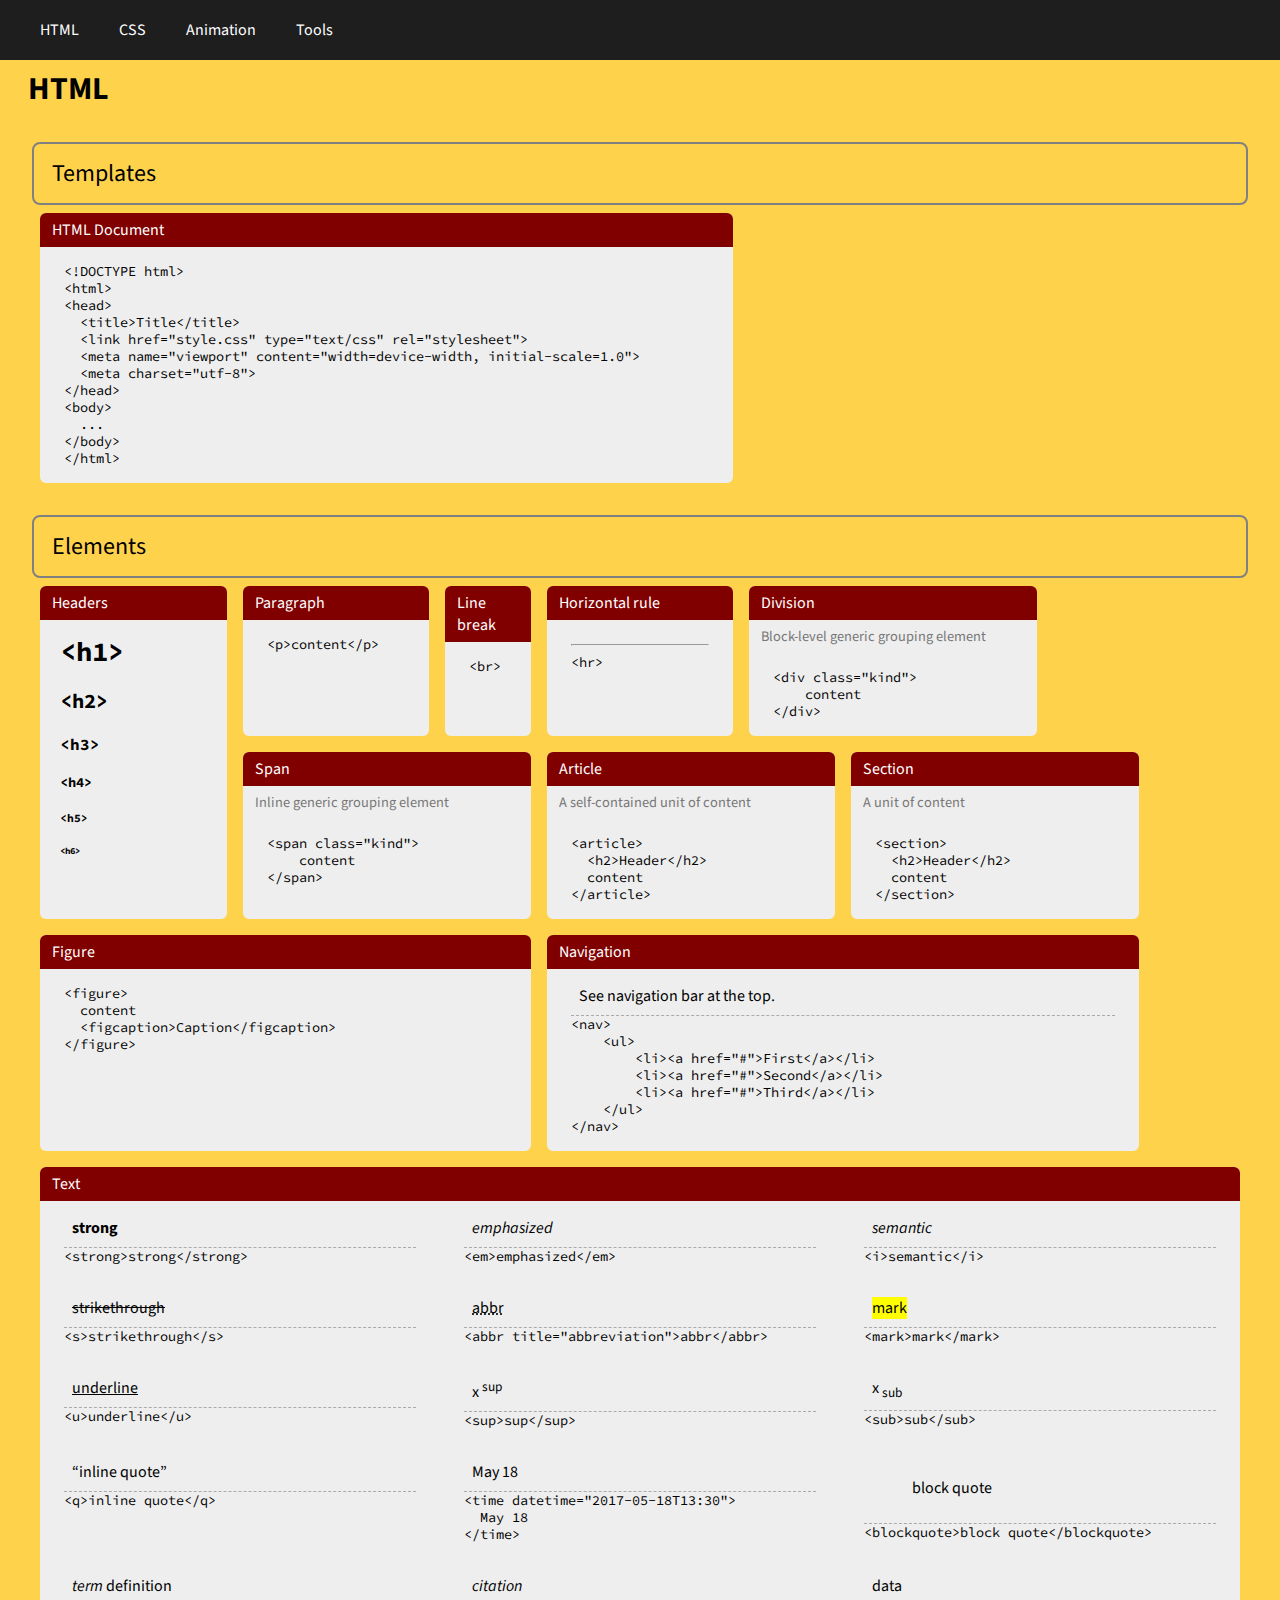
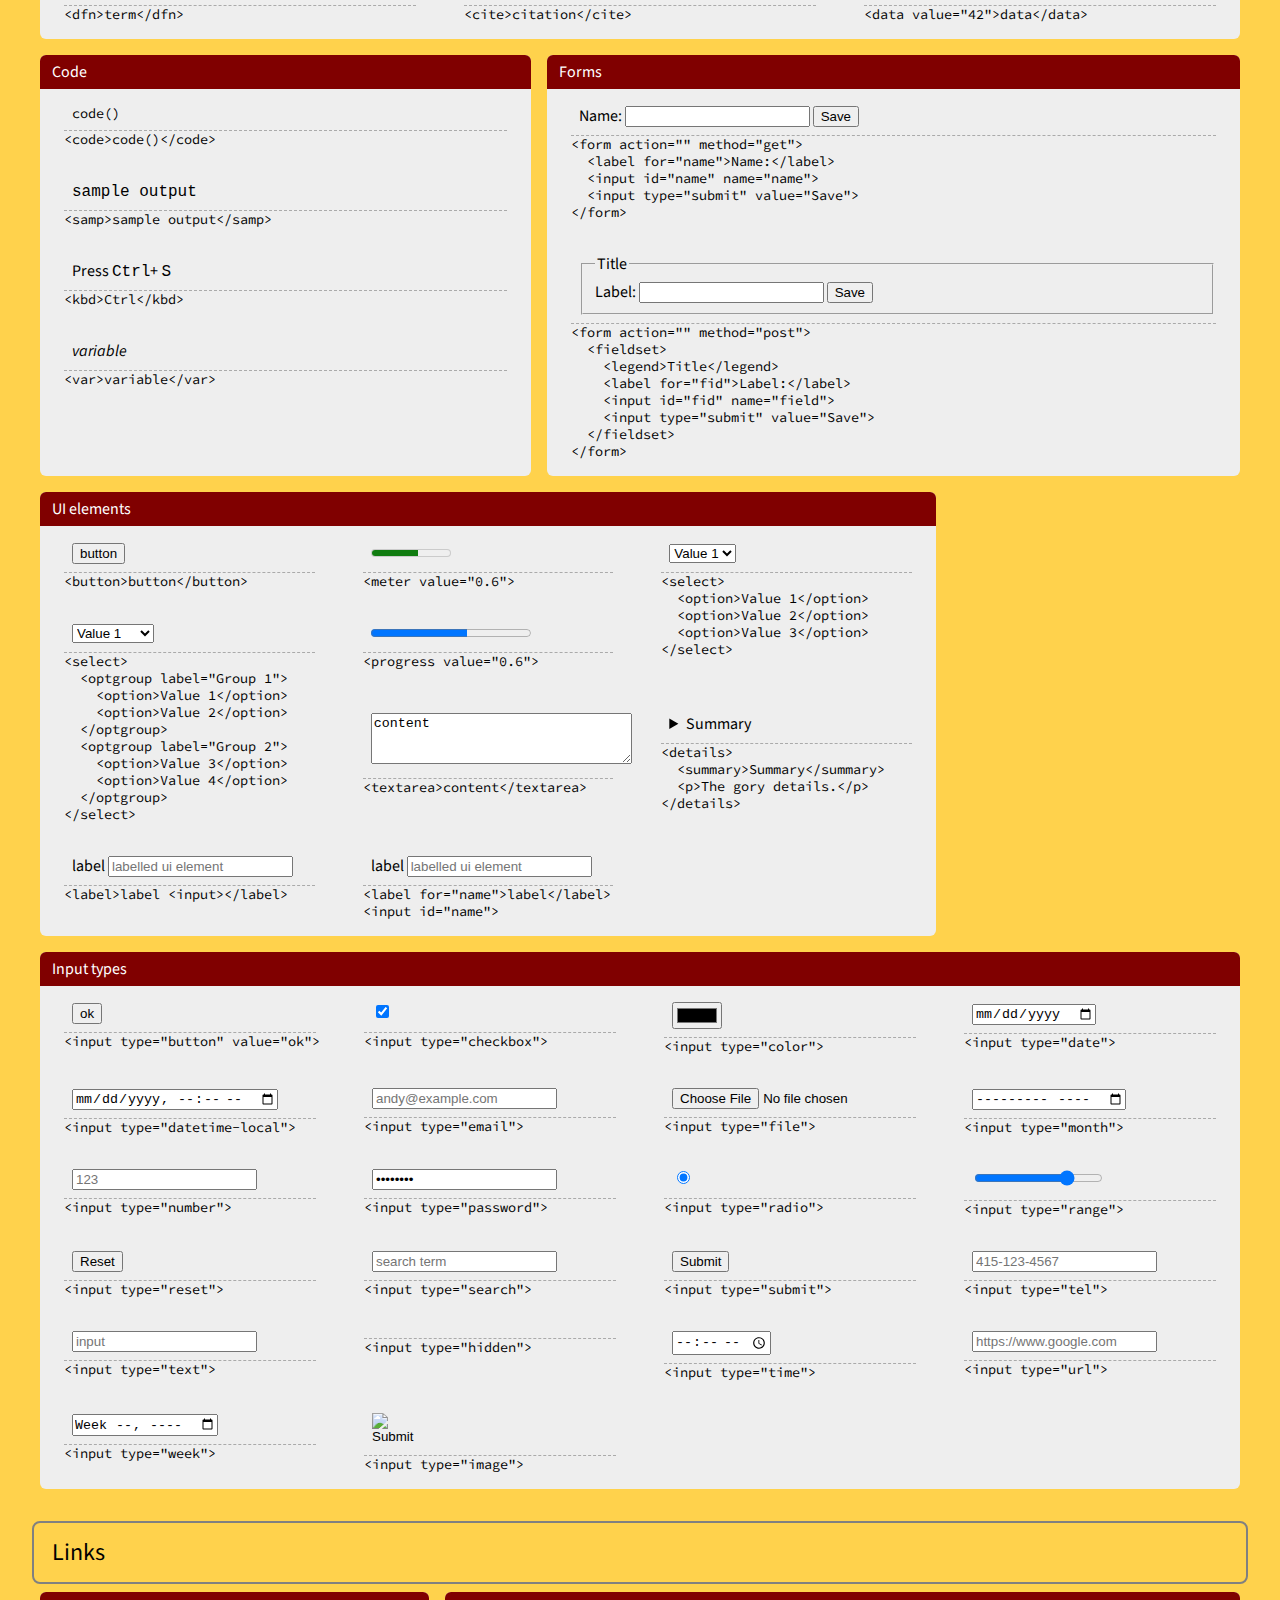
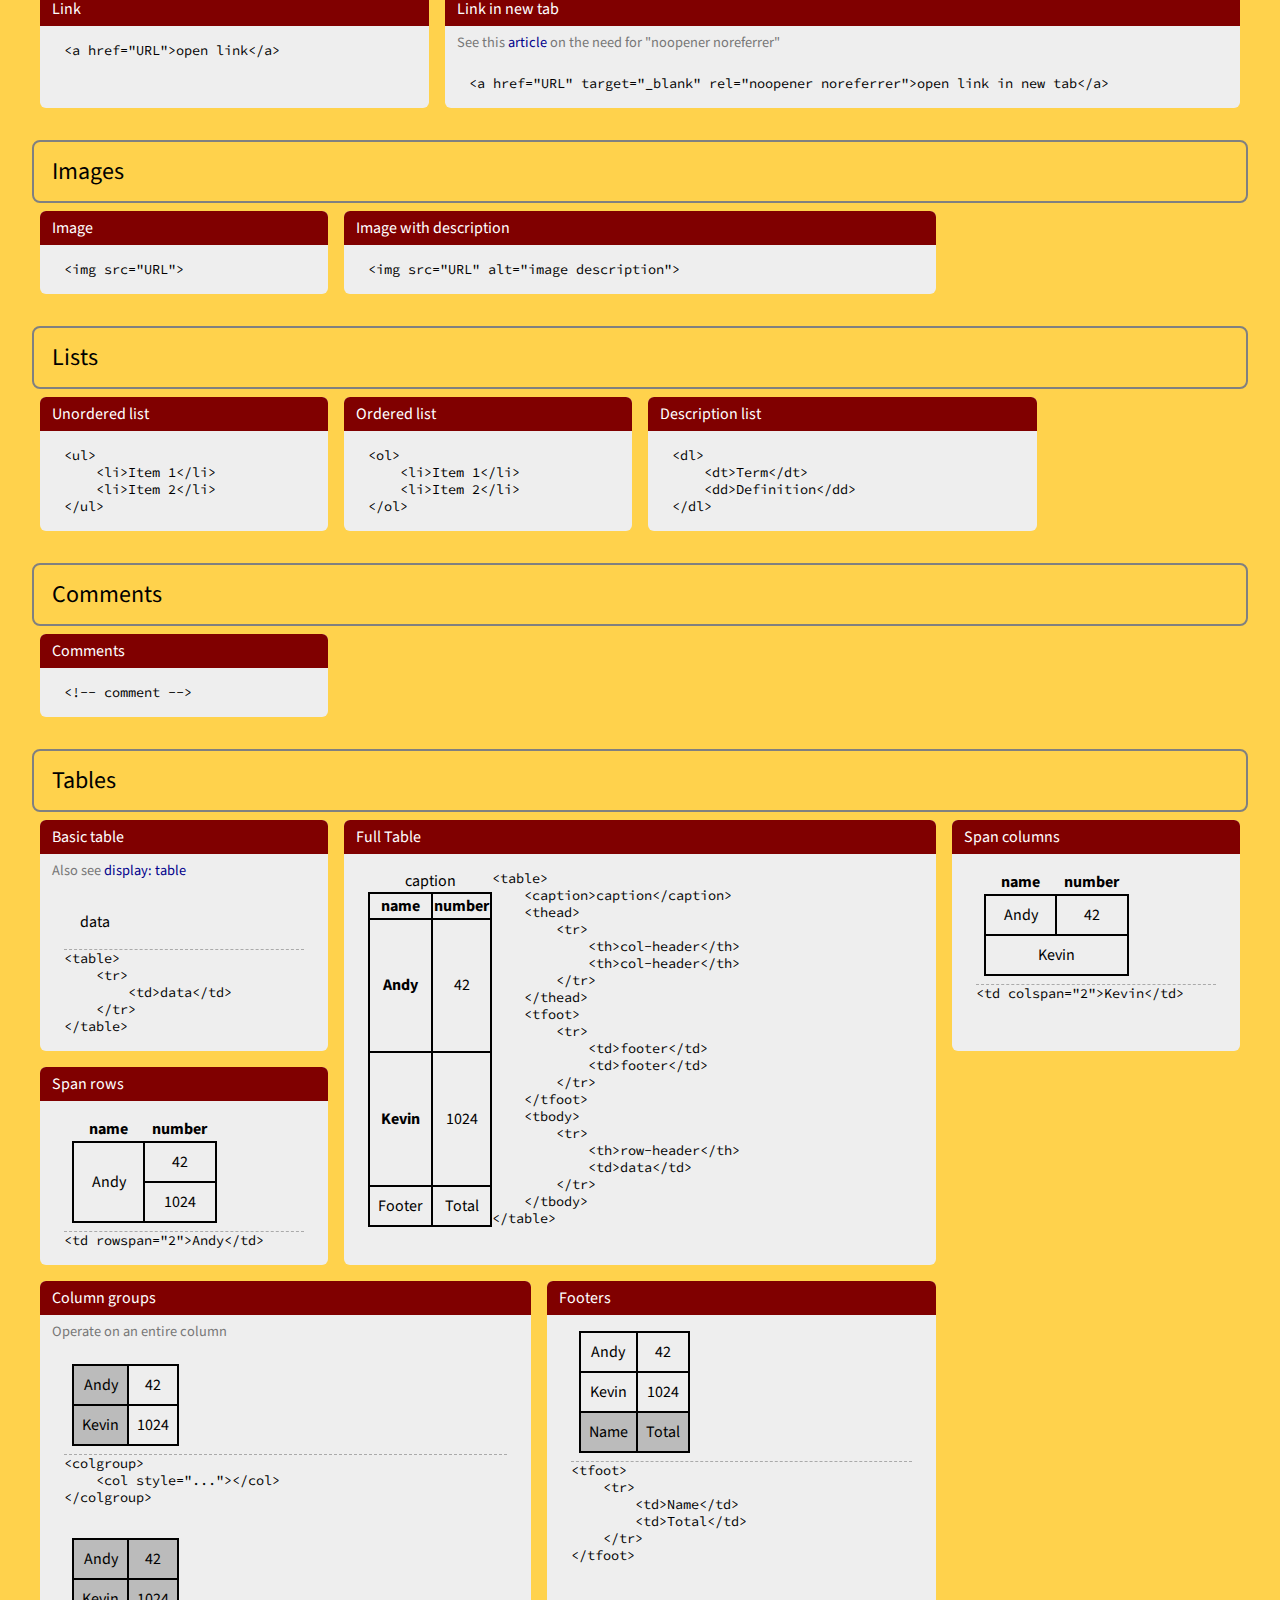
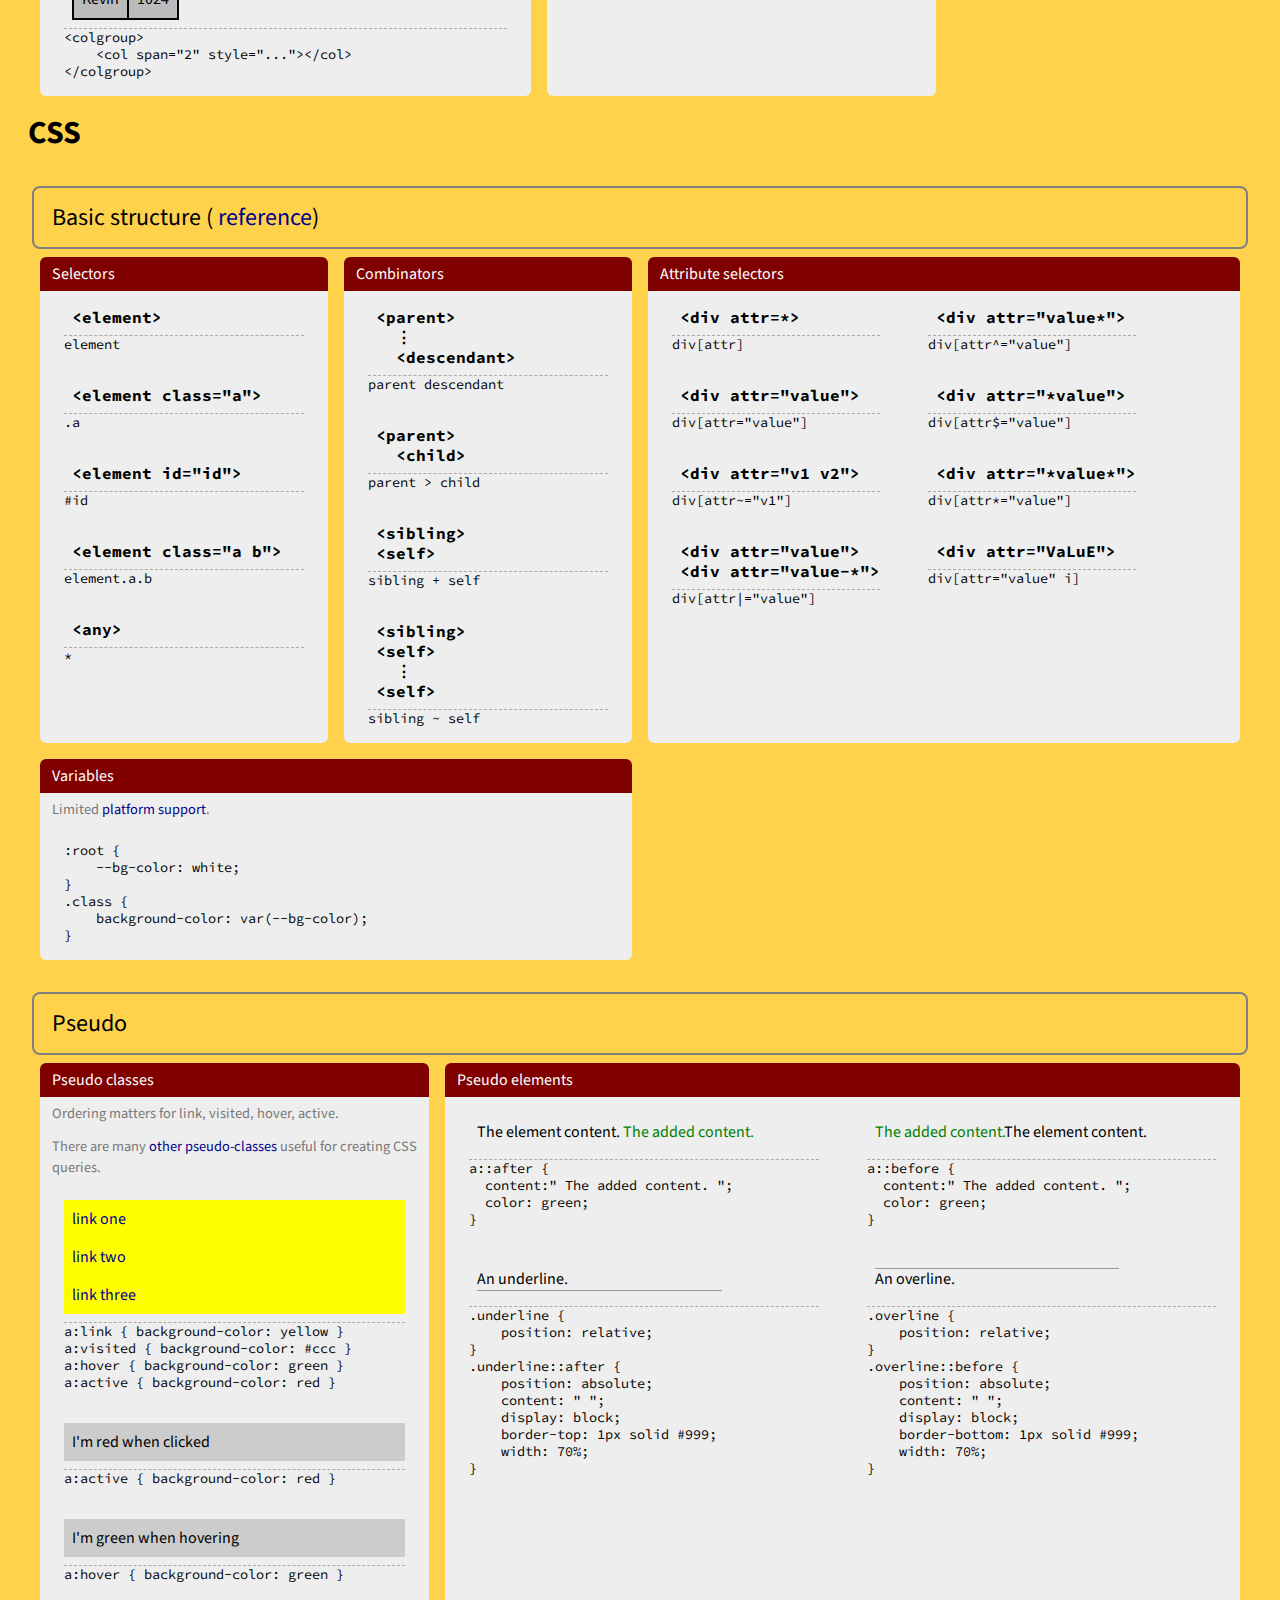
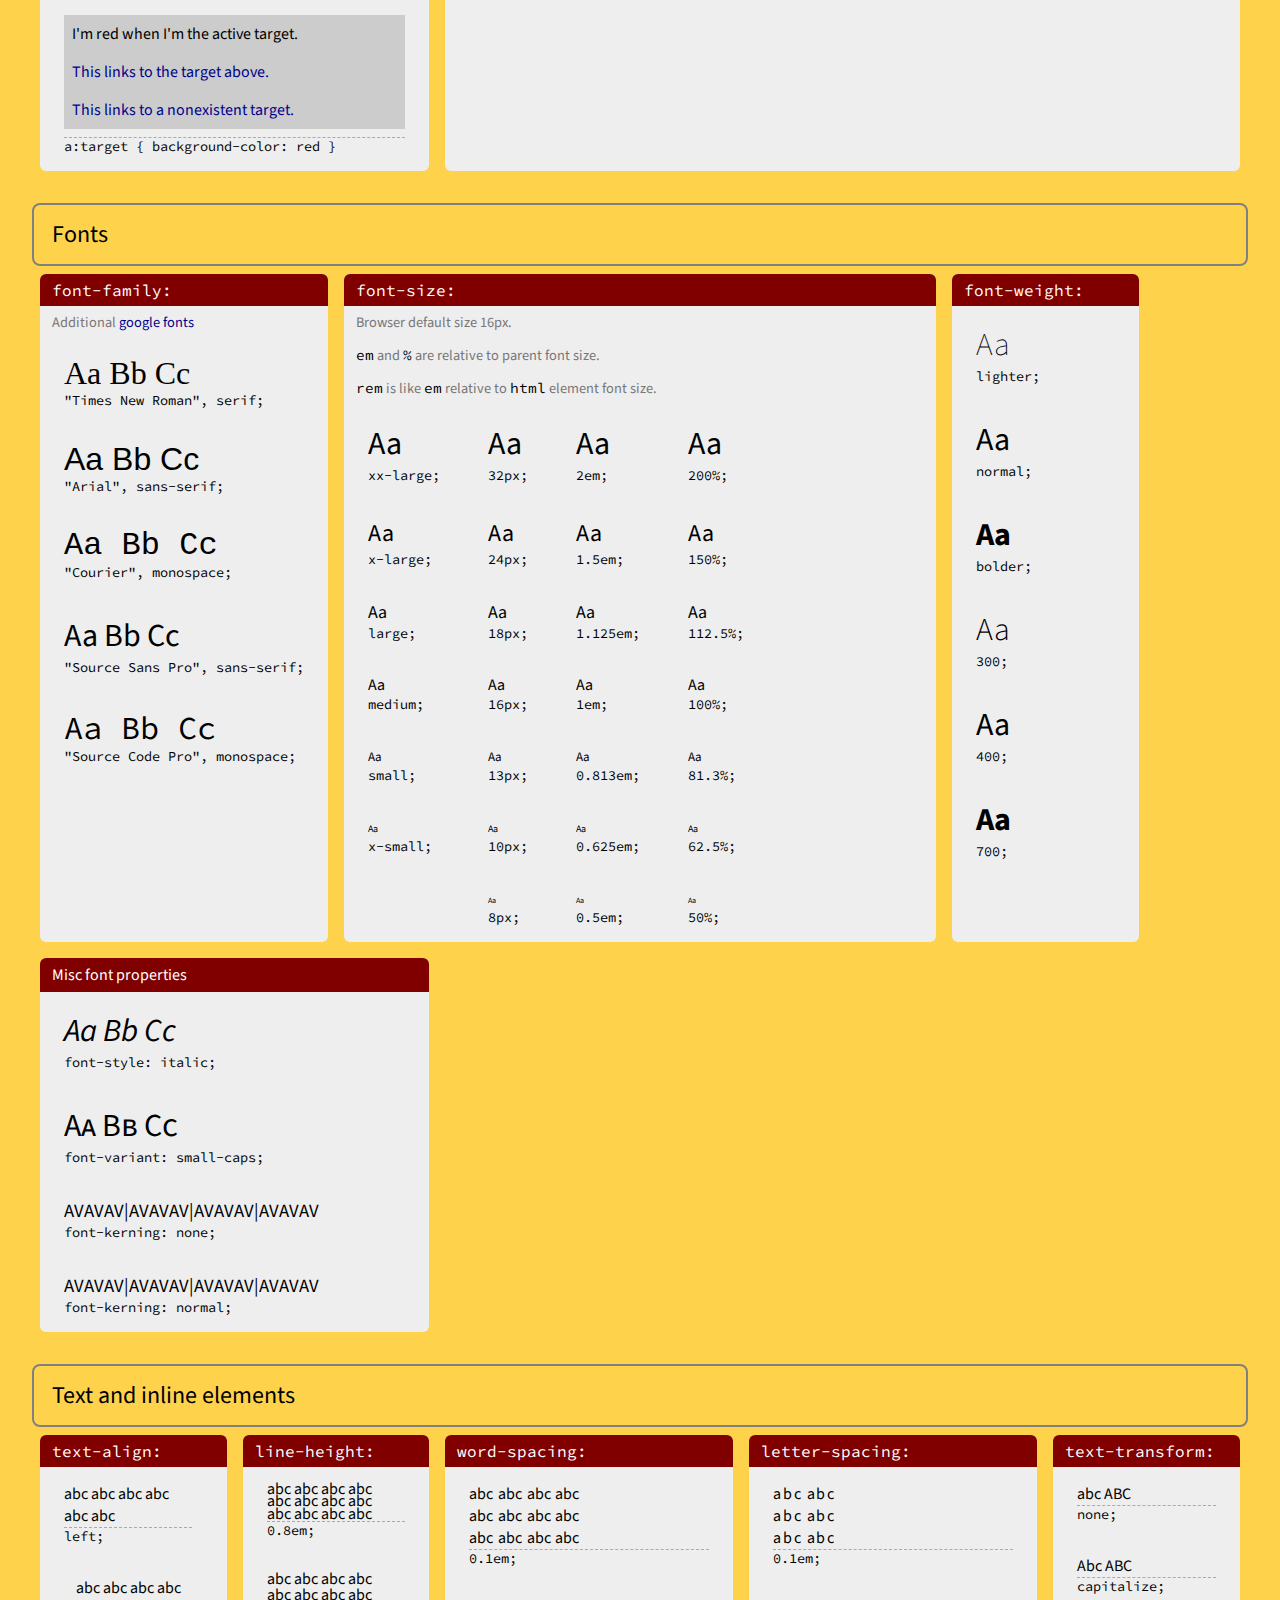
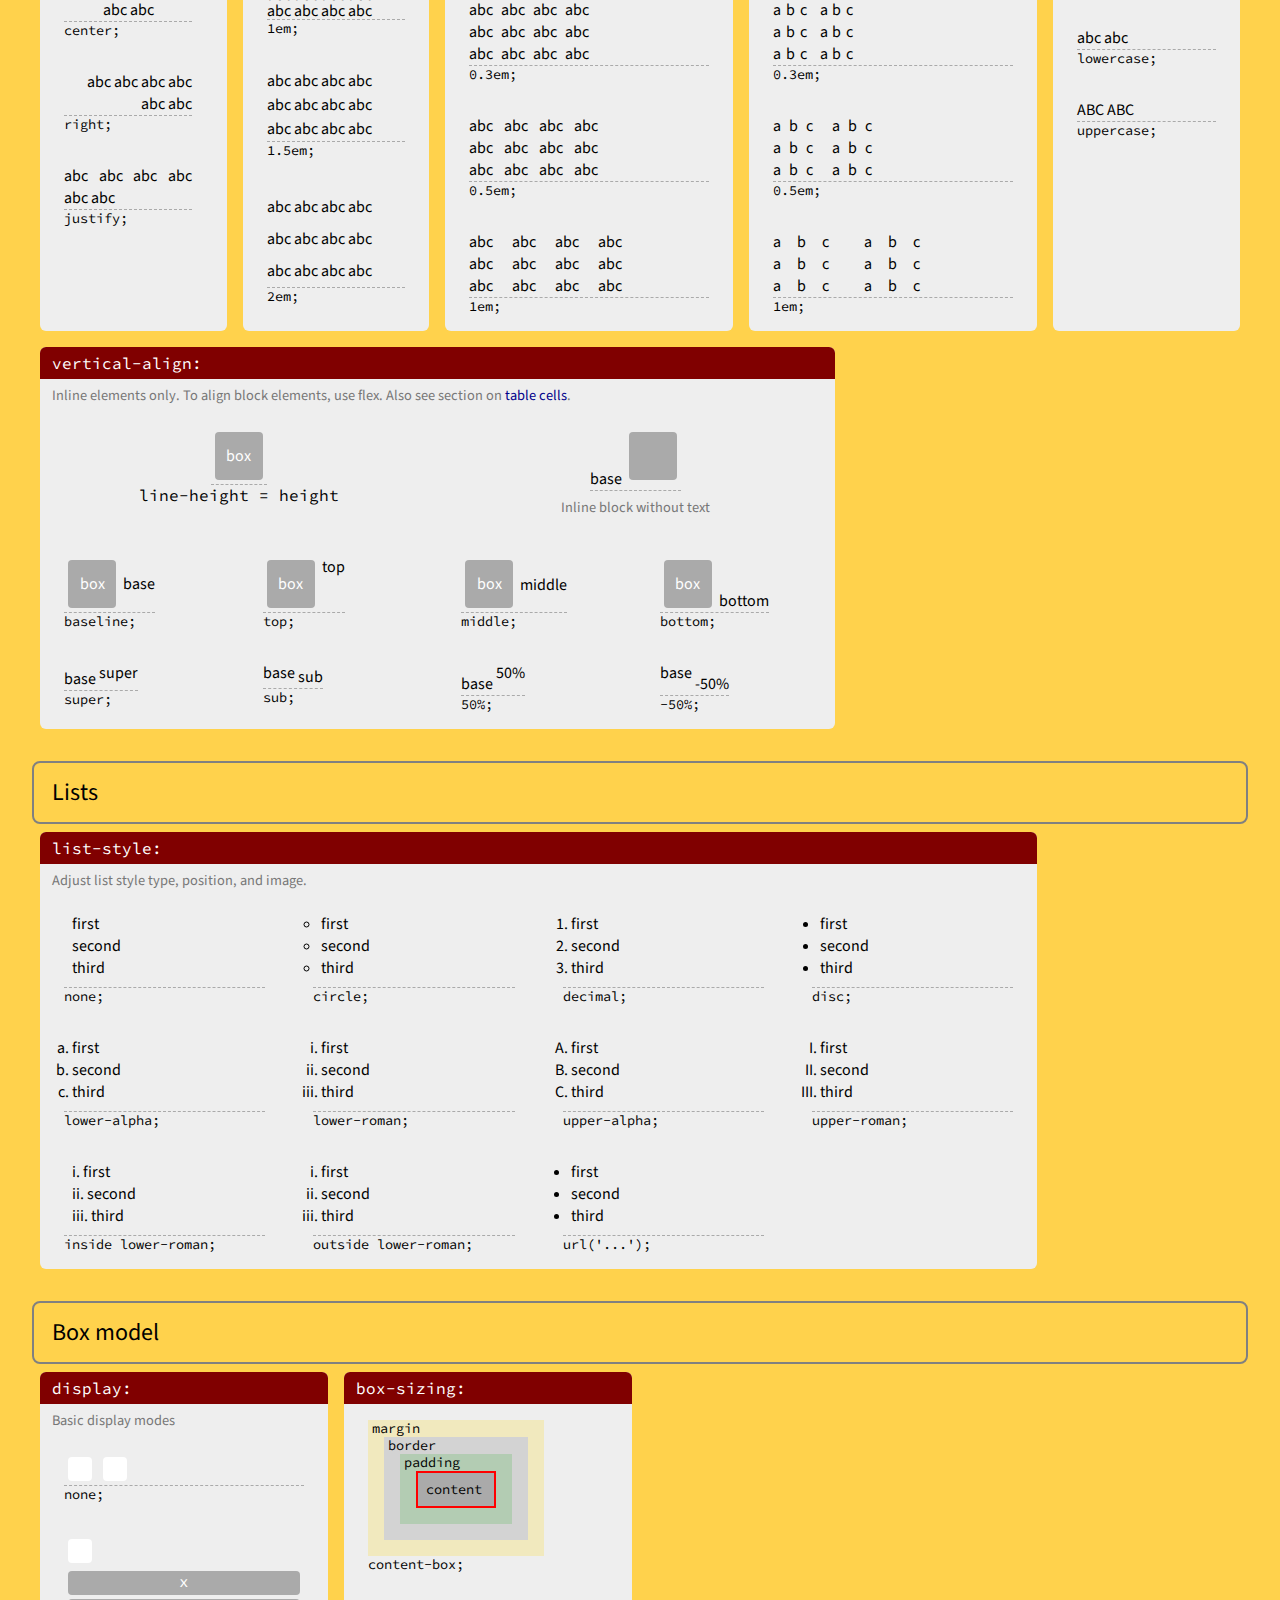
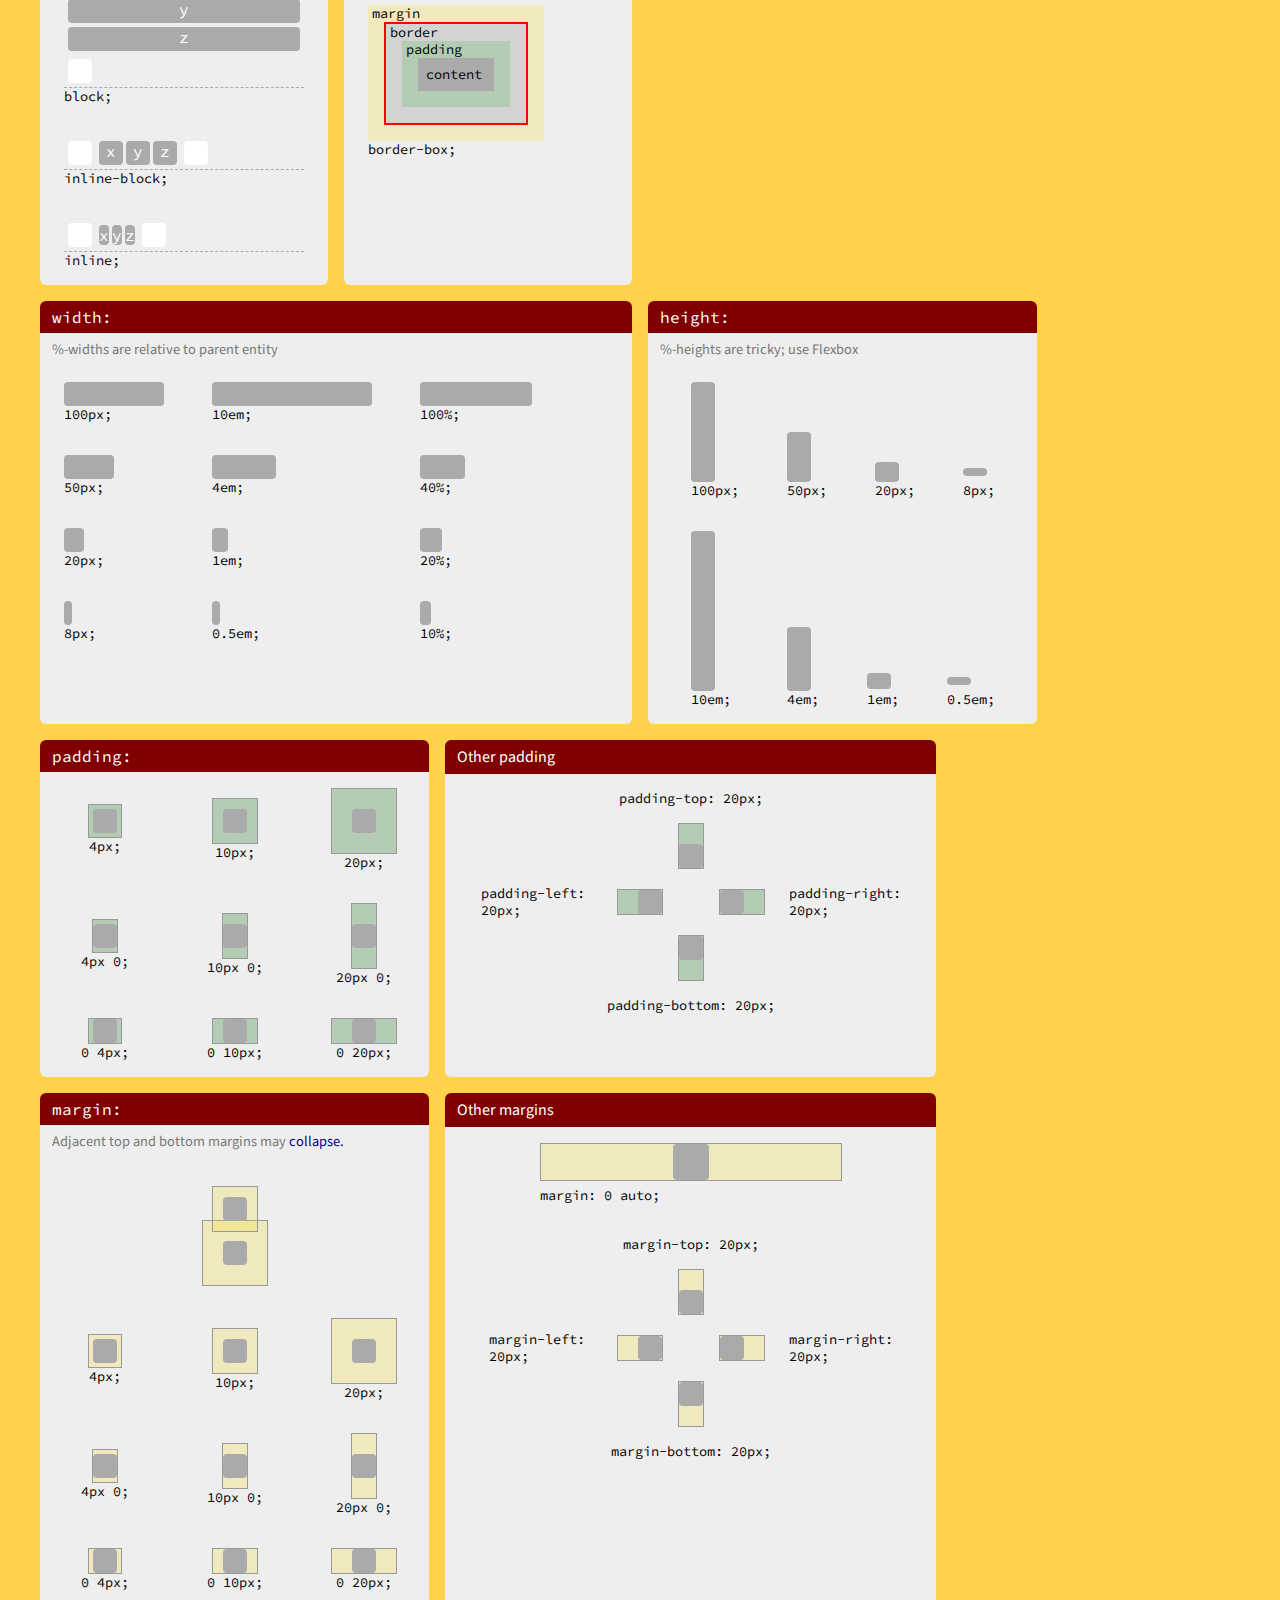
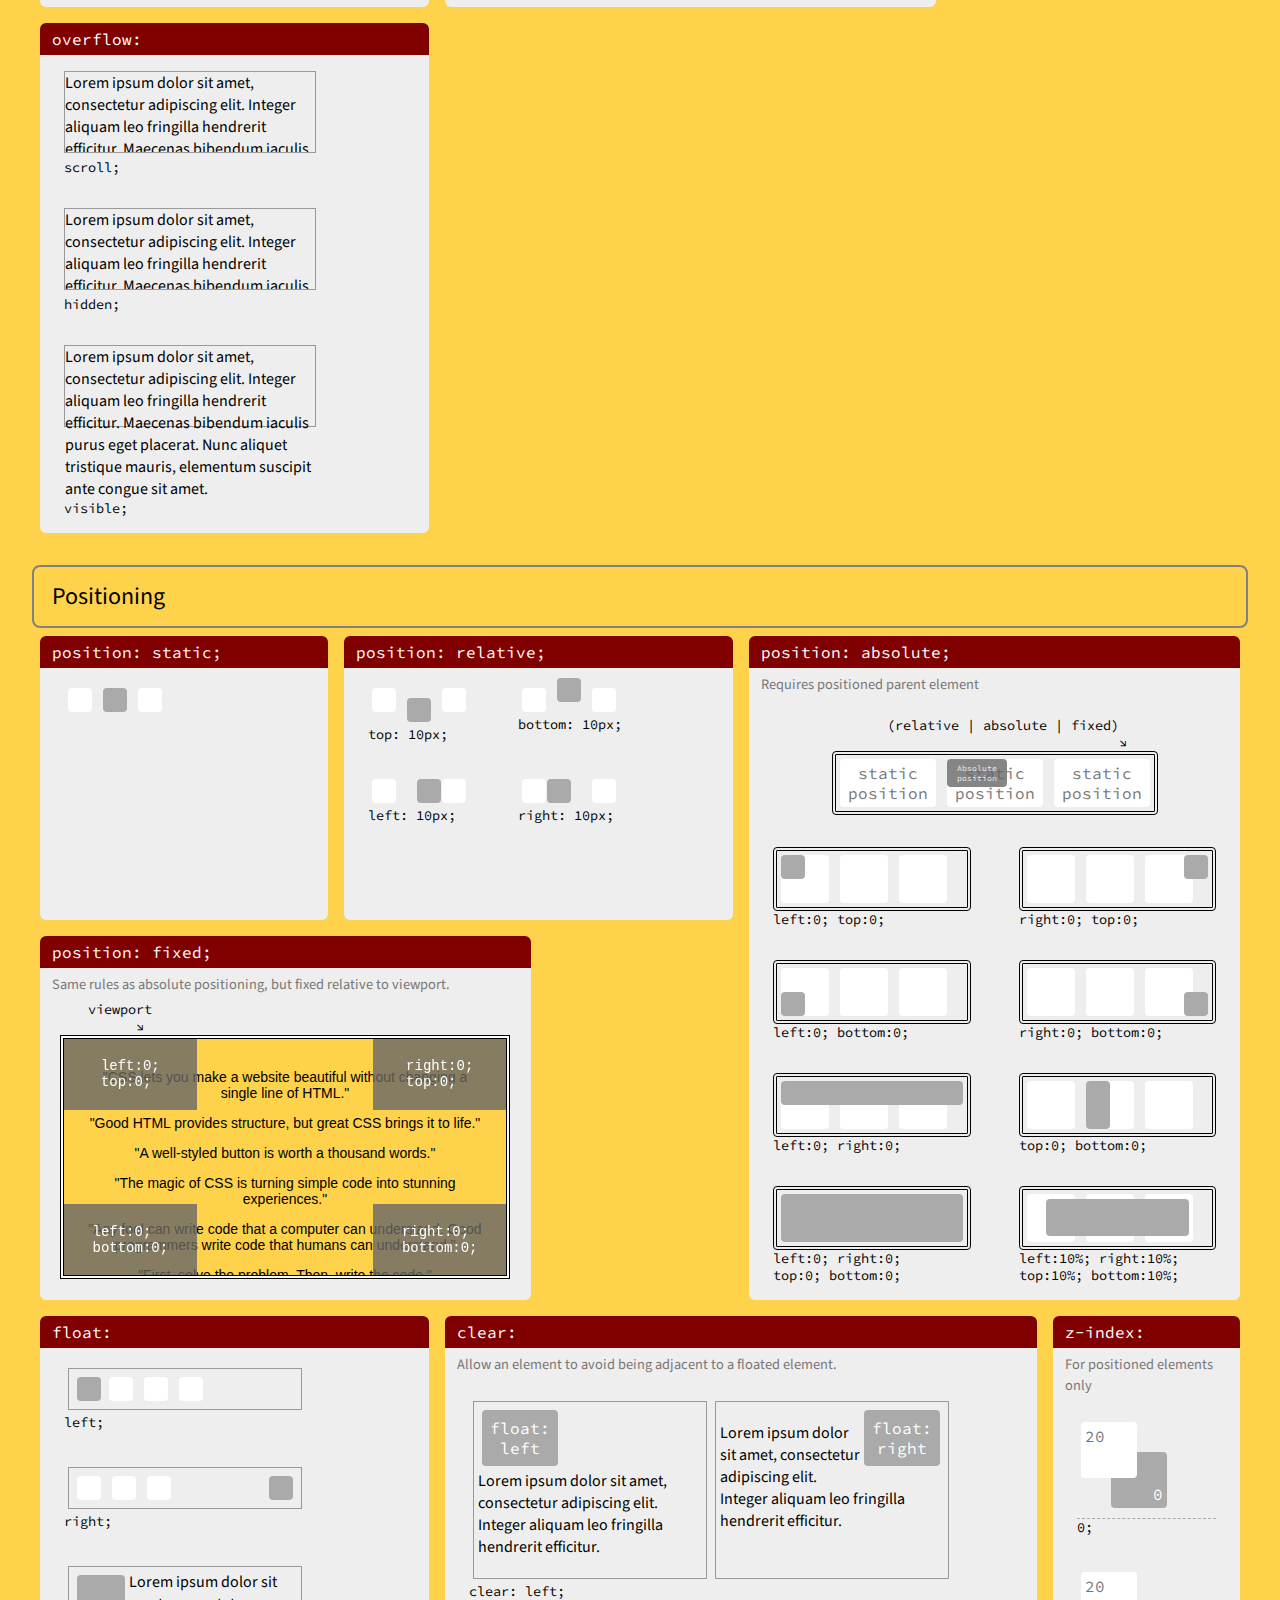
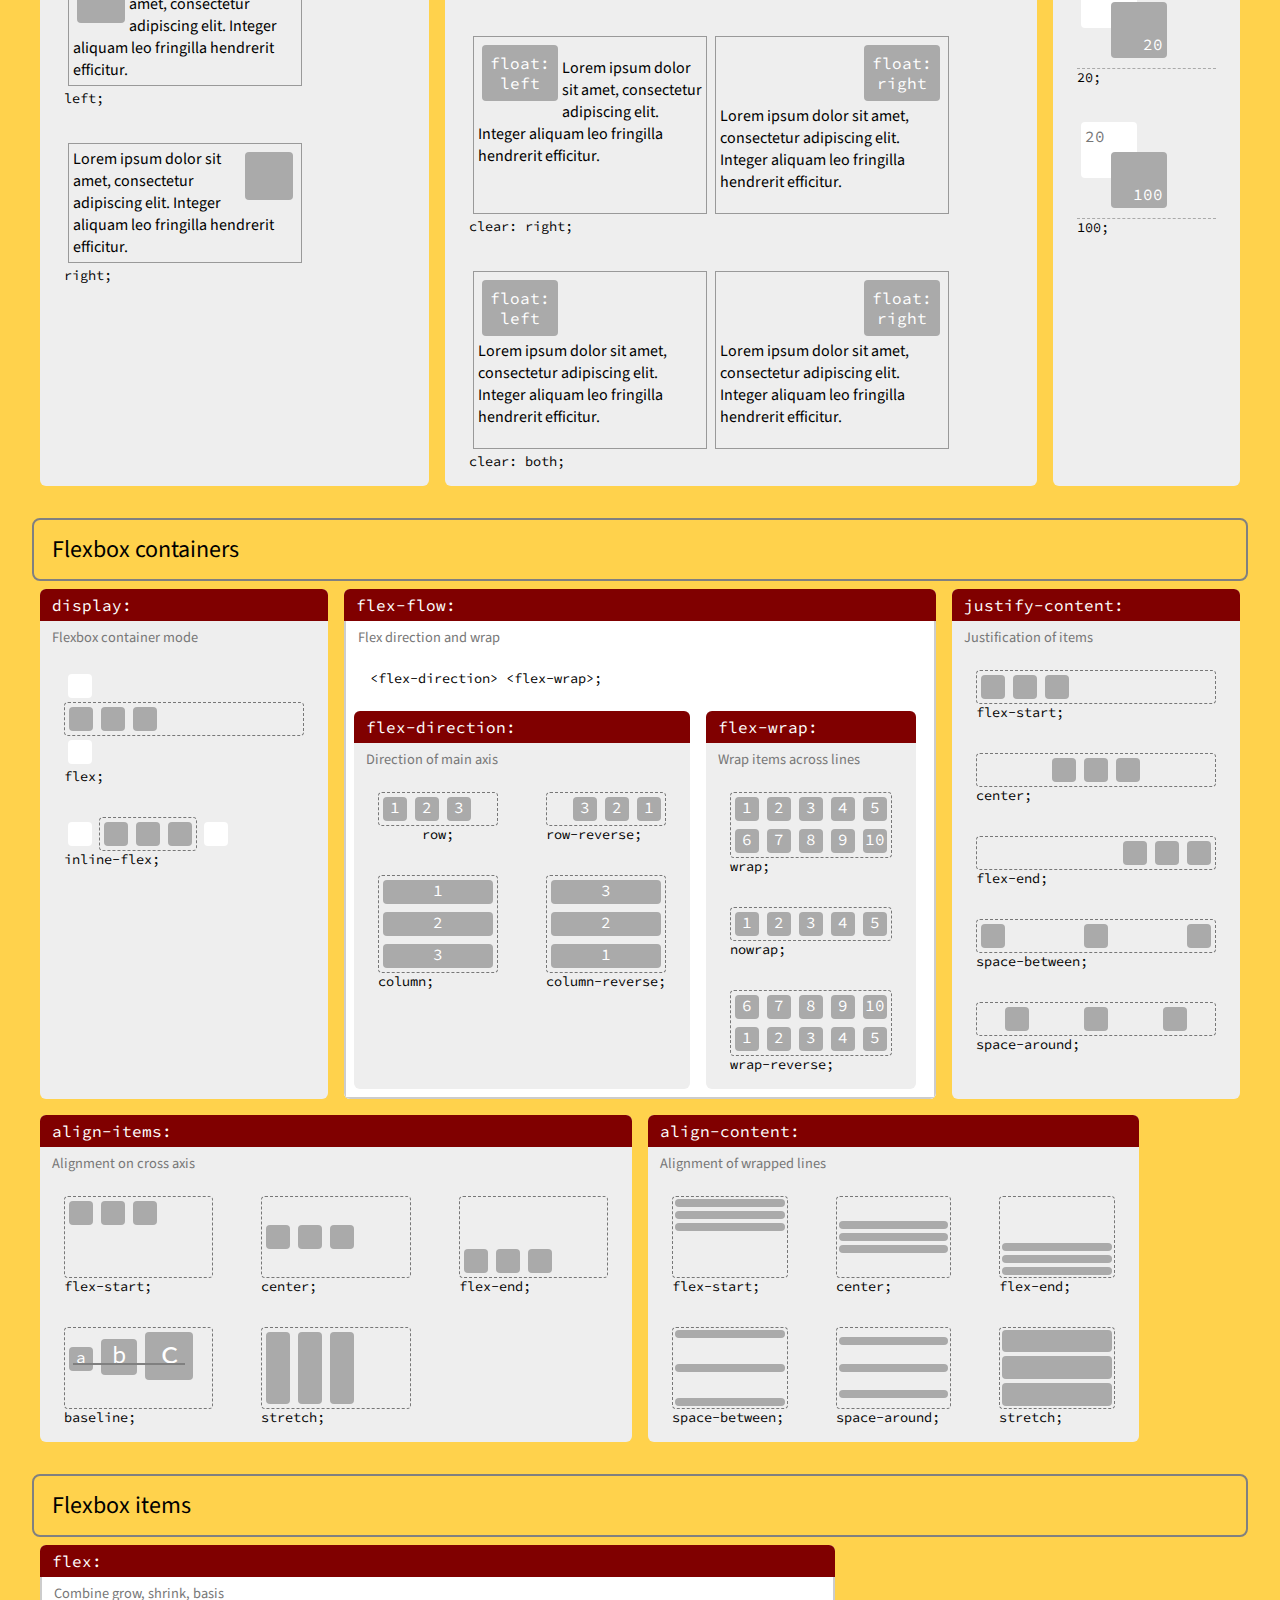
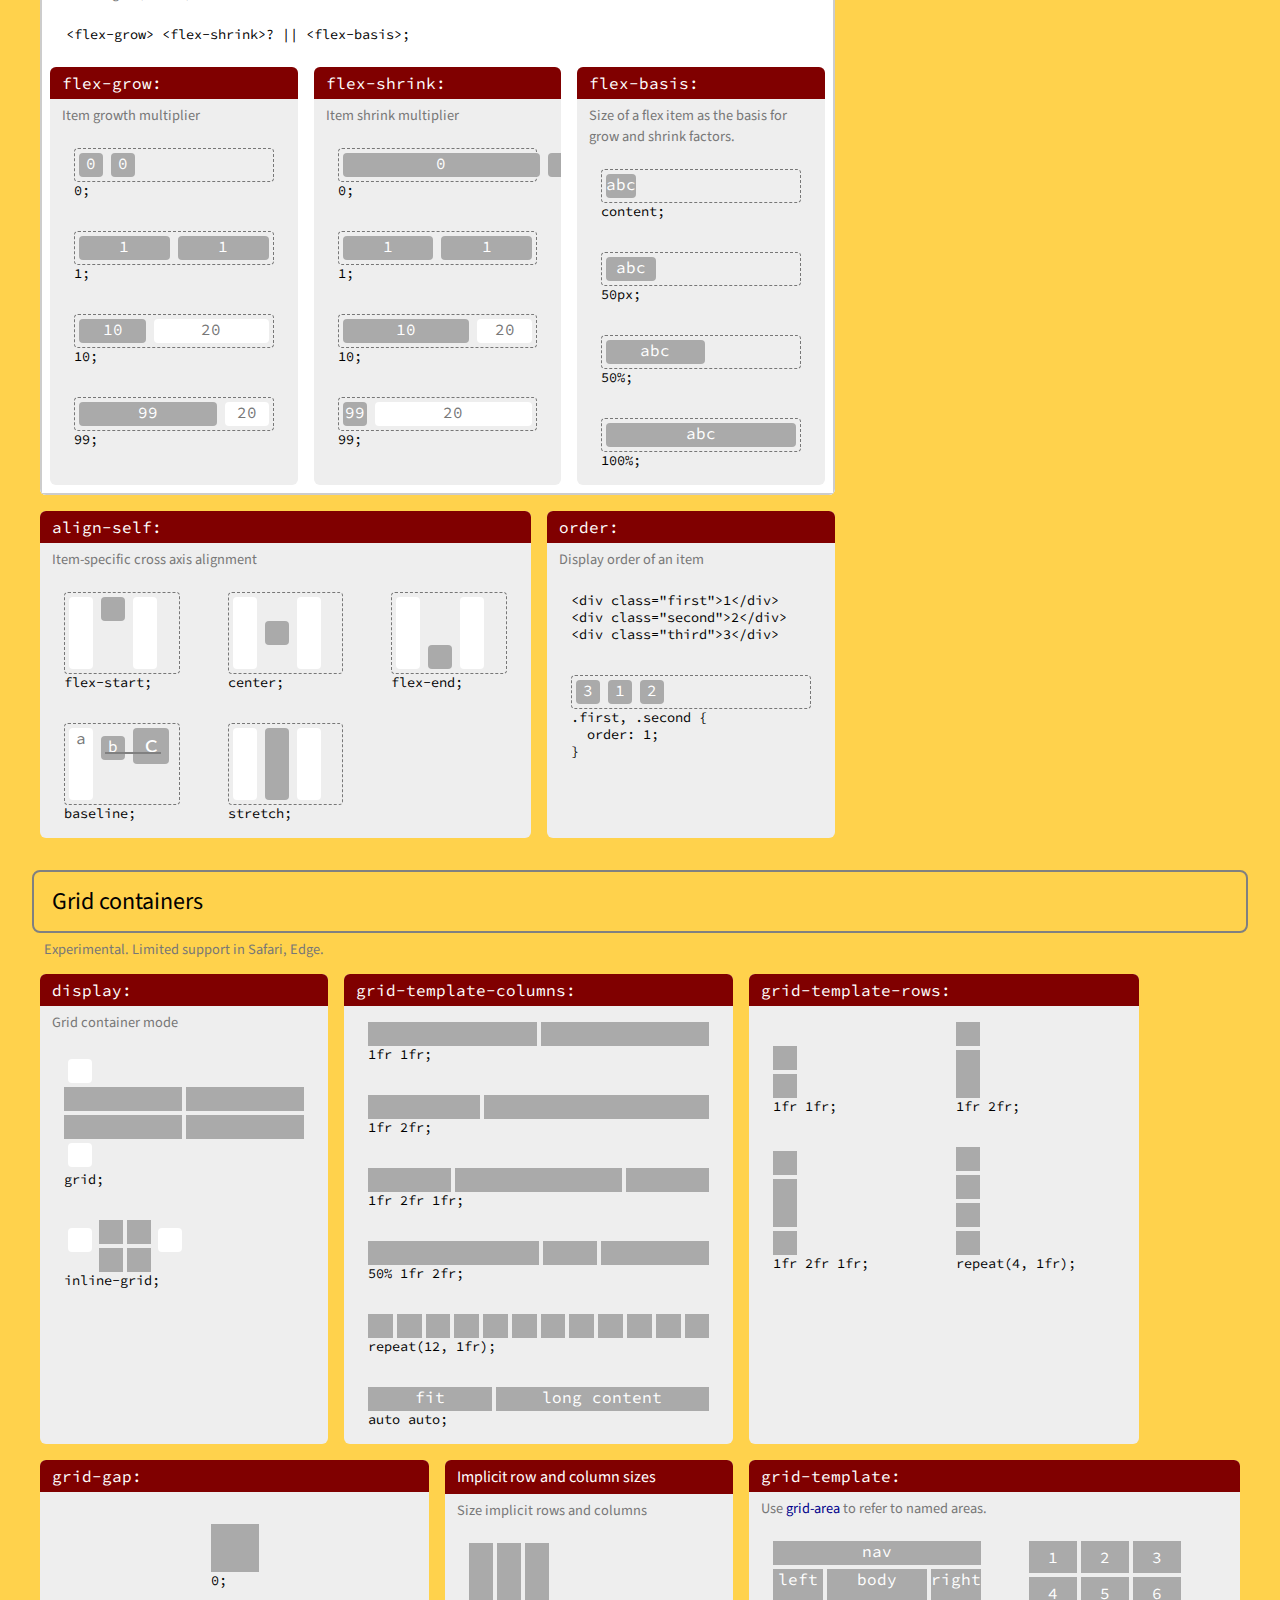
<file: template/index.html>
<!DOCTYPE html>
<html>

<head>
    <title>Jay' Tuts</title>
    <link href="style.css" type="text/css" rel="stylesheet">
    <link href="https://fonts.googleapis.com/css?family=Source+Code+Pro" rel="stylesheet">
    <link href="https://fonts.googleapis.com/css?family=Source+Sans+Pro:300,400,700" rel="stylesheet">
    <meta name="viewport" content="width=device-width, initial-scale=1.0">
    <meta charset="utf-8">
</head>

<!-- div.section>h2+div.snippet>h2+div.codeblock>div.ex+code -->

<body>


    <main>

    <nav>
        <ul class="left">
            <li>
                <a href="index.html#html">HTML</a>
            </li>
            <li>
                <a href="index.html#css">CSS</a>
            </li>
            <li>
                <a href="animation.html#animation">Animation</a>
            </li>
            <li>
                <a href="tools.html">Tools</a>
            </li>
        </ul>
       <!--  <ul class="right">
            <li>
                
               <a href="#" target="_blank" rel="noopener noreferrer">
                    
              <ion-icon name="logo-facebook"></ion-icon> 
            

                </a>
            </li>
        </ul> -->
    </nav>

    <div class="size-boxes">
        <div class="size-box box-1">100px</div>
        <div class="size-box box-2">100px</div>
        <div class="size-box box-3">100px</div>
        <div class="size-box box-4">100px</div>
        <div class="size-box box-5">100px</div>
        <div class="size-box box-6">100px</div>
        <div class="size-box box-7">100px</div>
        <div class="size-box box-8">100px</div>
        <div class="size-box box-9">100px</div>
        <div class="size-box box-10">100px</div>
        <div class="size-box box-11">100px</div>
        <div class="size-box box-12">100px</div>
        <div class="size-box box-13">100px</div>
        <div class="size-box box-14">100px</div>
        <div class="size-box box-15">100px</div>
        <div class="size-box box-16">100px</div>
        <div class="size-box box-17">100px</div>
        <div class="size-box box-18">100px</div>
        <div class="size-box box-19">100px</div>
        <div class="size-box box-20">100px</div>
        <div class="size-box box-21">100px</div>
        <div class="size-box box-22">100px</div>
        <div class="size-box box-23">100px</div>
        <div class="size-box box-24">100px</div>
    </div>

    <section id="html">
        <h1>HTML</h1>
        <section id="html-templates">
            <h2>Templates</h2>
            <div class="snippet span-7">
                <h2>HTML Document</h2>
                <div class="codeblock">
                    <code>&lt;!DOCTYPE html&gt;</code>
                    <code>&lt;html&gt;</code>
                    <code>&lt;head&gt;</code>
                    <code>  &lt;title&gt;Title&lt;/title&gt;</code>
                    <code>  &lt;link href="style.css" type="text/css" rel="stylesheet"&gt;</code>
                    <code>  &lt;meta name=&quot;viewport&quot; content=&quot;width=device-width, initial-scale=1.0&quot;&gt;</code>
                    <code>  &lt;meta charset=&quot;utf-8&quot;&gt;</code>
                    <code>&lt;/head&gt;</code>
                    <code>&lt;body&gt;</code>
                    <code>  ...</code>
                    <code>&lt;/body&gt;</code>
                    <code>&lt;/html&gt;</code>
                </div>
            </div>
        </section>
        <section id="html-elements">
            <h2>Elements</h2>
            <div class="snippet span-rows-2 span-2">
                <h2>Headers</h2>
                <div class="codeblock ex-header">
                    <code><h1>&lt;h1&gt;</h1></code>
                </div>
                <div class="codeblock ex-header">
                    <code><h2>&lt;h2&gt;</h2></code>
                </div>
                <div class="codeblock ex-header">
                    <code><h3>&lt;h3&gt;</h3></code>
                </div>
                <div class="codeblock ex-header">
                    <code><h4>&lt;h4&gt;</h4></code>
                </div>
                <div class="codeblock ex-header">
                    <code><h5>&lt;h5&gt;</h5></code>
                </div>
                <div class="codeblock ex-header">
                    <code><h6>&lt;h6&gt;</h6></code>
                </div>
            </div>
            <div class="snippet span-2">
                <h2>Paragraph</h2>
                <div class="codeblock">
                    <code>&lt;p&gt;content&lt;/p&gt;</code>
                </div>
            </div>
            <div class="snippet span-1">
                <h2>Line break</h2>
                <div class="codeblock">
                    <code>&lt;br&gt;</code>
                </div>
            </div>
            <div class="snippet span-2">
                <h2>Horizontal rule</h2>
                <div class="codeblock">
                    <hr>
                    <code>&lt;hr&gt;</code>
                </div>
            </div>
            <div class="snippet">
                <h2>Division</h2>
                <h3>Block-level generic grouping element</h3>
                <div class="codeblock">
                    <code>&lt;div class=&quot;kind&quot;&gt;</code>
                    <code>    content</code>
                    <code>&lt;/div&gt;</code>
                </div>
            </div>
            <div class="snippet">
                <h2>Span</h2>
                <h3>Inline generic grouping element</h3>
                <div class="codeblock">
                    <code>&lt;span class=&quot;kind&quot;&gt;</code>
                    <code>    content</code>
                    <code>&lt;/span&gt;</code>
                </div>
            </div>
            <div class="snippet">
                <h2>Article</h2>
                <h3>A self-contained unit of content</h3>
                <div class="codeblock">
                    <code>&lt;article&gt;</code>
                    <code>  &lt;h2&gt;Header&lt;/h2&gt;</code>
                    <code>  content</code>
                    <code>&lt;/article&gt;</code>
                </div>
            </div>
            <div class="snippet">
                <h2>Section</h2>
                <h3>A unit of content</h3>
                <div class="codeblock">
                    <code>&lt;section&gt;</code>
                    <code>  &lt;h2&gt;Header&lt;/h2&gt;</code>
                    <code>  content</code>
                    <code>&lt;/section&gt;</code>
                </div>
            </div>
            <div class="snippet span-5">
                <h2>Figure</h2>
                <div class="codeblock">
                    <code>&lt;figure&gt;</code>
                    <code>  content</code>
                    <code>  &lt;figcaption&gt;Caption&lt;/figcaption&gt;</code>
                    <code>&lt;/figure&gt;</code>
                </div>
            </div>
            <div class="snippet span-6">
                <h2>Navigation</h2>
                <div class="codeblock" id="html-elements-nav">
                    <div class="ex-element">
                        See navigation bar at the top.
                    </div>
                    <code>&lt;nav&gt;</code>
                    <code>    &lt;ul&gt;</code>
                    <code>        &lt;li&gt;&lt;a href=&quot;#&quot;&gt;First&lt;/a&gt;&lt;/li&gt;</code>
                    <code>        &lt;li&gt;&lt;a href=&quot;#&quot;&gt;Second&lt;/a&gt;&lt;/li&gt;</code>
                    <code>        &lt;li&gt;&lt;a href=&quot;#&quot;&gt;Third&lt;/a&gt;&lt;/li&gt;</code>
                    <code>    &lt;/ul&gt;</code>
                    <code>&lt;/nav&gt;</code>
                </div>
            </div>
            <div class="snippet span-12">
                <h2>Text</h2>
                <div class="grid col-3">
                    <div class="codeblock">
                        <div class="ex-element">
                            <strong>strong</strong>
                        </div>
                        <code>&lt;strong&gt;strong&lt;/strong&gt;</code>
                    </div>
                    <div class="codeblock">
                        <div class="ex-element">
                            <em>emphasized</em>
                        </div>
                        <code>&lt;em&gt;emphasized&lt;/em&gt;</code>
                    </div>
                    <div class="codeblock">
                        <div class="ex-element">
                            <i>semantic</i>
                        </div>
                        <code>&lt;i&gt;semantic&lt;/i&gt;</code>
                    </div>
                    <div class="codeblock">
                        <div class="ex-element">
                            <s>strikethrough</s>
                        </div>
                        <code>&lt;s&gt;strikethrough&lt;/s&gt;</code>
                    </div>
                    <div class="codeblock">
                        <div class="ex-element">
                            <abbr title="abbreviation">abbr</abbr>
                        </div>
                        <code>&lt;abbr title=&quot;abbreviation&quot;&gt;abbr&lt;/abbr&gt;</code>
                    </div>
                    <div class="codeblock">
                        <div class="ex-element">
                            <mark>mark</mark>
                        </div>
                        <code>&lt;mark&gt;mark&lt;/mark&gt;</code>
                    </div>
                    <div class="codeblock">
                        <div class="ex-element">
                            <u>underline</u>
                        </div>
                        <code>&lt;u&gt;underline&lt;/u&gt;</code>
                    </div>
                    <div class="codeblock">
                        <div class="ex-element">
                            x
                            <sup>sup</sup>
                        </div>
                        <code>&lt;sup&gt;sup&lt;/sup&gt;</code>
                    </div>
                    <div class="codeblock">
                        <div class="ex-element">
                            x
                            <sub>sub</sub>
                        </div>
                        <code>&lt;sub&gt;sub&lt;/sub&gt;</code>
                    </div>
                    <div class="codeblock">
                        <div class="ex-element">
                            <q>inline quote</q>
                        </div>
                        <code>&lt;q&gt;inline quote&lt;/q&gt;</code>
                    </div>
                    <div class="codeblock">
                        <div class="ex-element">
                            <time datetime="2017-05-18T15:31">May 18</time>
                        </div>
                        <code>&lt;time datetime=&quot;2017-05-18T13:30&quot;&gt;<br>&nbsp;&nbsp;May 18<br>&lt;/time&gt;</code>
                    </div>
                    <div class="codeblock">
                        <div class="ex-element">
                            <blockquote>block quote</blockquote>
                        </div>
                        <code>&lt;blockquote&gt;block quote&lt;/blockquote&gt;</code>
                    </div>
                    <div class="codeblock">
                        <div class="ex-element">
                            <dfn>term</dfn> definition
                        </div>
                        <code>&lt;dfn&gt;term&lt;/dfn&gt;</code>
                    </div>
                    <div class="codeblock">
                        <div class="ex-element">
                            <cite>citation</cite>
                        </div>
                        <code>&lt;cite&gt;citation&lt;/cite&gt;</code>
                    </div>
                    <div class="codeblock">
                        <div class="ex-element">
                            <data value="42">data</data>
                        </div>
                        <code>&lt;data value="42"&gt;data&lt;/data&gt;</code>
                    </div>
                </div>
            </div>
            <div class="snippet span-5">
                <h2>Code</h2>
                <div class="codeblock">
                    <div class="ex-element">
                        <code>code()</code>
                    </div>
                    <code>&lt;code&gt;code()&lt;/code&gt;</code>
                </div>
                <div class="codeblock">
                    <div class="ex-element">
                        <samp>sample output</samp>
                    </div>
                    <code>&lt;samp&gt;sample output&lt;/samp&gt;</code>
                </div>
                <div class="codeblock">
                    <div class="ex-element">
                        Press
                        <kbd>Ctrl</kbd>+
                        <kbd>S</kbd>
                    </div>
                    <code>&lt;kbd&gt;Ctrl&lt;/kbd&gt;</code>
                </div>
                <div class="codeblock">
                    <div class="ex-element">
                        <var>variable</var>
                    </div>
                    <code>&lt;var&gt;variable&lt;/var&gt;</code>
                </div>
            </div>
            <div class="snippet span-7">
                <h2>Forms</h2>
                <div class="codeblock">
                    <div class="ex-form">
                        <form action="" method="get">
                            <label for="html-elements-forms-name">Name:</label>
                            <input type="text" id="html-elements-forms-name" name="name">
                            <input type="submit" value="Save">
                        </form>
                    </div>
                    <code>&lt;form action=&quot;&quot; method=&quot;get&quot;&gt;</code>
                    <code>  &lt;label for=&quot;name&quot;&gt;Name:&lt;/label&gt;</code>
                    <code>  &lt;input id=&quot;name&quot; name=&quot;name&quot;&gt;</code>
                    <code>  &lt;input type=&quot;submit&quot; value=&quot;Save&quot;&gt;</code>
                    <code>&lt;/form&gt;</code>
                </div>
                <div class="codeblock">
                    <div class="ex-form">
                        <form action="" method="post">
                            <fieldset>
                                <legend>Title</legend>
                                <label for="html-elements-forms-field">Label:</label>
                                <input type="text" id="html-elements-forms-field" name="field">
                                <input type="submit" value="Save">
                            </fieldset>
                        </form>
                    </div>
                    <code>&lt;form action=&quot;&quot; method=&quot;post&quot;&gt;</code>
                    <code>  &lt;fieldset&gt;</code>
                    <code>    &lt;legend&gt;Title&lt;/legend&gt;</code>
                    <code>    &lt;label for=&quot;fid&quot;&gt;Label:&lt;/label&gt;</code>
                    <code>    &lt;input id=&quot;fid&quot; name=&quot;field&quot;&gt;</code>
                    <code>    &lt;input type=&quot;submit&quot; value=&quot;Save&quot;&gt;</code>
                    <code>  &lt;/fieldset&gt;</code>
                    <code>&lt;/form&gt;</code>
                </div>
            </div>
            <div class="snippet span-9" id="html-ui-elements">
                <h2>UI elements</h2>
                <div class="grid col-3">
                    <div class="codeblock">
                        <div class="ex-element">
                            <button>button</button>
                        </div>
                        <code>&lt;button&gt;button&lt;/button&gt;</code>
                    </div>
                    <div class="codeblock">
                        <div class="ex-element">
                            <meter value="0.6">
                        </div>
                        <code>&lt;meter value="0.6"&gt;</code>
                    </div>
                    <div class="codeblock span-rows-2">
                        <div class="ex-element">
                            <select>
                                <option>Value 1</option>
                                <option>Value 2</option>
                                <option>Value 3</option>
                            </select>
                        </div>
                        <code>&lt;select&gt;</code>
                        <code>  &lt;option&gt;Value 1&lt;/option&gt; </code>
                        <code>  &lt;option&gt;Value 2&lt;/option&gt;</code>
                        <code>  &lt;option&gt;Value 3&lt;/option&gt;</code>
                        <code>&lt;/select&gt;</code>
                    </div>
                    <div class="codeblock span-rows-2">
                        <div class="ex-element">
                            <select>
                                <optgroup label="Group 1">
                                    <option>Value 1</option>
                                    <option>Value 2</option>
                                </optgroup>
                                <optgroup label="Group 2">
                                    <option>Value 3</option>
                                    <option>Value 4</option>
                                </optgroup>
                            </select>
                        </div>
                        <code>&lt;select&gt;</code>
                        <code>  &lt;optgroup label=&quot;Group 1&quot;&gt;</code>
                        <code>    &lt;option&gt;Value 1&lt;/option&gt;</code>
                        <code>    &lt;option&gt;Value 2&lt;/option&gt;</code>
                        <code>  &lt;/optgroup&gt;</code>
                        <code>  &lt;optgroup label=&quot;Group 2&quot;&gt;</code>
                        <code>    &lt;option&gt;Value 3&lt;/option&gt;</code>
                        <code>    &lt;option&gt;Value 4&lt;/option&gt;</code>
                        <code>  &lt;/optgroup&gt;</code>
                        <code>&lt;/select&gt;</code>
                    </div>
                    <div class="codeblock">
                        <div class="ex-element">
                            <progress value="0.6">
                        </div>
                        <code>&lt;progress value="0.6"&gt;</code>
                    </div>
                    <div class="codeblock">
                        <div class="ex-element">
                            <textarea rows="3" cols="30">content</textarea>
                        </div>
                        <code>&lt;textarea&gt;content&lt;/textarea&gt;</code>
                    </div>
                    <div class="codeblock">
                        <div class="ex-element">
                            <details>
                                <summary>Summary</summary>
                                <p>The gory details.</p>
                            </details>
                        </div>
                        <code>&lt;details&gt;</code>
                        <code>  &lt;summary&gt;Summary&lt;/summary&gt;</code>
                        <code>  &lt;p&gt;The gory details.&lt;/p&gt;</code>
                        <code>&lt;/details&gt;</code>
                    </div>
                    <div class="codeblock">
                        <div class="ex-element">
                            <label>label
                                <input placeholder="labelled ui element">
                            </label>
                        </div>
                        <code>&lt;label&gt;label &lt;input&gt;&lt;/label&gt;</code>
                    </div>
                    <div class="codeblock">
                        <div class="ex-element">
                            <label>label
                                <input placeholder="labelled ui element">
                            </label>
                        </div>
                        <code>&lt;label for="name"&gt;label&lt;/label&gt;</code>
                        <code>&lt;input id="name"&gt;</code>
                    </div>
                </div>
            </div>
            <div class="snippet span-12">
                <h2>Input types</h2>
                <div class="grid col-4">
                    <div class="codeblock">
                        <div class="ex-element">
                            <input type="button" value="ok">
                        </div>
                        <code>&lt;input type=&quot;button&quot; value=&quot;ok&quot;&gt;</code>
                    </div>
                    <div class="codeblock">
                        <div class="ex-element">
                            <input type="checkbox" checked>
                        </div>
                        <code>&lt;input type=&quot;checkbox&quot;&gt;</code>
                    </div>
                    <div class="codeblock">
                        <div class="ex-element">
                            <input type="color">
                        </div>
                        <code>&lt;input type=&quot;color&quot;&gt;</code>
                    </div>
                    <div class="codeblock">
                        <div class="ex-element">
                            <input type="date">
                        </div>
                        <code>&lt;input type=&quot;date&quot;&gt;</code>
                    </div>
                    <div class="codeblock">
                        <div class="ex-element">
                            <input type="datetime-local">
                        </div>
                        <code>&lt;input type=&quot;datetime-local&quot;&gt;</code>
                    </div>
                    <div class="codeblock">
                        <div class="ex-element">
                            <input type="email" placeholder="andy@example.com">
                        </div>
                        <code>&lt;input type=&quot;email&quot;&gt;</code>
                    </div>
                    <div class="codeblock">
                        <div class="ex-element">
                            <input type="file">
                        </div>
                        <code>&lt;input type=&quot;file&quot;&gt;</code>
                    </div>
                    <div class="codeblock">
                        <div class="ex-element">
                            <input type="month">
                        </div>
                        <code>&lt;input type=&quot;month&quot;&gt;</code>
                    </div>
                    <div class="codeblock">
                        <div class="ex-element">
                            <input type="number" placeholder="123">
                        </div>
                        <code>&lt;input type=&quot;number&quot;&gt;</code>
                    </div>
                    <div class="codeblock">
                        <div class="ex-element">
                            <input type="password" value="password">
                        </div>
                        <code>&lt;input type=&quot;password&quot;&gt;</code>
                    </div>
                    <div class="codeblock">
                        <div class="ex-element">
                            <input type="radio" checked>
                        </div>
                        <code>&lt;input type=&quot;radio&quot;&gt;</code>
                    </div>
                    <div class="codeblock">
                        <div class="ex-element">
                            <input type="range" value="75">
                        </div>
                        <code>&lt;input type=&quot;range&quot;&gt;</code>
                    </div>
                    <div class="codeblock">
                        <div class="ex-element">
                            <input type="reset">
                        </div>
                        <code>&lt;input type=&quot;reset&quot;&gt;</code>
                    </div>
                    <div class="codeblock">
                        <div class="ex-element">
                            <input type="search" placeholder="search term">
                        </div>
                        <code>&lt;input type=&quot;search&quot;&gt;</code>
                    </div>
                    <div class="codeblock">
                        <div class="ex-element">
                            <input type="submit">
                        </div>
                        <code>&lt;input type=&quot;submit&quot;&gt;</code>
                    </div>
                    <div class="codeblock">
                        <div class="ex-element">
                            <input type="tel" placeholder="415-123-4567">
                        </div>
                        <code>&lt;input type=&quot;tel&quot;&gt;</code>
                    </div>
                    <div class="codeblock">
                        <div class="ex-element">
                            <input type="text" placeholder="input">
                        </div>
                        <code>&lt;input type=&quot;text&quot;&gt;</code>
                    </div>
                    <div class="codeblock">
                        <div class="ex-element">
                            <input type="hidden">
                        </div>
                        <code>&lt;input type=&quot;hidden&quot;&gt;</code>
                    </div>
                    <div class="codeblock">
                        <div class="ex-element">
                            <input type="time">
                        </div>
                        <code>&lt;input type=&quot;time&quot;&gt;</code>
                    </div>
                    <div class="codeblock">
                        <div class="ex-element">
                            <input type="url" placeholder="https://www.google.com">
                        </div>
                        <code>&lt;input type=&quot;url&quot;&gt;</code>
                    </div>
                    <div class="codeblock">
                        <div class="ex-element">
                            <input type="week">
                        </div>
                        <code>&lt;input type=&quot;week&quot;&gt;</code>
                    </div>
                    <div class="codeblock">
                        <div class="ex-element">
                            <input type="image" src="https://www.w3schools.com/html/html5.gif" width="50px">
                        </div>
                        <code>&lt;input type=&quot;image&quot;&gt;</code>
                    </div>
                </div>
            </div>
        </section>
        <section id="html-links">
            <h2>Links</h2>
            <div class="snippet span-4">
                <h2>Link</h2>
                <div class="codeblock">
                    <code>&lt;a href=&quot;URL&quot;&gt;open link&lt;/a&gt;</code>
                </div>
            </div>
            <div class="snippet span-8">
                <h2>Link in new tab</h2>
                <h3>See this
                    <a href="https://medium.com/@jitbit/target-blank-the-most-underestimated-vulnerability-ever-96e328301f4c">article</a> on the need for "noopener noreferrer"
                </h3>
                <div class="codeblock">
                    <code>&lt;a href=&quot;URL&quot; target=&quot;_blank&quot; rel=&quot;noopener noreferrer&quot;&gt;open link in new tab&lt;/a&gt;</code>
                </div>
            </div>
        </section>
        <section id="html-images">
            <h2>Images</h2>
            <div class="snippet">
                <h2>Image</h2>
                <div class="codeblock">
                    <code>&lt;img src=&quot;URL&quot;&gt;</code>
                </div>
            </div>
            <div class="snippet span-6">
                <h2>Image with description</h2>
                <div class="codeblock">
                    <code>&lt;img src=&quot;URL&quot; alt=&quot;image description&quot;&gt;</code>
                </div>
            </div>
        </section>
        <section id="html-lists">
            <h2>Lists</h2>
            <div class="snippet">
                <h2>Unordered list</h2>
                <div class="codeblock">
                    <code>&lt;ul&gt;</code>
                    <code>    &lt;li&gt;Item 1&lt;/li&gt;</code>
                    <code>    &lt;li&gt;Item 2&lt;/li&gt;</code>
                    <code>&lt;/ul&gt;</code>
                </div>
            </div>
            <div class="snippet">
                <h2>Ordered list</h2>
                <div class="codeblock">
                    <code>&lt;ol&gt;</code>
                    <code>    &lt;li&gt;Item 1&lt;/li&gt;</code>
                    <code>    &lt;li&gt;Item 2&lt;/li&gt;</code>
                    <code>&lt;/ol&gt;</code>
                </div>
            </div>
            <div class="snippet span-4">
                <h2>Description list</h2>
                <div class="codeblock">
                    <code>&lt;dl&gt;</code>
                    <code>    &lt;dt&gt;Term&lt;/dt&gt;</code>
                    <code>    &lt;dd&gt;Definition&lt;/dd&gt;</code>
                    <code>&lt;/dl&gt;</code>
                </div>
            </div>
        </section>
        <section id="html-comments">
            <h2>Comments</h2>
            <div class="snippet">
                <h2>Comments</h2>
                <div class="codeblock">
                    <code>&lt;!-- comment --&gt;</code>
                </div>
            </div>
        </section>
        <section id="html-tables">
            <h2>Tables</h2>
            <div class="snippet">
                <h2>Basic table</h2>
                <h3>Also see
                    <a href="#css-table">display: table</a>
                </h3>
                <div class="codeblock">
                    <div class="ex-table">
                        <table>
                            <tr>
                                <td>data</td>
                            </tr>
                        </table>
                    </div>
                    <code>&lt;table&gt;&#10;    &lt;tr&gt;&#10;        &lt;td&gt;data&lt;/td&gt;&#10;    &lt;/tr&gt;&#10;&lt;/table&gt;</code>
                </div>
            </div>
            <div class="snippet span-6 span-rows-2">
                <h2>Full Table</h2>
                <div class="codeblock">
                    <div class="ex-full-table-elements">
                        <table class="ex-full-table">
                            <caption>caption</caption>
                            <thead>
                                <tr>
                                    <th>name</th>
                                    <th>number</th>
                                </tr>
                            </thead>
                            <tfoot>
                                <tr>
                                    <td>Footer</td>
                                    <td>Total</td>
                                </tr>
                            </tfoot>
                            <tbody>
                                <tr>
                                    <th>Andy</th>
                                    <td>42</td>
                                </tr>
                                <tr>
                                    <th>Kevin</th>
                                    <td>1024</td>
                                </tr>
                            </tbody>
                        </table>
                        <code>&lt;table&gt;&#10;    &lt;caption&gt;caption&lt;/caption&gt;&#10;    &lt;thead&gt;&#10;        &lt;tr&gt;&#10;            &lt;th&gt;col-header&lt;/th&gt;&#10;            &lt;th&gt;col-header&lt;/th&gt;&#10;        &lt;/tr&gt;&#10;    &lt;/thead&gt;&#10;    &lt;tfoot&gt;&#10;        &lt;tr&gt;&#10;            &lt;td&gt;footer&lt;/td&gt;&#10;            &lt;td&gt;footer&lt;/td&gt;&#10;        &lt;/tr&gt;&#10;    &lt;/tfoot&gt;&#10;    &lt;tbody&gt;&#10;        &lt;tr&gt;&#10;            &lt;th&gt;row-header&lt;/th&gt;&#10;            &lt;td&gt;data&lt;/td&gt;&#10;        &lt;/tr&gt;&#10;    &lt;/tbody&gt;&#10;&lt;/table&gt;&#10;</code>
                    </div>
                </div>
            </div>
            <div class="snippet">
                <h2>Span columns</h2>
                <div class="codeblock">
                    <div class="ex-table">
                        <table class="ex-full-table">
                            <thead>
                                <tr>
                                    <th>name</th>
                                    <th>number</th>
                                </tr>
                            </thead>
                            <tbody>
                                <tr>
                                    <td>Andy</td>
                                    <td>42</td>
                                </tr>
                                <tr>
                                    <td colspan="2">Kevin</td>
                                </tr>
                            </tbody>
                        </table>
                    </div>
                    <code>&lt;td colspan=&quot;2&quot;&gt;Kevin&lt;/td&gt;</code>
                </div>
            </div>
            <div class="snippet">
                <h2>Span rows</h2>
                <div class="codeblock">
                    <div class="ex-table">
                        <table class="ex-full-table">
                            <thead>
                                <tr>
                                    <th>name</th>
                                    <th>number</th>
                                </tr>
                            </thead>
                            <tbody>
                                <tr>
                                    <td rowspan="2">Andy</td>
                                    <td>42</td>
                                </tr>
                                <tr>
                                    <td>1024</td>
                                </tr>
                            </tbody>
                        </table>
                    </div>
                    <code>&lt;td rowspan=&quot;2&quot;&gt;Andy&lt;/td&gt;</code>
                </div>
            </div>
            <div class="snippet span-5">
                <h2>Column groups</h2>
                <h3>Operate on an entire column</h3>
                <div class="codeblock">
                    <div class="ex-table">
                        <table class="ex-full-table">
                            <colgroup>
                                <col style="background-color: #bbb"></col>
                            </colgroup>
                            <tr>
                                <td>Andy</td>
                                <td>42</td>
                            </tr>
                            <tr>
                                <td>Kevin</td>
                                <td>1024</td>
                            </tr>
                        </table>
                    </div>
                    <code>&lt;colgroup&gt;&#10;    &lt;col style=&quot;...&quot;&gt;&lt;/col&gt;&#10;&lt;/colgroup&gt;&#10;</code>
                </div>
                <div class="codeblock">
                    <div class="ex-table">
                        <table class="ex-full-table">
                            <colgroup>
                                <col span="2" style="background-color: #bbb"></col>
                            </colgroup>
                            <tr>
                                <td>Andy</td>
                                <td>42</td>
                            </tr>
                            <tr>
                                <td>Kevin</td>
                                <td>1024</td>
                            </tr>
                        </table>
                    </div>
                    <code>&lt;colgroup&gt;&#10;    &lt;col span=&quot;2&quot; style=&quot;...&quot;&gt;&lt;/col&gt;&#10;&lt;/colgroup&gt;&#10;</code>
                </div>
            </div>
            <div class="snippet span-4">
                <h2>Footers</h2>
                <div class="codeblock">
                    <div class="ex-table">
                        <table class="ex-full-table">
                            <thead></thead>
                            <tfoot style="background-color: #bbb;">
                                <tr>
                                    <td>Name</td>
                                    <td>Total</td>
                                </tr>
                            </tfoot>
                            <tbody>
                                <tr>
                                    <td>Andy</td>
                                    <td>42</td>
                                </tr>
                                <tr>
                                    <td>Kevin</td>
                                    <td>1024</td>
                                </tr>
                            </tbody>
                        </table>
                    </div>
                    <code>&lt;tfoot&gt;&#10;    &lt;tr&gt;&#10;        &lt;td&gt;Name&lt;/td&gt;&#10;        &lt;td&gt;Total&lt;/td&gt;&#10;    &lt;/tr&gt;&#10;&lt;/tfoot&gt;</code>
                </div>
            </div>
        </section>
    </section>
    <!-- End section HTML -->

    <section id="css">
        <h1>CSS</h1>
        <section id="css-structure">
            <h2>Basic structure (
                <a href="https://developer.mozilla.org/en-US/docs/Web/CSS/Reference">reference</a>)</h2>
            <div class="snippet span-3">
                <h2>Selectors</h2>
                <div class="ex-css">
                    <div class="codeblock">
                        <div class="ex-css-element">
                            <code>&lt;element&gt;</code>
                        </div>
                        <code>element</code>
                    </div>
                    <div class="codeblock">
                        <div class="ex-css-element">
                            <code>&lt;element class="a"&gt;</code>
                        </div>
                        <code>.a</code>
                    </div>
                    <div class="codeblock">
                        <div class="ex-css-element">
                            <code>&lt;element id="id"&gt;</code>
                        </div>
                        <code>#id</code>
                    </div>
                    <div class="codeblock">
                        <div class="ex-css-element">
                            <code>&lt;element class="a b"&gt;</code>
                        </div>
                        <code>element.a.b</code>
                    </div>
                    <div class="codeblock">
                        <div class="ex-css-element">
                            <code>&lt;any&gt;</code>
                        </div>
                        <code>*</code>
                    </div>
                </div>
            </div>
            <div class="snippet span-3">
                <h2>Combinators</h2>
                <div class="ex-css">
                    <div class="codeblock">
                        <div class="ex-css-element">
                            <code>&lt;parent&gt;</code>
                            <code>  &vellip;</code>
                            <code>  &lt;descendant&gt;</code>
                        </div>
                        <code>parent descendant</code>
                    </div>
                    <div class="codeblock">
                        <div class="ex-css-element">
                            <code>&lt;parent&gt;</code>
                            <code>  &lt;child&gt;</code>
                        </div>
                        <code>parent > child</code>
                    </div>
                    <div class="codeblock">
                        <div class="ex-css-element">
                            <code>&lt;sibling&gt;</code>
                            <code>&lt;self&gt;</code>
                        </div>
                        <code>sibling + self</code>
                    </div>
                    <div class="codeblock">
                        <div class="ex-css-element">
                            <code>&lt;sibling&gt;</code>
                            <code>&lt;self&gt;</code>
                            <code>  &vellip;</code>
                            <code>&lt;self&gt;</code>
                        </div>
                        <code>sibling ~ self</code>
                    </div>
                </div>
            </div>
            <div class="snippet span-6">
                <h2>Attribute selectors</h2>
                <div class="columns">
                    <div class="column">
                        <div class="codeblock">
                            <div class="ex-css-element">
                                <code>&lt;div attr=*&gt;</code>
                            </div>
                            <code>div[attr]</code>
                        </div>
                        <div class="codeblock">
                            <div class="ex-css-element">
                                <code>&lt;div attr="value"&gt;</code>
                            </div>
                            <code>div[attr="value"]</code>
                        </div>
                        <div class="codeblock">
                            <div class="ex-css-element">
                                <code>&lt;div attr="v1 v2"&gt;</code>
                            </div>
                            <code>div[attr~="v1"]</code>
                        </div>
                        <div class="codeblock">
                            <div class="ex-css-element">
                                <code>&lt;div attr="value"&gt;</code>
                                <code>&lt;div attr="value-*"&gt;</code>
                            </div>
                            <code>div[attr|="value"]</code>
                        </div>
                    </div>
                    <div class="column">
                        <div class="codeblock">
                            <div class="ex-css-element">
                                <code>&lt;div attr="value*"&gt;</code>
                            </div>
                            <code>div[attr^="value"]</code>
                        </div>
                        <div class="codeblock">
                            <div class="ex-css-element">
                                <code>&lt;div attr="*value"&gt;</code>
                            </div>
                            <code>div[attr$="value"]</code>
                        </div>
                        <div class="codeblock">
                            <div class="ex-css-element">
                                <code>&lt;div attr="*value*"&gt;</code>
                            </div>
                            <code>div[attr*="value"]</code>
                        </div>
                        <div class="codeblock">
                            <div class="ex-css-element">
                                <code>&lt;div attr="VaLuE"&gt;</code>
                            </div>
                            <code>div[attr="value" i]</code>
                        </div>
                    </div>
                </div>
            </div>
            <div class="snippet span-6">
                <h2>Variables</h2>
                <h3>Limited
                    <a href="http://caniuse.com/#feat=css-variables">platform support</a>.</h3>
                <div class="ex-css">
                    <div class="codeblock">
                        <code>:root {</code>
                        <code>    --bg-color: white;</code>
                        <code>}</code>
                        <code></code>
                        <code>.class {</code>
                        <code>    background-color: var(--bg-color);</code>
                        <code>}</code>
                    </div>
                </div>
            </div>
        </section>
        <!-- End section CSS basic structure -->

        <section id="css-pseudo">
            <h2>Pseudo</h2>
            <div class="snippet span-4">
                <h2>Pseudo classes</h2>
                <h3>Ordering matters for link, visited, hover, active.</h3>
                <h3>There are many
                    <a href="https://developer.mozilla.org/en-US/docs/Web/CSS/Pseudo-classes">other pseudo-classes</a> useful for creating CSS queries.</h3>
                <div class="codeblock">
                    <div class="ex-pseudo">
                        <a class="ps-link" id="css-pseudo-1" href="#css-pseudo-1">link one</a>
                        <a class="ps-link" id="css-pseudo-2" href="#css-pseudo-2">link two</a>
                        <a class="ps-link" id="css-pseudo-3" href="#css-pseudo-3">link three</a>
                    </div>
                    <code>a:link { background-color: yellow }</code>
                    <code>a:visited { background-color: #ccc }</code>
                    <code>a:hover { background-color: green }</code>
                    <code>a:active { background-color: red }</code>
                </div>
                <div class="codeblock">
                    <div class="ex-pseudo">
                        <a class="ps-active">I'm red when clicked</a>
                    </div>
                    <code>a:active { background-color: red }</code>
                </div>
                <div class="codeblock">
                    <div class="ex-pseudo">
                        <a class="ps-hover">I'm green when hovering</a>
                    </div>
                    <code>a:hover { background-color: green }</code>
                </div>
                <div class="codeblock">
                    <div class="ex-pseudo">
                        <a class="ps-target" id="css-pseudo-target">I'm red when I'm the active target.</a>
                        <a class="ps-plain" href="#css-pseudo-target">This links to the target above.</a>
                        <a class="ps-plain" href="#css-pseudo-nonexistent">This links to a nonexistent target.</a>
                    </div>
                    <code>a:target { background-color: red }</code>
                </div>
            </div>
            <div class="snippet span-8">
                <h2>Pseudo elements</h2>
                <div class="grid col-2">
                    <div class="codeblock">
                        <div class="ex-pseudo">
                            <a class="ps-after">The element content.</a>
                        </div>
                        <code>a::after { </code>
                        <code>  content:" The added content. ";</code>
                        <code>  color: green;</code>
                        <code>}</code>
                    </div>
                    <div class="codeblock">
                        <div class="ex-pseudo">
                            <a class="ps-before">The element content.</a>
                        </div>
                        <code>a::before { </code>
                        <code>  content:" The added content. ";</code>
                        <code>  color: green;</code>
                        <code>}</code>
                    </div>
                    <div class="codeblock">
                        <div class="ex-pseudo">
                            <a class="underline">An underline.</a>
                        </div>
                        <code>.underline {</code>
                        <code>    position: relative;</code>
                        <code>}</code>
                        <code></code>
                        <code>.underline::after {</code>
                        <code>    position: absolute;</code>
                        <code>    content: " ";</code>
                        <code>    display: block;</code>
                        <code>    border-top: 1px solid #999;</code>
                        <code>    width: 70%;</code>
                        <code>}</code>
                    </div>
                    <div class="codeblock">
                        <div class="ex-pseudo">
                            <a class="overline">An overline.</a>
                        </div>
                        <code>.overline {</code>
                        <code>    position: relative;</code>
                        <code>}</code>
                        <code></code>
                        <code>.overline::before {</code>
                        <code>    position: absolute;</code>
                        <code>    content: " ";</code>
                        <code>    display: block;</code>
                        <code>    border-bottom: 1px solid #999;</code>
                        <code>    width: 70%;</code>
                        <code>}</code>
                    </div>
                </div>
            </div>
        </section>

        <section id="css-fonts">
            <h2>Fonts</h2>
            <div class="snippet span-3">
                <h2 class="code">font-family:</h2>
                <h3>Additional
                    <a href="https://fonts.google.com/">google fonts</a>
                </h3>
                <div class="codeblock">
                    <div class="font-example" style='font-family:"Times New Roman", serif;'>Aa Bb Cc</div>
                    <code>"Times New Roman", serif;</code>
                </div>
                <div class="codeblock">
                    <div class="font-example" style='font-family:"Arial", sans-serif;'>Aa Bb Cc</div>
                    <code>"Arial", sans-serif;</code>
                </div>
                <div class="codeblock">
                    <div class="font-example" style='font-family:"Courier", monospace;'>Aa Bb Cc</div>
                    <code>"Courier", monospace;</code>
                </div>
                <div class="codeblock">
                    <div class="font-example" style='font-family:"Source Sans Pro", sans-serif;'>Aa Bb Cc</div>
                    <code>"Source Sans Pro", sans-serif;</code>
                </div>
                <div class="codeblock">
                    <div class="font-example" style='font-family:"Source Code Pro", monospace;'>Aa Bb Cc</div>
                    <code>"Source Code Pro", monospace;</code>
                </div>
            </div>
            <div class="snippet span-6">
                <h2 class="code">font-size:</h2>
                <h3>Browser default size 16px. </h3>
                <h3>
                    <span class="code">em</span> and
                    <span class="code">%</span> are relative to parent font size.</h3>
                <h3>
                    <span class="code">rem</span> is like
                    <span class="code">em</span> relative to
                    <span class="code">html</span> element font size.</h3>
                <div class="columns">
                    <div class="column">
                        <div class="codeblock">
                            <div class="font-example" style='font-size: xx-large;'>Aa</div>
                            <code>xx-large;</code>
                        </div>
                        <div class="codeblock">
                            <div class="font-example" style='font-size: x-large;'>Aa</div>
                            <code>x-large;</code>
                        </div>
                        <div class="codeblock">
                            <div class="font-example" style='font-size: large;'>Aa</div>
                            <code>large;</code>
                        </div>
                        <div class="codeblock">
                            <div class="font-example" style='font-size: medium;'>Aa</div>
                            <code>medium;</code>
                        </div>
                        <div class="codeblock">
                            <div class="font-example" style='font-size: small;'>Aa</div>
                            <code>small;</code>
                        </div>
                        <div class="codeblock">
                            <div class="font-example" style='font-size: x-small;'>Aa</div>
                            <code>x-small;</code>
                        </div>
                    </div>
                    <div class="column">
                        <div class="codeblock">
                            <div class="font-example" style='font-size: 32px;'>Aa</div>
                            <code>32px;</code>
                        </div>
                        <div class="codeblock">
                            <div class="font-example" style='font-size: 24px;'>Aa</div>
                            <code>24px;</code>
                        </div>
                        <div class="codeblock">
                            <div class="font-example" style='font-size: 18px;'>Aa</div>
                            <code>18px;</code>
                        </div>
                        <div class="codeblock">
                            <div class="font-example" style='font-size: 16px;'>Aa</div>
                            <code>16px;</code>
                        </div>
                        <div class="codeblock">
                            <div class="font-example" style='font-size: 13px;'>Aa</div>
                            <code>13px;</code>
                        </div>
                        <div class="codeblock">
                            <div class="font-example" style='font-size: 10px;'>Aa</div>
                            <code>10px;</code>
                        </div>
                        <div class="codeblock">
                            <div class="font-example" style='font-size: 8px;'>Aa</div>
                            <code>8px;</code>
                        </div>
                    </div>
                    <div class="column">
                        <div class="codeblock">
                            <div class="font-example" style='font-size: 2em;'>Aa</div>
                            <code>2em;</code>
                        </div>
                        <div class="codeblock">
                            <div class="font-example" style='font-size: 1.5em;'>Aa</div>
                            <code>1.5em;</code>
                        </div>
                        <div class="codeblock">
                            <div class="font-example" style='font-size: 1.125em;'>Aa</div>
                            <code>1.125em;</code>
                        </div>
                        <div class="codeblock">
                            <div class="font-example" style='font-size: 1em;'>Aa</div>
                            <code>1em;</code>
                        </div>
                        <div class="codeblock">
                            <div class="font-example" style='font-size: 0.813em;'>Aa</div>
                            <code>0.813em;</code>
                        </div>
                        <div class="codeblock">
                            <div class="font-example" style='font-size: 0.625em;'>Aa</div>
                            <code>0.625em;</code>
                        </div>
                        <div class="codeblock">
                            <div class="font-example" style='font-size: 0.5em;'>Aa</div>
                            <code>0.5em;</code>
                        </div>
                    </div>
                    <div class="column">
                        <div class="codeblock">
                            <div class="font-example" style='font-size: 200%;'>Aa</div>
                            <code>200%;</code>
                        </div>
                        <div class="codeblock">
                            <div class="font-example" style='font-size: 150%;'>Aa</div>
                            <code>150%;</code>
                        </div>
                        <div class="codeblock">
                            <div class="font-example" style='font-size: 112.5%;'>Aa</div>
                            <code>112.5%;</code>
                        </div>
                        <div class="codeblock">
                            <div class="font-example" style='font-size: 100%;'>Aa</div>
                            <code>100%;</code>
                        </div>
                        <div class="codeblock">
                            <div class="font-example" style='font-size: 81.3%;'>Aa</div>
                            <code>81.3%;</code>
                        </div>
                        <div class="codeblock">
                            <div class="font-example" style='font-size: 62.5%;'>Aa</div>
                            <code>62.5%;</code>
                        </div>
                        <div class="codeblock">
                            <div class="font-example" style='font-size: 50%;'>Aa</div>
                            <code>50%;</code>
                        </div>
                    </div>
                </div>
            </div>
            <div class="snippet span-2">
                <h2 class="code">font-weight:</h2>
                <div class="columns">
                    <div class="column">
                        <div class="codeblock">
                            <div class="font-example" style='font-weight: lighter;'>Aa</div>
                            <code>lighter;</code>
                        </div>
                        <div class="codeblock">
                            <div class="font-example" style='font-weight: normal;'>Aa</div>
                            <code>normal;</code>
                        </div>
                        <div class="codeblock">
                            <div class="font-example" style='font-weight: bolder;'>Aa</div>
                            <code>bolder;</code>
                        </div>
                    </div>
                    <div class="column">
                        <div class="codeblock">
                            <div class="font-example" style='font-weight: 300;'>Aa</div>
                            <code>300;</code>
                        </div>
                        <div class="codeblock">
                            <div class="font-example" style='font-weight: 400;'>Aa</div>
                            <code>400;</code>
                        </div>
                        <div class="codeblock">
                            <div class="font-example" style='font-weight: 700;'>Aa</div>
                            <code>700;</code>
                        </div>
                    </div>
                </div>
            </div>

            <div class="snippet span-4">
                <h2>Misc font properties</h2>
                <div class="codeblock">
                    <div class="font-example" style='font-style: italic;'>Aa Bb Cc</div>
                    <code>font-style: italic;</code>
                </div>
                <div class="codeblock">
                    <div class="font-example" style='font-variant: small-caps;'>Aa Bb Cc</div>
                    <code>font-variant: small-caps;</code>
                </div>
                <div class="codeblock">
                    <div class="font-example" style='font-kerning: none; font-size: 14pt;'>AVAVAV|AVAVAV|AVAVAV|AVAVAV</div>
                    <code>font-kerning: none;</code>
                </div>
                <div class="codeblock">
                    <div class="font-example" style='font-kerning: normal; font-size: 14pt;'>AVAVAV|AVAVAV|AVAVAV|AVAVAV</div>
                    <code>font-kerning: normal;</code>
                </div>
            </div>

            <!-- <div class="snippet">
                <h2>Source Pro</h2>
                <div class="codeblock narrow">
                    <code>&lt;link href=&quot;https://fonts.googleapis.com/css?family=Source+Code+Pro&quot; rel=&quot;stylesheet&quot;&gt;</code>
                    <code>&lt;link href=&quot;https://fonts.googleapis.com/css?family=Source+Sans+Pro:300,400&quot; rel=&quot;stylesheet&quot;&gt;</code>
                </div>
            </div> -->
        </section>
        <!-- Section Fonts -->

        <section id="css-text">
            <h2>Text and inline elements</h2>
            <div class="snippet span-2">
                <h2 class="code">text-align:</h2>
                <div class="codeblock">
                    <div class="text-example align" style="text-align: left;">
                        abc abc abc abc abc abc
                    </div>
                    <code>left;</code>
                </div>
                <div class="codeblock">
                    <div class="text-example align" style="text-align: center;">
                        abc abc abc abc abc abc
                    </div>
                    <code>center;</code>
                </div>
                <div class="codeblock">
                    <div class="text-example align" style="text-align: right;">
                        abc abc abc abc abc abc
                    </div>
                    <code>right;</code>
                </div>
                <div class="codeblock">
                    <div class="text-example align" style="text-align: justify;">
                        abc abc abc abc abc abc
                    </div>
                    <code>justify;</code>
                </div>
            </div>
            <div class="snippet span-2">
                <h2 class="code">line-height:</h2>
                <div class="codeblock">
                    <div class="text-example" style="line-height: 0.8em;">
                        abc abc abc abc
                        <br> abc abc abc abc
                        <br> abc abc abc abc
                        <br>
                    </div>
                    <code>0.8em;</code>
                </div>
                <div class="codeblock">
                    <div class="text-example" style="line-height: 1em;">
                        abc abc abc abc
                        <br> abc abc abc abc
                        <br> abc abc abc abc
                        <br>
                    </div>
                    <code>1em;</code>
                </div>
                <div class="codeblock">
                    <div class="text-example" style="line-height: 1.5em;">
                        abc abc abc abc
                        <br> abc abc abc abc
                        <br> abc abc abc abc
                        <br>
                    </div>
                    <code>1.5em;</code>
                </div>
                <div class="codeblock">
                    <div class="text-example" style="line-height: 2em;">
                        abc abc abc abc
                        <br> abc abc abc abc
                        <br> abc abc abc abc
                        <br>
                    </div>
                    <code>2em;</code>
                </div>
            </div>
            <div class="snippet span-3">
                <h2 class="code">word-spacing:</h2>
                <div class="codeblock">
                    <div class="text-example" style="word-spacing: 0.1em;">
                        abc abc abc abc
                        <br> abc abc abc abc
                        <br> abc abc abc abc
                        <br>
                    </div>
                    <code>0.1em;</code>
                </div>
                <div class="codeblock">
                    <div class="text-example" style="word-spacing: 0.3em;">
                        abc abc abc abc
                        <br> abc abc abc abc
                        <br> abc abc abc abc
                        <br>
                    </div>
                    <code>0.3em;</code>
                </div>
                <div class="codeblock">
                    <div class="text-example" style="word-spacing: 0.5em;">
                        abc abc abc abc
                        <br> abc abc abc abc
                        <br> abc abc abc abc
                        <br>
                    </div>
                    <code>0.5em;</code>
                </div>
                <div class="codeblock">
                    <div class="text-example" style="word-spacing: 1em;">
                        abc abc abc abc
                        <br> abc abc abc abc
                        <br> abc abc abc abc
                        <br>
                    </div>
                    <code>1em;</code>
                </div>
            </div>
            <div class="snippet span-3">
                <h2 class="code">letter-spacing:</h2>
                <div class="codeblock">
                    <div class="text-example" style="letter-spacing: 0.1em;">
                        abc abc
                        <br> abc abc
                        <br> abc abc
                        <br>
                    </div>
                    <code>0.1em;</code>
                </div>
                <div class="codeblock">
                    <div class="text-example" style="letter-spacing: 0.3em;">
                        abc abc
                        <br> abc abc
                        <br> abc abc
                        <br>
                    </div>
                    <code>0.3em;</code>
                </div>
                <div class="codeblock">
                    <div class="text-example" style="letter-spacing: 0.5em;">
                        abc abc
                        <br> abc abc
                        <br> abc abc
                        <br>
                    </div>
                    <code>0.5em;</code>
                </div>
                <div class="codeblock">
                    <div class="text-example" style="letter-spacing: 1em;">
                        abc abc
                        <br> abc abc
                        <br> abc abc
                        <br>
                    </div>
                    <code>1em;</code>
                </div>
            </div>
            <div class="snippet span-2">
                <h2 class="code">text-transform:</h2>
                <div class="codeblock">
                    <div class="text-example" style="text-transform: none;">
                        abc ABC
                        <br>
                    </div>
                    <code>none;</code>
                </div>
                <div class="codeblock">
                    <div class="text-example" style="text-transform: capitalize;">
                        abc ABC
                        <br>
                    </div>
                    <code>capitalize;</code>
                </div>
                <div class="codeblock">
                    <div class="text-example" style="text-transform: lowercase;">
                        abc ABC
                        <br>
                    </div>
                    <code>lowercase;</code>
                </div>
                <div class="codeblock">
                    <div class="text-example" style="text-transform: uppercase;">
                        abc ABC
                        <br>
                    </div>
                    <code>uppercase;</code>
                </div>
            </div>
            <div class="snippet span-8" id="css-text-vertical-align">
                <h2 class="code">vertical-align:</h2>
                <h3>Inline elements only. To align block elements, use flex. Also see section on
                    <a href="#css-table-vertical-align">table cells</a>.</h3>
                <div class="grid col-2">
                    <div class="callout">
                        <div class="ex-vertical-align-text">
                            <div class="ex-align-box">box</div>
                        </div>
                        <span class="code">line-height = height</span>
                    </div>
                    <div class="callout">
                        <div class="ex-vertical-align-text">
                            <span class="ex-align-text" style="vertical-align: baseline;">base</span>
                            <div class="ex-align-box"></div>
                        </div>
                        <h3>Inline block without text</h3>
                    </div>
                </div>
                <div class="grid col-4">
                    <div class="codeblock">
                        <div class="ex-vertical-align-text">
                            <div class="ex-align-box">box</div>
                            <span class="ex-align-text" style="vertical-align: baseline;">base</span>
                        </div>
                        <code>baseline;</code>
                    </div>
                    <div class="codeblock">
                        <div class="ex-vertical-align-text">
                            <div class="ex-align-box">box</div>
                            <span class="ex-align-text" style="vertical-align: top;">top</span>
                        </div>
                        <code>top;</code>
                    </div>
                    <div class="codeblock">
                        <div class="ex-vertical-align-text">
                            <div class="ex-align-box">box</div>
                            <span class="ex-align-text" style="vertical-align: middle;">middle</span>
                        </div>
                        <code>middle;</code>
                    </div>
                    <div class="codeblock">
                        <div class="ex-vertical-align-text">
                            <div class="ex-align-box">box</div>
                            <span class="ex-align-text" style="vertical-align: bottom;">bottom</span>
                        </div>
                        <code>bottom;</code>
                    </div>
                    <div class="codeblock">
                        <div class="ex-vertical-align-text">
                            <span class="ex-align-text" style="vertical-align: baseline;">base</span>
                            <span class="ex-align-text" style="vertical-align: super;">super</span>
                        </div>
                        <code>super;</code>
                    </div>
                    <div class="codeblock">
                        <div class="ex-vertical-align-text">
                            <span class="ex-align-text" style="vertical-align: baseline;">base</span>
                            <span class="ex-align-text" style="vertical-align: sub;">sub</span>
                        </div>
                        <code>sub;</code>
                    </div>
                    <div class="codeblock">
                        <div class="ex-vertical-align-text">
                            <span class="ex-align-text" style="vertical-align: baseline;">base</span>
                            <span class="ex-align-text" style="vertical-align: 50%;">50%</span>
                        </div>
                        <code>50%;</code>
                    </div>
                    <div class="codeblock">
                        <div class="ex-vertical-align-text">
                            <span class="ex-align-text" style="vertical-align: baseline;">base</span>
                            <span class="ex-align-text" style="vertical-align: -50%;">-50%</span>
                        </div>
                        <code>-50%;</code>
                    </div>
                </div>
            </div>
        </section>
        <section id="css-list">
            <h2>Lists</h2>
            <div class="snippet span-10">
                <h2 class="code">list-style:</h2>
                <h3>Adjust list style type, position, and image.</h3>
                <div class="grid col-4">
                    <div class="codeblock">
                        <div class="ex-list">
                            <ul style="list-style: none;">
                                <li>first</li>
                                <li>second</li>
                                <li>third</li>
                            </ul>
                        </div>
                        <code>none;</code>
                    </div>
                    <div class="codeblock">
                        <div class="ex-list">
                            <ul style="list-style: circle;">
                                <li>first</li>
                                <li>second</li>
                                <li>third</li>
                            </ul>
                        </div>
                        <code>circle;</code>
                    </div>
                    <div class="codeblock">
                        <div class="ex-list">
                            <ul style="list-style: decimal;">
                                <li>first</li>
                                <li>second</li>
                                <li>third</li>
                            </ul>
                        </div>
                        <code>decimal;</code>
                    </div>
                    <div class="codeblock">
                        <div class="ex-list">
                            <ul style="list-style: disc;">
                                <li>first</li>
                                <li>second</li>
                                <li>third</li>
                            </ul>
                        </div>
                        <code>disc;</code>
                    </div>
                    <div class="codeblock">
                        <div class="ex-list">
                            <ul style="list-style: lower-alpha;">
                                <li>first</li>
                                <li>second</li>
                                <li>third</li>
                            </ul>
                        </div>
                        <code>lower-alpha;</code>
                    </div>
                    <div class="codeblock">
                        <div class="ex-list">
                            <ul style="list-style: lower-roman;">
                                <li>first</li>
                                <li>second</li>
                                <li>third</li>
                            </ul>
                        </div>
                        <code>lower-roman;</code>
                    </div>
                    <div class="codeblock">
                        <div class="ex-list">
                            <ul style="list-style: upper-alpha;">
                                <li>first</li>
                                <li>second</li>
                                <li>third</li>
                            </ul>
                        </div>
                        <code>upper-alpha;</code>
                    </div>
                    <div class="codeblock">
                        <div class="ex-list">
                            <ul style="list-style: upper-roman;">
                                <li>first</li>
                                <li>second</li>
                                <li>third</li>
                            </ul>
                        </div>
                        <code>upper-roman;</code>
                    </div>
                    <div class="codeblock">
                        <div class="ex-list">
                            <ul style="list-style: inside lower-roman;">
                                <li>first</li>
                                <li>second</li>
                                <li>third</li>
                            </ul>
                        </div>
                        <code>inside lower-roman;</code>
                    </div>
                    <div class="codeblock">
                        <div class="ex-list">
                            <ul style="list-style: outside lower-roman;">
                                <li>first</li>
                                <li>second</li>
                                <li>third</li>
                            </ul>
                        </div>
                        <code>outside lower-roman;</code>
                    </div>
                    <div class="codeblock">
                        <div class="ex-list">
                            <ul style="list-style: url( 'https://mdn.mozillademos.org/files/11981/starsolid.gif');">
                                <li>first</li>
                                <li>second</li>
                                <li>third</li>
                            </ul>
                        </div>
                        <code>url('...');</code>
                    </div>
                </div>
            </div>
        </section>

        <section id="css-box">
            <h2>Box model</h2>
            <div class="snippet span-3" id="css-box-display">
                <h2 class="code">display:</h2>
                <h3>Basic display modes</h3>
                <div class="codeblock">
                    <div class="text-example">
                        <div class="box placeholder"></div>
                        <div class="box none">x</div>
                        <div class="box none">y</div>
                        <div class="box none">z</div>
                        <div class="box placeholder"></div>
                    </div>
                    <code>none;</code>
                </div>
                <div class="codeblock">
                    <div class="text-example">
                        <div class="box placeholder"></div>
                        <div class="box block">x</div>
                        <div class="box block">y</div>
                        <div class="box block">z</div>
                        <div class="box placeholder"></div>
                    </div>
                    <code>block;</code>
                </div>
                <div class="codeblock">
                    <div class="text-example">
                        <div class="box placeholder"></div>
                        <div class="box inline-block">x</div>
                        <div class="box inline-block">y</div>
                        <div class="box inline-block">z</div>
                        <div class="box placeholder"></div>
                    </div>
                    <code>inline-block;</code>
                </div>
                <div class="codeblock">
                    <div class="text-example">
                        <div class="box placeholder"></div>
                        <div class="box inline">x</div>
                        <div class="box inline">y</div>
                        <div class="box inline">z</div>
                        <div class="box placeholder"></div>
                    </div>
                    <code>inline;</code>
                    <p class="tooltip">Inline elements have no padding or margin.</p>
                </div>
            </div>
            <div class="snippet span-3" id="css-box-sizing">
                <h2 class="code">box-sizing:</h2>
                <div class="codeblock">
                    <div class="ex-box-sizing">
                        <div class="margin-box">
                            <code>margin</code>
                            <div class="border-box">
                                <code>border</code>
                                <div class="padding-box">
                                    <code>padding</code>
                                    <div class="content-box highlight-border">
                                        <code>content</code>
                                    </div>
                                </div>
                            </div>
                        </div>
                    </div>
                    <code>content-box;</code>
                </div>
                <div class="codeblock">
                    <div class="ex-box-sizing">
                        <div class="margin-box">
                            <code>margin</code>
                            <div class="border-box highlight-border">
                                <code>border</code>
                                <div class="padding-box">
                                    <code>padding</code>
                                    <div class="content-box">
                                        <code>content</code>
                                    </div>
                                </div>
                            </div>
                        </div>
                    </div>
                    <code>border-box;</code>
                </div>
            </div>
            <div class="snippet" id="css-width">
                <h2 class="code">width:</h2>
                <h3>%-widths are relative to parent entity</h3>
                <div class="columns">
                    <div class="column">
                        <div class="codeblock">
                            <div class="bar" style="width: 100px;"></div>
                            <code>100px;</code>
                        </div>
                        <div class="codeblock">
                            <div class="bar" style="width: 50px;"></div>
                            <code>50px;</code>
                        </div>
                        <div class="codeblock">
                            <div class="bar" style="width: 20px;"></div>
                            <code>20px;</code>
                        </div>
                        <div class="codeblock">
                            <div class="bar" style="width: 8px;"></div>
                            <code>8px;</code>
                        </div>
                    </div>
                    <div class="column">
                        <div class="codeblock">
                            <div class="bar" style="width: 10em;"></div>
                            <code>10em;</code>
                        </div>
                        <div class="codeblock">
                            <div class="bar" style="width: 4em;"></div>
                            <code>4em;</code>
                        </div>
                        <div class="codeblock">
                            <div class="bar" style="width: 1em;"></div>
                            <code>1em;</code>
                        </div>
                        <div class="codeblock">
                            <div class="bar" style="width: 0.5em;"></div>
                            <code>0.5em;</code>
                        </div>
                    </div>
                    <!-- %-widths happen to work here because div tags are 
                    `display: block` by default, and by default and expand
                    their width to the entire line. The codeblocks below
                    are doing this, making %-widths of the div.bar work.
                    This doesn't work for heights because blocks don't 
                    expand their heights by default, only widths. -->
                    <div class="column" style="width: 10em;">
                        <div class="codeblock">
                            <div class="bar" style="width: 100%;"></div>
                            <code>100%;</code>
                        </div>
                        <div class="codeblock">
                            <div class="bar" style="width: 40%;"></div>
                            <code>40%;</code>
                        </div>
                        <div class="codeblock">
                            <div class="bar" style="width: 20%;"></div>
                            <code>20%;</code>
                        </div>
                        <div class="codeblock">
                            <div class="bar" style="width: 10%;"></div>
                            <code>10%;</code>
                        </div>
                    </div>
                </div>
            </div>
            <div class="snippet span-4">
                <h2 class="code">height:</h2>
                <h3>%-heights are tricky; use Flexbox</h3>
                <div class="flex-column">
                    <div class="ex-css-height">
                        <div class="codeblock">
                            <div class="bar vertical" style="height: 100px;"></div>
                            <code>100px;</code>
                        </div>
                        <div class="codeblock">
                            <div class="bar vertical" style="height: 50px;"></div>
                            <code>50px;</code>
                        </div>
                        <div class="codeblock">
                            <div class="bar vertical" style="height: 20px;"></div>
                            <code>20px;</code>
                        </div>
                        <div class="codeblock">
                            <div class="bar vertical" style="height: 8px;"></div>
                            <code>8px;</code>
                        </div>
                    </div>
                    <div class="ex-css-height">
                        <div class="codeblock">
                            <div class="bar vertical" style="height: 10em;"></div>
                            <code>10em; </code>
                        </div>
                        <div class="codeblock">
                            <div class="bar vertical" style="height: 4em;"></div>
                            <code>4em;</code>
                        </div>
                        <div class="codeblock">
                            <div class="bar vertical" style="height: 1em;"></div>
                            <code>1em;</code>
                        </div>
                        <div class="codeblock">
                            <div class="bar vertical" style="height: 0.5em;"></div>
                            <code>0.5em;</code>
                        </div>
                    </div>
                    <!-- Percentage heights (and widths) are difficult because they require their immediate
                    parent element to have a height property that is a concrete value, or else set to a
                    percentage where the parent's parent has a concrete value. Blocks expand horizontally
                    but no vertically, so it's harder to use %-heights. A flex auto height is not sufficient.
                     Avoid % heights and use flexbox instead. -->
                    <!-- <div class="flex noborder align-end height-12">
                        <div class="codeblock height-10">
                            <div class="bar vertical" style="height: 90%;"></div>
                            <code class="absolute">90%;  </code>
                        </div>
                        <div class="codeblock height-10">
                            <div class="bar vertical" style="height: 40%;"></div>
                            <code>40%;</code>
                        </div>
                        <div class="codeblock height-10">
                            <div class="bar vertical" style="height: 20%;"></div>
                            <code>20%;</code>
                        </div>
                        <div class="codeblock height-10">
                            <div class="bar vertical" style="height: 10%;"></div>
                            <code>10%;</code>
                        </div>
                    </div> -->
                </div>
            </div>
            <div class="snippet" id="css-padding">
                <h2 class="code">padding:</h2>
                <div class="grid col-3 center">
                    <div class="codeblock">
                        <div class="box ex-padding" style="padding: 4px;">
                            <div class="box absolute" style="top:4px; left: 4px;"></div>
                        </div>
                        <code>4px;</code>
                    </div>
                    <div class="codeblock">
                        <div class="box ex-padding" style="padding: 10px;">
                            <div class="box absolute" style="top:10px; left: 10px;"></div>
                        </div>
                        <code>10px;</code>
                    </div>
                    <div class="codeblock">
                        <div class="box ex-padding" style="padding: 20px;">
                            <div class="box absolute" style="top:20px; left: 20px;"></div>
                        </div>
                        <code>20px;</code>
                    </div>
                    <div class="codeblock">
                        <div class="box ex-padding" style="padding: 4px 0;">
                            <div class="box absolute" style="top:4px; left: 0;"></div>
                        </div>
                        <code>4px 0;</code>
                    </div>
                    <div class="codeblock">
                        <div class="box ex-padding" style="padding: 10px 0;">
                            <div class="box absolute" style="top:10px; left: 0px;"></div>
                        </div>
                        <code>10px 0;</code>
                    </div>
                    <div class="codeblock">
                        <div class="box ex-padding" style="padding: 20px 0;">
                            <div class="box absolute" style="top:20px; left: 0px;"></div>
                        </div>
                        <code>20px 0;</code>
                    </div>
                    <div class="codeblock">
                        <div class="box ex-padding" style="padding: 0 4px;">
                            <div class="box absolute" style="top:0; left:4px;"></div>
                        </div>
                        <code>0 4px;</code>
                    </div>
                    <div class="codeblock">
                        <div class="box ex-padding" style="padding: 0 10px;">
                            <div class="box absolute" style="top:0; left: 10px;"></div>
                        </div>
                        <code>0 10px;</code>
                    </div>
                    <div class="codeblock">
                        <div class="box ex-padding" style="padding: 0 20px;">
                            <div class="box absolute" style="top:0; left: 20px;"></div>
                        </div>
                        <code>0 20px;</code>
                    </div>
                </div>
            </div>
            <div class="snippet span-5">
                <h2>Other padding</h2>
                <div class="flex-column">
                    <div class="codeblock">
                        <code>padding-top: 20px;</code>
                    </div>
                    <div class="flex-column">
                        <div class="box ex-padding" style="padding-top: 20px;">
                            <div class="box absolute" style="top:20px; left: 0;"></div>
                        </div>
                        <div class="flex-row">
                            <div class="codeblock">
                                <code>padding-left: <br>20px;</code>
                            </div>
                            <div class="box ex-padding" style="padding-left: 20px;">
                                <div class="box absolute" style="top:0; left: 20px;"></div>
                            </div>
                            <div class="box invisible"></div>
                            <div class="box ex-padding" style="padding-right: 20px;">
                                <div class="box absolute" style="top: 0; right: 20px;"></div>
                            </div>
                            <div class="codeblock">
                                <code>padding-right:<br>20px;</code>
                            </div>
                        </div>
                        <div class="box ex-padding" style="padding-bottom: 20px;">
                            <div class="box absolute" style="bottom:20px; left: 0;"></div>
                        </div>
                    </div>
                    <div class="codeblock">
                        <code>padding-bottom: 20px;</code>
                    </div>
                </div>
            </div>
            <div class="snippet" id="css-margin">
                <h2 class="code">margin:</h2>
                <h3>Adjacent top and bottom margins may
                    <a href="https://developer.mozilla.org/en-US/docs/Web/CSS/CSS_Box_Model/Mastering_margin_collapsing">collapse.</a>
                </h3>
                <div class="callout">
                    <div class="ex-margin" style="position: relative; top: 12px">
                        <div class="box" style="padding: 0; margin: 10px;"></div>
                    </div>
                    <!-- Not actually using margin collapsing to implement this 
                         because we want to show the border overlap explicitly -->
                    <div class="ex-margin">
                        <div class="box" style="padding: 0; margin: 20px;"></div>
                    </div>
                </div>
                <div class="grid col-3 center">
                    <div class="codeblock">
                        <div class="ex-margin">
                            <div class="box" style="margin: 4px;"></div>
                        </div>
                        <code>4px;</code>
                    </div>
                    <div class="codeblock">
                        <div class="ex-margin">
                            <div class="box" style="margin: 10px;"></div>
                        </div>
                        <code>10px;</code>
                    </div>
                    <div class="codeblock">
                        <div class="ex-margin">
                            <div class="box" style="margin: 20px;"></div>
                        </div>
                        <code>20px;</code>
                    </div>
                    <div class="codeblock">
                        <div class="ex-margin">
                            <div class="box" style="margin: 4px 0;"></div>
                        </div>
                        <code>4px 0;</code>
                    </div>
                    <div class="codeblock">
                        <div class="ex-margin">
                            <div class="box" style="margin: 10px 0;"></div>
                        </div>
                        <code>10px 0;</code>
                    </div>
                    <div class="codeblock">
                        <div class="ex-margin">
                            <div class="box" style="margin: 20px 0;"></div>
                        </div>
                        <code>20px 0;</code>
                    </div>
                    <div class="codeblock">
                        <div class="ex-margin">
                            <div class="box" style="margin: 0 4px;"></div>
                        </div>
                        <code>0 4px;</code>
                    </div>
                    <div class="codeblock">
                        <div class="ex-margin">
                            <div class="box" style="margin: 0 10px;"></div>
                        </div>
                        <code>0 10px;</code>
                    </div>
                    <div class="codeblock">
                        <div class="ex-margin">
                            <div class="box" style="margin: 0 20px;"></div>
                        </div>
                        <code>0 20px;</code>
                    </div>
                </div>
            </div>
            <div class="snippet span-5">
                <h2>Other margins</h2>
                <div class="flex-row">
                    <div class="codeblock" title="Horizontal centering for block elements">
                        <div class="ex-margin" style="width:300px;">
                            <div class="box bigger" style="display: block; width: 1.5em; margin: 0 auto;"></div>
                        </div>
                        <code>margin: 0 auto;</code>
                        <p class="tooltip">Center block elements</p>
                    </div>
                </div>
                <div class="flex-column">
                    <div class="codeblock">
                        <code>margin-top: 20px;</code>
                    </div>
                    <div class="ex-margin">
                        <div class="box nomargin" style="margin-top: 20px;"></div>
                    </div>
                    <div class="flex-row">
                        <div class="codeblock">
                            <code>margin-left: <br>20px;</code>
                        </div>
                        <div class="ex-margin">
                            <div class="box nomargin" style="margin-left: 20px;"></div>
                        </div>
                        <div class="box invisible"></div>
                        <div class="ex-margin">
                            <div class="box nomargin" style="margin-right: 20px;"></div>
                        </div>
                        <div class="codeblock">
                            <code>margin-right:<br>20px;</code>
                        </div>
                    </div>
                    <div class="ex-margin">
                        <div class="box nomargin" style="margin-bottom: 20px;"></div>
                    </div>
                    <div class="codeblock">
                        <code>margin-bottom: 20px;</code>
                    </div>

                </div>
            </div>
            <div class="snippet span-4">
                <h2 class="code">overflow:</h2>
                <div class="columns">
                    <div class="column">
                        <div class="codeblock">
                            <div class="ex-overflow-box scroll">
                                Lorem ipsum dolor sit amet, consectetur adipiscing elit. Integer aliquam leo fringilla hendrerit efficitur. Maecenas bibendum
                                iaculis purus eget placerat. Nunc aliquet tristique mauris, elementum suscipit ante congue
                                sit amet.
                            </div>
                            <code>scroll;</code>
                        </div>
                        <div class="codeblock">
                            <div class="ex-overflow-box hidden">
                                Lorem ipsum dolor sit amet, consectetur adipiscing elit. Integer aliquam leo fringilla hendrerit efficitur. Maecenas bibendum
                                iaculis purus eget placerat. Nunc aliquet tristique mauris, elementum suscipit ante congue
                                sit amet.
                            </div>
                            <code>hidden;</code>
                        </div>
                    </div>
                    <div class="column">
                        <div class="codeblock">
                            <div class="ex-overflow-box visible">
                                Lorem ipsum dolor sit amet, consectetur adipiscing elit. Integer aliquam leo fringilla hendrerit efficitur. Maecenas bibendum
                                iaculis purus eget placerat. Nunc aliquet tristique mauris, elementum suscipit ante congue
                                sit amet.
                            </div>
                            <code>visible;</code>
                        </div>
                    </div>
                </div>
            </div>
        </section>
        <!-- End section Box Model -->
        <section id="css-positioning">
            <h2>Positioning</h2>
            <div class="snippet">
                <h2 class="code">position: static;</h2>
                <div class="codeblock">
                    <div class="box placeholder"></div>
                    <div class="box" style="position: static;"></div>
                    <div class="box placeholder"></div>
                </div>
            </div>
            <div class="snippet span-4">
                <h2 class="code">position: relative;</h2>
                <div class="row">
                    <div class="codeblock">
                        <div class="box placeholder"></div>
                        <div class="box" style="position: relative; top: 10px;"></div>
                        <div class="box placeholder"></div>
                        <code class="nudge-top">top: 10px;</code>
                    </div>
                    <div class="codeblock nudge-top">
                        <div class="box placeholder"></div>
                        <div class="box" style="position: relative; bottom: 10px;"></div>
                        <div class="box placeholder"></div>
                        <code>bottom: 10px;</code>
                    </div>
                </div>
                <div class="row">
                    <div class="codeblock">
                        <div class="box placeholder"></div>
                        <div class="box" style="position: relative; left: 10px;"></div>
                        <div class="box placeholder"></div>
                        <code>left: 10px;</code>
                    </div>
                    <div class="codeblock">
                        <div class="box placeholder"></div>
                        <div class="box" style="position: relative; right: 10px;"></div>
                        <div class="box placeholder"></div>
                        <code>right: 10px;</code>
                    </div>
                </div>
            </div>
            <div class="snippet span-5 span-rows-2">
                <h2 class="code">position: absolute;</h2>
                <h3>Requires positioned parent element</h3>
                <div class="callout">
                    <code>   (relative | absolute | fixed) </code>
                    <code>                                &#8600;</code>
                    <div class="ex-positioned">
                        <div class="box biggest placeholder wider">
                            <code class="subtle">static<br>position</code>
                        </div>
                        <div class="box" style="position: absolute; background-color: var(--bg-color-semitransparent);">
                            <code class="subtle" style="color: #eee; padding: 4px 10px;">Absolute<br>position</code>
                        </div>
                        <div class="box biggest placeholder wider">
                            <code class="subtle">static<br>position</code>
                        </div>
                        <div class="box biggest placeholder wider">
                            <code class="subtle">static<br>position</code>
                        </div>
                    </div>
                </div>
                <div class="grid col-2">
                    <div class="codeblock">
                        <div class="ex-positioned">
                            <div class="box biggest placeholder"></div>
                            <div class="box" style="position: absolute; left: 0; top: 0;"></div>
                            <div class="box biggest placeholder"></div>
                            <div class="box biggest placeholder"></div>
                        </div>
                        <code>left:0; top:0;</code>
                    </div>
                    <div class="codeblock">
                        <div class="ex-positioned">
                            <div class="box biggest placeholder"></div>
                            <div class="box" style="position: absolute; right: 0; top: 0;"></div>
                            <div class="box biggest placeholder"></div>
                            <div class="box biggest placeholder"></div>
                        </div>
                        <code>right:0; top:0;</code>
                    </div>
                    <div class="codeblock">
                        <div class="ex-positioned">
                            <div class="box biggest placeholder"></div>
                            <div class="box" style="position: absolute; left: 0; bottom: 0;"></div>
                            <div class="box biggest placeholder"></div>
                            <div class="box biggest placeholder"></div>
                        </div>
                        <code>left:0; bottom:0;</code>
                    </div>
                    <div class="codeblock">
                        <div class="ex-positioned">
                            <div class="box biggest placeholder"></div>
                            <div class="box" style="position: absolute; right: 0; bottom: 0;"></div>
                            <div class="box biggest placeholder"></div>
                            <div class="box biggest placeholder"></div>
                        </div>
                        <code>right:0; bottom:0;</code>
                    </div>
                    <div class="codeblock">
                        <div class="ex-positioned">
                            <div class="box biggest placeholder"></div>
                            <div class="box" style="position: absolute; left: 0; right: 0;"></div>
                            <div class="box biggest placeholder"></div>
                            <div class="box biggest placeholder"></div>
                        </div>
                        <code>left:0; right:0;</code>
                    </div>
                    <div class="codeblock">
                        <div class="ex-positioned">
                            <div class="box biggest placeholder"></div>
                            <div class="box" style="position: absolute; top: 0; bottom: 0;"></div>
                            <div class="box biggest placeholder"></div>
                            <div class="box biggest placeholder"></div>
                        </div>
                        <code>top:0; bottom:0;</code>
                    </div>
                    <div class="codeblock">
                        <div class="ex-positioned">
                            <div class="box biggest placeholder"></div>
                            <div class="box" style="position: absolute; left: 0; right: 0; top: 0; bottom: 0;"></div>
                            <div class="box biggest placeholder"></div>
                            <div class="box biggest placeholder"></div>
                        </div>
                        <code>left:0; right:0;</code>
                        <code>top:0; bottom:0;</code>
                    </div>
                    <div class="codeblock">
                        <div class="ex-positioned">
                            <div class="box biggest placeholder"></div>
                            <div class="box" style="position: absolute; left: 10%; right: 10%; top: 10%; bottom: 10%"></div>
                            <div class="box biggest placeholder"></div>
                            <div class="box biggest placeholder"></div>
                        </div>
                        <code>left:10%; right:10%;</code>
                        <code>top:10%; bottom:10%;</code>
                    </div>
                </div>
            </div>
            <div class="snippet span-5">
                <h2 class="code">position: fixed;</h2>
                <h3>Same rules as absolute positioning, but fixed relative to viewport.</h3>
                <code>      viewport</code>
                <code>            &#8600;</code>
                <code></code>
                <iframe style="height: 65%; width: 90%;" id="css-positioning-fixed" src="fixed-position-example.html"></iframe>
            </div>
            <div class="snippet span-4">
                <h2 class="code">float:</h2>
                <div class="codeblock">
                    <div class="ex-float">
                        <div class="box placeholder"></div>
                        <div class="box placeholder"></div>
                        <div class="box placeholder"></div>
                        <div class="box float-left" style="float: left;"></div>
                    </div>
                    <code>left;</code>
                </div>
                <div class="codeblock">
                    <div class="ex-float">
                        <div class="box placeholder"></div>
                        <div class="box placeholder"></div>
                        <div class="box placeholder"></div>
                        <div class="box" style="float: right;"></div>
                    </div>
                    <code>right;</code>
                </div>
                <div class="codeblock">
                    <div class="ex-float">
                        <div class="box biggest" style="float: left;"></div>
                        Lorem ipsum dolor sit amet, consectetur adipiscing elit. Integer aliquam leo fringilla hendrerit efficitur.
                    </div>
                    <code>left;</code>
                </div>
                <div class="codeblock">
                    <div class="ex-float">
                        <div class="box biggest" style="float: right;"></div>
                        Lorem ipsum dolor sit amet, consectetur adipiscing elit. Integer aliquam leo fringilla hendrerit efficitur.
                    </div>
                    <code>right;</code>
                </div>
            </div>
            <div class="snippet span-6">
                <h2 class="code">clear:</h2>
                <h3>Allow an element to avoid being adjacent to a floated element.</h3>
                <div class="codeblock">
                    <div class="ex-clear-row">
                        <div class="ex-clear">
                            <div class="box to-clear" style="float: left;">float:
                                <br>left</div>
                            <p style="clear:left;">
                                Lorem ipsum dolor sit amet, consectetur adipiscing elit. Integer aliquam leo fringilla hendrerit efficitur.
                            </p>
                        </div>
                        <div class="ex-clear">
                            <div class="box to-clear" style="float: right;">float:
                                <br>right</div>
                            <p style="clear:left;">
                                Lorem ipsum dolor sit amet, consectetur adipiscing elit. Integer aliquam leo fringilla hendrerit efficitur.
                            </p>
                        </div>
                    </div>
                    <code>clear: left;</code>
                </div>
                <div class="codeblock">
                    <div class="ex-clear-row">
                        <div class="ex-clear">
                            <div class="box to-clear" style="float: left;">float:
                                <br>left</div>
                            <p style="clear:right;">
                                Lorem ipsum dolor sit amet, consectetur adipiscing elit. Integer aliquam leo fringilla hendrerit efficitur.
                            </p>
                        </div>
                        <div class="ex-clear">
                            <div class="box to-clear" style="float: right;">float:
                                <br>right</div>
                            <p style="clear:right;">
                                Lorem ipsum dolor sit amet, consectetur adipiscing elit. Integer aliquam leo fringilla hendrerit efficitur.
                            </p>
                        </div>
                    </div>
                    <code>clear: right;</code>
                </div>
                <div class="codeblock">
                    <div class="ex-clear-row">
                        <div class="ex-clear">
                            <div class="box to-clear" style="float: left;">float:
                                <br>left</div>
                            <p style="clear:both;">
                                Lorem ipsum dolor sit amet, consectetur adipiscing elit. Integer aliquam leo fringilla hendrerit efficitur.
                            </p>
                        </div>
                        <div class="ex-clear">
                            <div class="box to-clear" style="float: right;">float:
                                <br>right</div>
                            <p style="clear:both;">
                                Lorem ipsum dolor sit amet, consectetur adipiscing elit. Integer aliquam leo fringilla hendrerit efficitur.
                            </p>
                        </div>
                    </div>
                    <code>clear: both;</code>
                </div>
            </div>
            <div class="snippet span-2">
                <h2 class="code">z-index:</h2>
                <h3>For positioned elements only</h3>
                <div class="codeblock">
                    <div class="ex-zindex">
                        <div class="box box-zindex placeholder" style="z-index: 20;">20</div>
                        <div class="box box-zindex" style="z-index: 0;">0</div>
                    </div>
                    <code>0;</code>
                </div>
                <div class="codeblock">
                    <div class="ex-zindex">
                        <div class="box box-zindex placeholder" style="z-index: 20;">20</div>
                        <div class="box box-zindex" style="z-index: 20;">20</div>
                    </div>
                    <code>20;</code>
                </div>
                <div class="codeblock">
                    <div class="ex-zindex">
                        <div class="box box-zindex placeholder" style="z-index: 20;">20</div>
                        <div class="box box-zindex" style="z-index: 100;">100</div>
                    </div>
                    <code>100;</code>
                </div>
            </div>
        </section>
        <!-- End section Positioning -->

        <section id="css-flexbox-containers">
            <h2>Flexbox containers</h2>
            <div class="snippet">
                <h2 class="code">display:</h2>
                <h3>Flexbox container mode</h3>
                <div class="codeblock" title="A block using flexbox for child elements">
                    <div class="box placeholder"></div>
                    <div class="flex">
                        <div class="box"></div>
                        <div class="box"></div>
                        <div class="box"></div>
                    </div>
                    <div class="box placeholder"></div>
                    <code>flex;</code>
                </div>
                <div class="codeblock" title="An inline block using flexbox for child elements">
                    <div class="box placeholder"></div>
                    <div class="flex inline">
                        <div class="box"></div>
                        <div class="box"></div>
                        <div class="box"></div>
                    </div>
                    <div class="box placeholder"></div>
                    <code>inline-flex;</code>
                </div>
            </div>
            <div class="snippet span-6">
                <h2 class="code">flex-flow:</h2>
                <div class="container">
                    <h3>Flex direction and wrap</h3>
                    <div class="codeblock">
                        <code>&lt;flex-direction&gt; &lt;flex-wrap&gt;;</code>
                    </div>
                    <div class="flex ex-flow">
                        <div class="snippet">
                            <h2 class="code">flex-direction: </h2>
                            <h3>Direction of main axis</h3>
                            <div class="grid col-2">
                                <div class="codeblock">
                                    <div class="flex" style="flex-direction: row;">
                                        <div class="box">1</div>
                                        <div class="box">2</div>
                                        <div class="box">3</div>
                                    </div>
                                    <code class="center">row;</code>
                                </div>
                                <div class="codeblock">
                                    <div class="flex" style="flex-direction: row-reverse;">
                                        <div class="box">1</div>
                                        <div class="box">2</div>
                                        <div class="box">3</div>
                                    </div>
                                    <code>row-reverse;</code>
                                </div>
                                <div class="codeblock">
                                    <div class="flex" style="flex-direction: column;">
                                        <div class="box">1</div>
                                        <div class="box">2</div>
                                        <div class="box">3</div>
                                    </div>
                                    <code>column;</code>
                                </div>
                                <div class="codeblock">
                                    <div class="flex" style="flex-direction: column-reverse;">
                                        <div class="box">1</div>
                                        <div class="box">2</div>
                                        <div class="box">3</div>
                                    </div>
                                    <code>column-reverse;</code>
                                </div>
                            </div>
                        </div>
                        <div class="snippet">
                            <h2 class="code">flex-wrap:</h2>
                            <h3>Wrap items across lines</h3>
                            <div class="codeblock">
                                <div class="flex ex-wrap" style="flex-wrap: wrap;">
                                    <div class="box">1</div>
                                    <div class="box">2</div>
                                    <div class="box">3</div>
                                    <div class="box">4</div>
                                    <div class="box">5</div>
                                    <div class="box">6</div>
                                    <div class="box">7</div>
                                    <div class="box">8</div>
                                    <div class="box">9</div>
                                    <div class="box">10</div>
                                </div>
                                <code>wrap;</code>
                            </div>
                            <div class="codeblock">
                                <div class="flex ex-wrap" style="flex-wrap: nowrap; overflow: scroll;">
                                    <div class="box">1</div>
                                    <div class="box">2</div>
                                    <div class="box">3</div>
                                    <div class="box">4</div>
                                    <div class="box">5</div>
                                    <div class="box">6</div>
                                    <div class="box">7</div>
                                    <div class="box">8</div>
                                    <div class="box">9</div>
                                    <div class="box">10</div>
                                </div>
                                <code>nowrap;</code>
                            </div>
                            <div class="codeblock">
                                <div class="flex ex-wrap" style="flex-wrap: wrap-reverse;">
                                    <div class="box">1</div>
                                    <div class="box">2</div>
                                    <div class="box">3</div>
                                    <div class="box">4</div>
                                    <div class="box">5</div>
                                    <div class="box">6</div>
                                    <div class="box">7</div>
                                    <div class="box">8</div>
                                    <div class="box">9</div>
                                    <div class="box">10</div>
                                </div>
                                <code>wrap-reverse;</code>
                            </div>
                        </div>
                    </div>
                </div>
            </div>
            <div class="snippet">
                <h2 class="code">justify-content:</h2>
                <h3>Justification of items</h3>
                <div class="codeblock" title="Justify items at the start of the flexbox container along main axis">
                    <div class="flex" style="justify-content: flex-start;">
                        <div class="box"></div>
                        <div class="box"></div>
                        <div class="box"></div>
                    </div>
                    <code>flex-start;</code>
                </div>
                <div class="codeblock" title="Justify items at the center of the flexbox container along main axis">
                    <div class="flex" style="justify-content: center;">
                        <div class="box"></div>
                        <div class="box"></div>
                        <div class="box"></div>
                    </div>
                    <code>center;</code>
                </div>
                <div class="codeblock" title="Justify items at the end of the flexbox container along main axis">
                    <div class="flex" style="justify-content: flex-end;">
                        <div class="box"></div>
                        <div class="box"></div>
                        <div class="box"></div>
                    </div>
                    <code>flex-end;</code>
                </div>
                <div class="codeblock" title="Justify items with equal space between items along main axis">
                    <div class="flex" style="justify-content: space-between;">
                        <div class="box"></div>
                        <div class="box"></div>
                        <div class="box"></div>
                    </div>
                    <code>space-between;</code>
                </div>
                <div class="codeblock" title="Justify items with equal space on either side of each item along main axis">
                    <div class="flex" style="justify-content: space-around;">
                        <div class="box"></div>
                        <div class="box"></div>
                        <div class="box"></div>
                    </div>
                    <code>space-around;</code>
                </div>
            </div>
            <div class="snippet span-6">
                <h2 class="code">align-items:</h2>
                <h3>Alignment on cross axis</h3>
                <div class="grid col-3">
                    <div class="codeblock">
                        <div class="flex ex-align-items" style="align-items: flex-start;">
                            <div class="box"></div>
                            <div class="box"></div>
                            <div class="box"></div>
                        </div>
                        <code>flex-start;</code>
                    </div>
                    <div class="codeblock">
                        <div class="flex ex-align-items" style="align-items: center;">
                            <div class="box"></div>
                            <div class="box"></div>
                            <div class="box"></div>
                        </div>
                        <code>center;</code>
                    </div>
                    <div class="codeblock">
                        <div class="flex ex-align-items" style="align-items: flex-end;">
                            <div class="box"></div>
                            <div class="box"></div>
                            <div class="box"></div>
                        </div>
                        <code>flex-end;</code>
                    </div>
                    <div class="codeblock">
                        <div class="flex ex-align-items" style="align-items: baseline;">
                            <div class="line"></div>
                            <div class="box">a</div>
                            <div class="box bigger">b</div>
                            <div class="box biggest">c</div>
                        </div>
                        <code>baseline;</code>
                    </div>
                    <div class="codeblock">
                        <div class="flex ex-align-items" style="align-items: stretch;">
                            <div class="box"></div>
                            <div class="box"></div>
                            <div class="box"></div>
                        </div>
                        <code>stretch;</code>
                    </div>
                </div>
            </div>
            <div class="snippet span-5">
                <h2 class="code">align-content:</h2>
                <h3>Alignment of wrapped lines</h3>
                <div class="grid col-3">
                    <div class="codeblock">
                        <div class="flex ex-align-content" style="align-content: flex-start;">
                            <div class="box flatter fullwidth"></div>
                            <div class="box flatter fullwidth"></div>
                            <div class="box flatter fullwidth"></div>
                        </div>
                        <code>flex-start;</code>
                    </div>
                    <div class="codeblock">
                        <div class="flex ex-align-content" style="align-content: center;">
                            <div class="box flatter fullwidth"></div>
                            <div class="box flatter fullwidth"></div>
                            <div class="box flatter fullwidth"></div>
                        </div>
                        <code>center;</code>
                    </div>
                    <div class="codeblock">
                        <div class="flex ex-align-content" style="align-content: flex-end;">
                            <div class="box flatter fullwidth"></div>
                            <div class="box flatter fullwidth"></div>
                            <div class="box flatter fullwidth"></div>
                        </div>
                        <code>flex-end;</code>
                    </div>
                    <div class="codeblock">
                        <div class="flex ex-align-content" style="align-content: space-between;">
                            <div class="box flatter fullwidth"></div>
                            <div class="box flatter fullwidth"></div>
                            <div class="box flatter fullwidth"></div>
                        </div>
                        <code>space-between;</code>
                    </div>
                    <div class="codeblock">
                        <div class="flex ex-align-content" style="align-content: space-around;">
                            <div class="box flatter fullwidth"></div>
                            <div class="box flatter fullwidth"></div>
                            <div class="box flatter fullwidth"></div>
                        </div>
                        <code>space-around;</code>
                    </div>
                    <div class="codeblock">
                        <div class="flex ex-align-content" style="align-content: stretch;">
                            <div class="box flatter fullwidth"></div>
                            <div class="box flatter fullwidth"></div>
                            <div class="box flatter fullwidth"></div>
                        </div>
                        <code>stretch;</code>
                    </div>
                </div>
            </div>
        </section>
        <!-- section Flexbox containers -->

        <section id="css-flexbox-items">
            <h2>Flexbox items</h2>
            <div class="snippet span-8">
                <h2 class="code">flex:</h2>
                <div class="container">
                    <h3>Combine grow, shrink, basis</h3>
                    <div class="codeblock">
                        <code>&lt;flex-grow&gt; &lt;flex-shrink&gt;? || &lt;flex-basis&gt;;</code>
                    </div>
                    <div class="grid col-3">
                        <div class="snippet span-1">
                            <h2 class="code">flex-grow:</h2>
                            <h3>Item growth multiplier</h3>
                            <div class="codeblock">
                                <div class="flex">
                                    <div class="box" style="flex-grow: 0;">0</div>
                                    <div class="box" style="flex-grow: 0;">0</div>
                                </div>
                                <code>0;</code>
                                <p class="tooltip">no grow</p>
                            </div>
                            <div class="codeblock">
                                <div class="flex">
                                    <div class="box" style="flex-grow: 1;">1</div>
                                    <div class="box" style="flex-grow: 1;">1</div>
                                </div>
                                <code>1;</code>
                            </div>
                            <div class="codeblock">
                                <div class="flex">
                                    <div class="box" style="flex-grow: 10;">10</div>
                                    <div class="box placeholder" style="flex-grow: 20;">20</div>
                                </div>
                                <code>10;</code>
                            </div>
                            <div class="codeblock">
                                <div class="flex">
                                    <div class="box" style="flex-grow: 99;">99</div>
                                    <div class="box placeholder" style="flex-grow: 20;">20</div>
                                </div>
                                <code>99;</code>
                            </div>
                        </div>
                        <div class="snippet span-1">
                            <h2 class="code">flex-shrink:</h2>
                            <h3>Item shrink multiplier</h3>
                            <div class="codeblock">
                                <div class="flex">
                                    <div class="box fullwidth" style="flex-shrink: 0;">0</div>
                                    <div class="box fullwidth" style="flex-shrink: 0;">0</div>
                                </div>
                                <code>0;</code>
                                <p class="tooltip">no shrink</p>
                            </div>
                            <div class="codeblock">
                                <div class="flex">
                                    <div class="box fullwidth" style="flex-shrink: 1;">1</div>
                                    <div class="box fullwidth" style="flex-shrink: 1;">1</div>
                                </div>
                                <code>1;</code>
                            </div>
                            <div class="codeblock">
                                <div class="flex">
                                    <div class="box fullwidth" style="flex-shrink: 10;">10</div>
                                    <div class="box fullwidth placeholder" style="flex-shrink: 20;">20</div>
                                </div>
                                <code>10;</code>
                            </div>
                            <div class="codeblock">
                                <div class="flex">
                                    <div class="box fullwidth" style="flex-shrink: 99;">99</div>
                                    <div class="box fullwidth placeholder" style="flex-shrink: 20;">20</div>
                                </div>
                                <code>99;</code>
                            </div>
                        </div>
                        <div class="snippet span-1" title="Flex item 's initial size along main axis">
                            <h2 class="code">flex-basis:</h2>
                            <h3>Size of a flex item as the basis for grow and shrink factors.</h3>
                            <div class="codeblock">
                                <div class="flex">
                                    <div class="box" style="flex-basis: content;">abc</div>
                                </div>
                                <code>content;</code>
                            </div>
                            <div class="codeblock">
                                <div class="flex">
                                    <div class="box" style="flex-basis: 50px;">abc</div>
                                </div>
                                <code>50px;</code>
                            </div>
                            <div class="codeblock">
                                <div class="flex">
                                    <div class="box" style="flex-basis: 50%;">abc</div>
                                </div>
                                <code>50%;</code>
                            </div>
                            <div class="codeblock">
                                <div class="flex">
                                    <div class="box" style="flex-basis: 100%;">abc</div>
                                </div>
                                <code>100%;</code>
                            </div>
                        </div>
                    </div>
                </div>
            </div>
            <div class="snippet span-5">
                <h2 class="code">align-self:</h2>
                <h3>Item-specific cross axis alignment</h3>
                <div class="grid col-3">
                    <div class="codeblock">
                        <div class="flex ex-align-self">
                            <div class="box placeholder"></div>
                            <div class="box" style="align-self: flex-start;"></div>
                            <div class="box placeholder"></div>
                        </div>
                        <code>flex-start;</code>
                    </div>
                    <div class="codeblock">
                        <div class="flex ex-align-self">
                            <div class="box placeholder"></div>
                            <div class="box" style="align-self: center;"></div>
                            <div class="box placeholder"></div>
                        </div>
                        <code>center;</code>
                    </div>
                    <div class="codeblock">
                        <div class="flex ex-align-self">
                            <div class="box placeholder"></div>
                            <div class="box" style="align-self: flex-end;"></div>
                            <div class="box placeholder"></div>
                        </div>
                        <code>flex-end;</code>
                    </div>
                    <div class="codeblock">
                        <div class="flex ex-align-self">
                            <div class="box placeholder">a</div>
                            <div class="line-short" style="align-self: baseline;"></div>
                            <div class="box" style="align-self: baseline;">b</div>
                            <div class="box bigger" style="align-self: baseline;">c</div>
                        </div>
                        <code>baseline;</code>
                    </div>
                    <div class="codeblock">
                        <div class="flex ex-align-self">
                            <div class="box placeholder"></div>
                            <div class="box" style="align-self: stretch;"></div>
                            <div class="box placeholder"></div>
                        </div>
                        <code>stretch;</code>
                    </div>
                </div>
            </div>
            <div class="snippet" title="Higher order items appear after lower order items. Samer order items appear in source order. Default 0.">
                <h2 class="code">order:</h2>
                <h3>Display order of an item</h3>
                <div class="codeblock">
                    <code>&lt;div class=&quot;first&quot;&gt;1&lt;/div&gt;</code>
                    <code>&lt;div class=&quot;second&quot;&gt;2&lt;/div&gt;</code>
                    <code>&lt;div class=&quot;third&quot;&gt;3&lt;/div&gt;</code>
                </div>
                <div class="codeblock">
                    <div class="flex">
                        <div class="box first">1</div>
                        <div class="box second">2</div>
                        <div class="box third">3</div>
                    </div>
                    <code>.first, .second {</code>
                    <code>  order: 1;</code>
                    <code>}</code>
                </div>
            </div>
        </section>
        <!-- section Flexbox items -->

        <section class="css-grid-containers">
            <h2>Grid containers</h2>
            <h3>Experimental. Limited support in Safari, Edge.</h3>
            <div class="snippet" id="css-grid-display">
                <h2 class="code">display:</h2>
                <h3>Grid container mode</h3>
                <div class="codeblock">
                    <div class="box placeholder"></div>
                    <div class="ex-grid" style="grid-template-columns: 1fr 1fr;">
                        <div class="box"></div>
                        <div class="box"></div>
                        <div class="box"></div>
                        <div class="box"></div>
                    </div>
                    <div class="box placeholder"></div>
                    <code>grid;</code>
                </div>
                <div class="codeblock">
                    <div class="box placeholder"></div>
                    <div class="ex-grid" style="display: inline-grid; grid-template-columns: 1fr 1fr;">
                        <div class="box"></div>
                        <div class="box"></div>
                        <div class="box"></div>
                        <div class="box"></div>
                    </div>
                    <div class="box placeholder"></div>
                    <code>inline-grid;</code>
                </div>
            </div>
            <div class="snippet span-4" id="css-grid-template-columns">
                <h2 class="code">grid-template-columns:</h2>
                <div class="codeblock">
                    <div class="ex-grid" style="grid-template-columns: 1fr 1fr;">
                        <div class="box"></div>
                        <div class="box"></div>
                    </div>
                    <code>1fr 1fr;</code>
                </div>
                <div class="codeblock">
                    <div class="ex-grid" style="grid-template-columns: 1fr 2fr;">
                        <div class="box"></div>
                        <div class="box"></div>
                    </div>
                    <code>1fr 2fr;</code>
                </div>
                <div class="codeblock">
                    <div class="ex-grid" style="grid-template-columns: 1fr 2fr 1fr;">
                        <div class="box"></div>
                        <div class="box"></div>
                        <div class="box"></div>
                    </div>
                    <code>1fr 2fr 1fr;</code>
                </div>
                <div class="codeblock">
                    <div class="ex-grid" style="grid-template-columns: 50% 1fr 2fr;">
                        <div class="box"></div>
                        <div class="box"></div>
                        <div class="box"></div>
                    </div>
                    <code>50% 1fr 2fr;</code>
                </div>
                <div class="codeblock">
                    <div class="ex-grid" style="grid-template-columns: repeat(12, 1fr);">
                        <div class="box"></div>
                        <div class="box"></div>
                        <div class="box"></div>
                        <div class="box"></div>
                        <div class="box"></div>
                        <div class="box"></div>
                        <div class="box"></div>
                        <div class="box"></div>
                        <div class="box"></div>
                        <div class="box"></div>
                        <div class="box"></div>
                        <div class="box"></div>
                    </div>
                    <code>repeat(12, 1fr);</code>
                </div>
                <div class="codeblock">
                    <div class="ex-grid" style="grid-template-columns: auto auto;">
                        <div class="box">fit</div>
                        <div class="box">long content</div>
                    </div>
                    <code>auto auto;</code>
                </div>
            </div>
            <div class="snippet span-4" id="css-grid-template-rows">
                <h2 class="code">grid-template-rows:</h2>
                <div class="grid-template-rows-container">
                    <div class="codeblock">
                        <div class="ex-grid inline" style="grid-template-rows: 1fr 1fr;">
                            <div class="box"></div>
                            <div class="box"></div>
                        </div>
                        <code>1fr 1fr;</code>
                    </div>
                    <div class="codeblock">
                        <div class="ex-grid inline" style="grid-template-rows: 1fr 2fr;">
                            <div class="box"></div>
                            <div class="box"></div>
                        </div>
                        <code>1fr 2fr;</code>
                    </div>
                    <div class="codeblock">
                        <div class="ex-grid inline" style="grid-template-rows: 1fr 2fr 1fr;">
                            <div class="box"></div>
                            <div class="box"></div>
                            <div class="box"></div>
                        </div>
                        <code>1fr 2fr 1fr;</code>
                    </div>
                    <div class="codeblock">
                        <div class="ex-grid inline" style="grid-template-rows: repeat(4, 1fr);">
                            <div class="box"></div>
                            <div class="box"></div>
                            <div class="box"></div>
                            <div class="box"></div>
                        </div>
                        <code>repeat(4, 1fr);</code>
                    </div>
                </div>
            </div>
            <div class="snippet span-4" id="css-grid-gap">
                <h2 class="code">grid-gap:</h2>
                <div class="callout">
                    <div class="codeblock">
                        <div class="ex-grid grid-gap" style="grid-gap: 0;">
                            <div class="box"></div>
                            <div class="box"></div>
                            <div class="box"></div>
                            <div class="box"></div>
                        </div>
                        <code>0;</code>
                    </div>
                </div>
                <div class="grid-gap-container">
                    <div class="codeblock">
                        <div class="ex-grid grid-gap" style="grid-gap: 2px;">
                            <div class="box"></div>
                            <div class="box"></div>
                            <div class="box"></div>
                            <div class="box"></div>
                        </div>
                        <code>2px;</code>
                    </div>
                    <div class="codeblock">
                        <div class="ex-grid grid-gap" style="grid-gap: 4px;">
                            <div class="box"></div>
                            <div class="box"></div>
                            <div class="box"></div>
                            <div class="box"></div>
                        </div>
                        <code>4px;</code>
                    </div>
                    <div class="codeblock">
                        <div class="ex-grid grid-gap" style="grid-gap: 8px;">
                            <div class="box"></div>
                            <div class="box"></div>
                            <div class="box"></div>
                            <div class="box"></div>
                        </div>
                        <code>8px;</code>
                    </div>
                    <div class="codeblock">
                        <div class="ex-grid grid-gap" style="grid-gap: 0 2px;">
                            <div class="box"></div>
                            <div class="box"></div>
                            <div class="box"></div>
                            <div class="box"></div>
                        </div>
                        <code>0 2px;</code>
                    </div>
                    <div class="codeblock">
                        <div class="ex-grid grid-gap" style="grid-gap: 0 4px;">
                            <div class="box"></div>
                            <div class="box"></div>
                            <div class="box"></div>
                            <div class="box"></div>
                        </div>
                        <code>0 4px;</code>
                    </div>
                    <div class="codeblock">
                        <div class="ex-grid grid-gap" style="grid-gap: 0 8px;">
                            <div class="box"></div>
                            <div class="box"></div>
                            <div class="box"></div>
                            <div class="box"></div>
                        </div>
                        <code>0 8px;</code>
                    </div>
                    <div class="codeblock">
                        <div class="ex-grid grid-gap" style="grid-gap: 2px 0;">
                            <div class="box"></div>
                            <div class="box"></div>
                            <div class="box"></div>
                            <div class="box"></div>
                        </div>
                        <code>2px 0;</code>
                    </div>
                    <div class="codeblock">
                        <div class="ex-grid grid-gap" style="grid-gap: 4px 0;">
                            <div class="box"></div>
                            <div class="box"></div>
                            <div class="box"></div>
                            <div class="box"></div>
                        </div>
                        <code>4px 0;</code>
                    </div>
                    <div class="codeblock">
                        <div class="ex-grid grid-gap" style="grid-gap: 8px 0;">
                            <div class="box"></div>
                            <div class="box"></div>
                            <div class="box"></div>
                            <div class="box"></div>
                        </div>
                        <code>8px 0;</code>
                    </div>
                </div>
            </div>
            <div class="snippet" id="css-grid-auto">
                <h2>Implicit row and column sizes</h2>
                <h3>Size implicit rows and columns</h3>
                <div class="codeblock">
                    <div class="ex-grid" style="display: inline-grid; grid-template-columns: 1fr 1fr 1fr; grid-auto-rows: 100px;">
                        <div class="box"></div>
                        <div class="box"></div>
                        <div class="box"></div>
                    </div>
                    <code>grid-auto-rows: 100px;</code>
                </div>
                <div class="codeblock">
                    <div class="ex-grid" style="grid-auto-columns: 100px;">
                        <div class="box"></div>
                        <div class="box"></div>
                        <div class="box"></div>
                    </div>
                    <code>grid-auto-columns: 100px;</code>
                </div>
            </div>
            <div class="snippet span-5" id="css-grid-template">
                <h2 class="code">grid-template:</h2>
                <h3>Use
                    <a href="#css-grid-area">grid-area</a> to refer to named areas.</h3>
                <div class="columns">
                    <div class="column">
                        <div class="codeblock">
                            <div class="ex-grid grid-template-area" style="grid-template: 
                             'nav nav nav '   1fr
                             'left body right ' 3fr
                             'foot foot foot '  1fr
                            / 1fr  2fr  1fr;
                           ">
                                <div class="box" style="grid-area: nav;">nav</div>
                                <div class="box" style="grid-area: left;">left</div>
                                <div class="box" style="grid-area: body;">body</div>
                                <div class="box" style="grid-area: right;">right</div>
                                <div class="box" style="grid-area: foot;">foot</div>
                            </div>
                            <code> "nav  nav  nav"   1fr</code>
                            <code> "left body right" 3fr</code>
                            <code> "foot foot foot"  1fr</code>
                            <code>/ 1fr  2fr  1fr;</code>
                        </div>
                        <div class="codeblock">
                            <div class="ex-grid grid-template-area" style="grid-template: 
                             'nav nav ' 1fr
                             'side body ' 3fr
                            / 1fr  2fr;
                           ">
                                <div class="box" style="grid-area: nav;">nav</div>
                                <div class="box" style="grid-area: side;">side</div>
                                <div class="box" style="grid-area: body;">body</div>
                            </div>
                            <code> "nav  nav " 1fr</code>
                            <code> "side body" 3fr</code>
                            <code>/ 1fr  2fr;</code>
                        </div>
                    </div>
                    <div class="column">
                        <div class="codeblock">
                            <div class="ex-grid grid-template-area" style="grid-template: 
                             'd1 d2 d3 ' 1fr
                             'd4 d5 d6 ' 1fr
                             'd7 d8 d9 ' 1fr
                             '. d0 . ' 1fr
                            / 1fr  1fr  1fr;
                            line-height: 2em;
                           ">
                                <div class="box" style="grid-area: d1;">1</div>
                                <div class="box" style="grid-area: d2;">2</div>
                                <div class="box" style="grid-area: d3;">3</div>
                                <div class="box" style="grid-area: d4;">4</div>
                                <div class="box" style="grid-area: d5;">5</div>
                                <div class="box" style="grid-area: d6;">6</div>
                                <div class="box" style="grid-area: d7;">7</div>
                                <div class="box" style="grid-area: d8;">8</div>
                                <div class="box" style="grid-area: d9;">9</div>
                                <div class="box" style="grid-area: d0;">0</div>
                            </div>
                            <code> "d1   d2   d3" 1fr</code>
                            <code> "d4   d5   d6" 1fr</code>
                            <code> "d7   d8   d9" 1fr</code>
                            <code> ".    d0    ." 1fr</code>
                            <code>/ 1fr  1fr  1fr;</code>
                        </div>
                        <div class="codeblock">
                            <div class="ex-grid grid-template-area" style="grid-template: 1fr 2fr / 1fr 2fr 1fr;">
                                <div class="box"></div>
                                <div class="box"></div>
                                <div class="box"></div>
                                <div class="box"></div>
                                <div class="box"></div>
                                <div class="box"></div>
                            </div>
                            <code>  1fr 2fr<br>/ 1fr 2fr 1fr;</code>
                        </div>
                    </div>
                </div>
            </div>
            <div class="snippet span-5" id="css-grid-auto-flow">
                <h2 class="code">grid-auto-flow:</h2>
                <h3>Highlighted grid cell has grid position explicitly set.</h3>
                <div class="grid-auto-flow-container">
                    <div class="grid-heading"></div>
                    <div class="grid-heading">
                        <u>sparse</u>
                    </div>
                    <div class="grid-heading">
                        <u>dense</u>
                    </div>
                    <div class="codeblock">
                        <div class="ex-grid grid-auto-flow" style="grid-auto-flow: row;">
                            <div class="box">1</div>
                            <div class="box">2</div>
                            <div class="box">3</div>
                            <div class="box">4</div>
                            <div class="box">5</div>
                            <div class="box">6</div>
                        </div>
                        <code>row;</code>
                    </div>
                    <div class="codeblock">
                        <div class="ex-grid grid-auto-flow" style="grid-auto-flow: row;">
                            <div class="box" style="grid-column: 2/span 1;">1</div>
                            <div class="box">2</div>
                            <div class="box">3</div>
                            <div class="box">4</div>
                            <div class="box">5</div>
                            <div class="box">6</div>
                        </div>
                        <code>row;</code>
                    </div>
                    <div class="codeblock">
                        <div class="ex-grid grid-auto-flow" style="grid-auto-flow: row dense;">
                            <div class="box" style="grid-column: 2/span 1;">1</div>
                            <div class="box">2</div>
                            <div class="box">3</div>
                            <div class="box">4</div>
                            <div class="box">5</div>
                            <div class="box">6</div>
                        </div>
                        <code>row dense;</code>
                    </div>
                    <div class="codeblock">
                        <div class="ex-grid grid-auto-flow" style="grid-auto-flow: column;">
                            <div class="box">1</div>
                            <div class="box">2</div>
                            <div class="box">3</div>
                            <div class="box">4</div>
                            <div class="box">5</div>
                            <div class="box">6</div>
                        </div>
                        <code>column;</code>
                    </div>
                    <div class="codeblock">
                        <div class="ex-grid grid-auto-flow" style="grid-auto-flow: column;">
                            <div class="box" style="grid-row: 2/span 1;">1</div>
                            <div class="box">2</div>
                            <div class="box">3</div>
                            <div class="box">4</div>
                            <div class="box">5</div>
                            <div class="box">6</div>
                        </div>
                        <code>column;</code>
                    </div>
                    <div class="codeblock">
                        <div class="ex-grid grid-auto-flow" style="grid-auto-flow: column dense;">
                            <div class="box" style="grid-row: 2/span 1;">1</div>
                            <div class="box">2</div>
                            <div class="box">3</div>
                            <div class="box">4</div>
                            <div class="box">5</div>
                            <div class="box">6</div>
                        </div>
                        <code>column dense;</code>
                    </div>
                </div>
            </div>
        </section>
        <!-- section Grid containers -->

        <section class="css-grid-items">
            <h2>Grid items</h2>
            <div class="snippet span-5" id="css-grid-column">
                <h2 class="code">grid-column:</h2>
                <h3>Negative starts from opposing side (explicit grid only)</h3>
                <h3>
                    <code>grid-column: left / right</code>
                </h3>
                <div class="grid-column-container">
                    <div class="codeblock">
                        <div class="ex-grid grid-column">
                            <div class="box" style="grid-column: 1/span 1;"></div>
                            <div class="box placeholder"></div>
                            <div class="box placeholder"></div>
                            <div class="box placeholder"></div>
                            <div class="box placeholder"></div>
                            <div class="box placeholder"></div>
                        </div>
                        <code>1/span 1;</code>
                    </div>
                    <div class="codeblock">
                        <div class="ex-grid grid-column">
                            <div class="box placeholder"></div>
                            <div class="box" style="grid-column: 2/span 1;"></div>
                            <div class="box placeholder"></div>
                            <div class="box placeholder"></div>
                            <div class="box placeholder"></div>
                            <div class="box placeholder"></div>
                        </div>
                        <code>2/span 1;</code>
                    </div>
                    <div class="codeblock">
                        <div class="ex-grid grid-column">
                            <div class="box placeholder"></div>
                            <div class="box placeholder"></div>
                            <div class="box" style="grid-column: span 1/-1;"></div>
                            <div class="box placeholder"></div>
                            <div class="box placeholder"></div>
                            <div class="box placeholder"></div>
                        </div>
                        <code>span 1/-1;</code>
                    </div>
                    <div class="codeblock">
                        <div class="ex-grid grid-column">
                            <div class="box" style="grid-column: 1/span 2;"></div>
                            <div class="box placeholder"></div>
                            <div class="box placeholder"></div>
                            <div class="box placeholder"></div>
                            <div class="box placeholder"></div>
                        </div>
                        <code>1/span 2;</code>
                    </div>
                    <div class="codeblock">
                        <div class="ex-grid grid-column">
                            <div class="box" style="grid-column: 1/-1;"></div>
                            <div class="box placeholder"></div>
                            <div class="box placeholder"></div>
                            <div class="box placeholder"></div>
                        </div>
                        <code>1/-1;</code>
                    </div>
                    <div class="codeblock">
                        <div class="ex-grid grid-column">
                            <div class="box placeholder"></div>
                            <div class="box" style="grid-column: span 2/-1;"></div>
                            <div class="box placeholder"></div>
                            <div class="box placeholder"></div>
                            <div class="box placeholder"></div>
                        </div>
                        <code>span 2/-1;</code>
                    </div>
                </div>
            </div>
            <div class="snippet span-5" id="css-grid-rows">
                <h2 class="code">grid-row:</h2>
                <h3>Negative starts from opposing side (explicit grid only)</h3>
                <h3>
                    <code>grid-row: top / bottom</code>
                </h3>
                <div class="grid-row-container">
                    <div class="codeblock">
                        <div class="ex-grid grid-row">
                            <div class="box" style="grid-row: 1/span 1;"></div>
                            <div class="box placeholder"></div>
                            <div class="box placeholder"></div>
                            <div class="box placeholder"></div>
                            <div class="box placeholder"></div>
                            <div class="box placeholder"></div>
                        </div>
                        <code>1/span 1;</code>
                    </div>
                    <div class="codeblock">
                        <div class="ex-grid grid-row">
                            <div class="box placeholder"></div>
                            <div class="box" style="grid-row: 2/span 1;"></div>
                            <div class="box placeholder"></div>
                            <div class="box placeholder"></div>
                            <div class="box placeholder"></div>
                            <div class="box placeholder"></div>
                        </div>
                        <code>2/span 1;</code>
                    </div>
                    <div class="codeblock">
                        <div class="ex-grid grid-row">
                            <div class="box placeholder"></div>
                            <div class="box placeholder"></div>
                            <div class="box" style="grid-row: span 1/-1;"></div>
                            <div class="box placeholder"></div>
                            <div class="box placeholder"></div>
                            <div class="box placeholder"></div>
                        </div>
                        <code>span 1/-1;</code>
                    </div>
                    <div class="codeblock">
                        <div class="ex-grid grid-row">
                            <div class="box" style="grid-row: 1/span 2;"></div>
                            <div class="box placeholder"></div>
                            <div class="box placeholder"></div>
                            <div class="box placeholder"></div>
                            <div class="box placeholder"></div>
                        </div>
                        <code>1/span 2;</code>
                    </div>
                    <div class="codeblock">
                        <div class="ex-grid grid-row">
                            <div class="box" style="grid-row: 1/-1;"></div>
                            <div class="box placeholder"></div>
                            <div class="box placeholder"></div>
                            <div class="box placeholder"></div>
                        </div>
                        <code>1/-1;</code>
                    </div>
                    <div class="codeblock">
                        <div class="ex-grid grid-row">
                            <div class="box placeholder"></div>
                            <div class="box" style="grid-row: span 2/-1;"></div>
                            <div class="box placeholder"></div>
                            <div class="box placeholder"></div>
                            <div class="box placeholder"></div>
                        </div>
                        <code>span 2/-1;</code>
                    </div>
                </div>
            </div>
            <div class="snippet span-5" id="css-grid-area">
                <h2 class="code">grid-area:</h2>
                <h3>Negative starts from opposing side (explicit grid only)</h3>
                <h3>Can also name grid area, see
                    <a href="#css-grid-template">
                        <span class="code">css-grid-template</span>
                    </a>
                </h3>
                <h3>
                    <code>grid-area: top / left / bottom / right;</code>
                </h3>
                <div class="grid-area-container">
                    <div class="codeblock">
                        <div class="ex-grid grid-area">
                            <div class="box" style="grid-area: span 2;"></div>
                            <div class="box placeholder"></div>
                            <div class="box placeholder"></div>
                            <div class="box placeholder"></div>
                            <div class="box placeholder"></div>
                            <div class="box placeholder"></div>
                            <div class="box placeholder"></div>
                            <div class="box placeholder"></div>
                        </div>
                        <code>span 2;</code>
                    </div>
                    <div class="codeblock">
                        <div class="ex-grid grid-area">
                            <div class="box" style="grid-area: 1/span 2;"></div>
                            <div class="box placeholder"></div>
                            <div class="box placeholder"></div>
                            <div class="box placeholder"></div>
                            <div class="box placeholder"></div>
                            <div class="box placeholder"></div>
                            <div class="box placeholder"></div>
                            <div class="box placeholder"></div>
                        </div>
                        <code>1/span 2;</code>
                    </div>
                    <div class="codeblock">
                        <div class="ex-grid grid-area">
                            <div class="box" style="grid-area: 1/1/span 2/span 2;"></div>
                            <div class="box placeholder"></div>
                            <div class="box placeholder"></div>
                            <div class="box placeholder"></div>
                            <div class="box placeholder"></div>
                            <div class="box placeholder"></div>
                        </div>
                        <code>1/1/span 2/span 2;</code>
                    </div>
                    <div class="codeblock">
                        <div class="ex-grid grid-area">
                            <div class="box placeholder"></div>
                            <div class="box" style="grid-area: 1/span 2/span 2/-1;"></div>
                            <div class="box placeholder"></div>
                            <div class="box placeholder"></div>
                            <div class="box placeholder"></div>
                            <div class="box placeholder"></div>
                        </div>
                        <code>1/span 2/span 2/-1;</code>
                    </div>
                    <div class="codeblock">
                        <div class="ex-grid grid-area">
                            <div class="box placeholder"></div>
                            <div class="box" style="grid-area: span 2/1/-1/span 2;"></div>
                            <div class="box placeholder"></div>
                            <div class="box placeholder"></div>
                            <div class="box placeholder"></div>
                            <div class="box placeholder"></div>
                        </div>
                        <code>span 2/1/-1/span 2;</code>
                    </div>
                    <div class="codeblock">
                        <div class="ex-grid grid-area">
                            <div class="box" style="grid-area: span 2/span 2/-1/-1;"></div>
                            <div class="box placeholder"></div>
                            <div class="box placeholder"></div>
                            <div class="box placeholder"></div>
                            <div class="box placeholder"></div>
                            <div class="box placeholder"></div>
                        </div>
                        <code>span 2/span 2/-1/-1;</code>
                    </div>
                </div>
            </div>
        </section>
        <!-- section Grid items -->

        <section id="css-table">
            <h2>Table display</h2>
            <div class="snippet span-4" id="css-table-display">
                <h2 class="code">display:</h2>
                <div class="grid col-2" style="align-items: flex-end;">
                    <div class="codeblock">
                        <div class="ex-table">
                            <table class="highlight">
                                <tr>
                                    <td>A</td>
                                    <td>B</td>
                                </tr>
                                <tr>
                                    <td>C</td>
                                    <td>D</td>
                                </tr>
                            </table>
                        </div>
                        <code>table;</code>
                    </div>
                    <div class="codeblock">
                        <div class="ex-table">
                            <table>
                                <tr class="highlight">
                                    <td>A1</td>
                                    <td>B1</td>
                                </tr>
                                <tr>
                                    <td>A2</td>
                                    <td>B2</td>
                                </tr>
                            </table>
                        </div>
                        <code>table-row;</code>
                    </div>
                    <div class="codeblock">
                        <div class="ex-table">
                            <table>
                                <tr>
                                    <td class="cell highlight">A1</td>
                                    <td>B1</td>
                                </tr>
                                <tr>
                                    <td>A2</td>
                                    <td>B2</td>
                                </tr>
                            </table>
                        </div>
                        <code>table-cell;</code>
                    </div>
                    <div class="codeblock">
                        <div class="ex-table">
                            abc
                            <table class="highlight" style="display: inline-table;">
                                <tr>
                                    <td>A1</td>
                                    <td>B1</td>
                                </tr>
                                <tr>
                                    <td>A2</td>
                                    <td>B2</td>
                                </tr>
                            </table>
                            def
                        </div>
                        <code>inline-table;</code>
                    </div>
                    <div class="codeblock">
                        <div class="ex-table">
                            <table>
                                <tr>
                                    <td>A1</td>
                                    <td>B1</td>
                                </tr>
                                <tr>
                                    <td>A2</td>
                                    <td>B2</td>
                                </tr>
                                <caption class="caption highlight">A caption</caption>
                            </table>
                        </div>
                        <code>table-caption;</code>
                    </div>
                </div>
            </div>
            <div class="snippet span-6">
                <h2>Table borders</h2>
                <div class="grid col-2">
                    <div class="codeblock">
                        <div class="ex-table">
                            <table>
                                <tr>
                                    <td class="border">A1</td>
                                    <td class="border">B1</td>
                                </tr>
                                <tr>
                                    <td class="border">A2</td>
                                    <td class="border">B2</td>
                                </tr>
                            </table>
                        </div>
                        <code>td {</code>
                        <code>  border: 2px solid black;</code>
                        <code>}</code>
                    </div>
                    <div class="codeblock">
                        <div class="ex-table">
                            <table class="border">
                                <tr>
                                    <td>A1</td>
                                    <td>B1</td>
                                </tr>
                                <tr>
                                    <td>A2</td>
                                    <td>B2</td>
                                </tr>
                            </table>
                        </div>
                        <code>table {</code>
                        <code>  border: 2px solid black;</code>
                        <code>}</code>
                    </div>
                    <div class="codeblock">
                        <div class="ex-table">
                            <table>
                                <tr class="border">
                                    <td>A1</td>
                                    <td>B1</td>
                                </tr>
                                <tr class="border">
                                    <td>A2</td>
                                    <td>B2</td>
                                </tr>
                            </table>
                        </div>
                        <code>tr {</code>
                        <code>  border: 2px solid black;</code>
                        <code>}</code>
                    </div>
                    <div class="codeblock">
                        <div class="ex-table">
                            <table class="column-borders">
                                <tr>
                                    <td>A1</td>
                                    <td>B1</td>
                                </tr>
                                <tr>
                                    <td>A2</td>
                                    <td>B2</td>
                                </tr>
                            </table>
                        </div>
                        <code>table td + td {</code>
                        <code>  border-left: 2px solid black;</code>
                        <code>}</code>
                    </div>
                    <div class="codeblock">
                        <div class="ex-table">
                            <table class="row-borders">
                                <tr>
                                    <td>A1</td>
                                    <td>B1</td>
                                </tr>
                                <tr>
                                    <td>A2</td>
                                    <td>B2</td>
                                </tr>
                            </table>
                        </div>
                        <code>table tr + tr {</code>
                        <code>  border-top: 2px solid black;</code>
                        <code>}</code>
                    </div>
                </div>
            </div>
            <div class="snippet span-2">
                <h2 class="code">border-collapse:</h2>
                <div class="codeblock">
                    <div class="ex-table">
                        <table class="all-borders" style="border-collapse: collapse;">
                            <tr>
                                <td></td>
                                <td></td>
                            </tr>
                            <tr>
                                <td></td>
                                <td></td>
                            </tr>
                        </table>
                    </div>
                    <code>collapse;</code>
                </div>
                <div class="codeblock">
                    <div class="ex-table">
                        <table class="all-borders" style="border-collapse: separate; border-spacing: 4px;">
                            <tr>
                                <td></td>
                                <td></td>
                            </tr>
                            <tr>
                                <td></td>
                                <td></td>
                            </tr>
                        </table>
                    </div>
                    <code>separate;</code>
                </div>
            </div>
            <div class="snippet">
                <h2 class="code">border-spacing:</h2>
                <h3>Requires border-collapse: separate</h3>
                <div class="l-table">
                    <div class="row">
                        <div class="codeblock">
                            <div class="ex-table">
                                <table class="all-borders" style="border-collapse: separate; border-spacing: 0px;">
                                    <tr>
                                        <td></td>
                                        <td></td>
                                    </tr>
                                    <tr>
                                        <td></td>
                                        <td></td>
                                    </tr>
                                </table>
                            </div>
                            <code>0px;</code>
                        </div>
                        <div class="codeblock">
                            <div class="ex-table">
                                <table class="all-borders" style="border-collapse: separate; border-spacing: 2px;">
                                    <tr>
                                        <td></td>
                                        <td></td>
                                    </tr>
                                    <tr>
                                        <td></td>
                                        <td></td>
                                    </tr>
                                </table>
                            </div>
                            <code>2px;</code>
                        </div>
                    </div>
                    <div class="row">
                        <div class="codeblock">
                            <div class="ex-table">
                                <table class="all-borders" style="border-collapse: separate; border-spacing: 4px;">
                                    <tr>
                                        <td></td>
                                        <td></td>
                                    </tr>
                                    <tr>
                                        <td></td>
                                        <td></td>
                                    </tr>
                                </table>
                            </div>
                            <code>4px;</code>
                        </div>
                        <div class="codeblock">
                            <div class="ex-table">
                                <table class="all-borders" style="border-collapse: separate; border-spacing: 8px;">
                                    <tr>
                                        <td></td>
                                        <td></td>
                                    </tr>
                                    <tr>
                                        <td></td>
                                        <td></td>
                                    </tr>
                                </table>
                            </div>
                            <code>8px;</code>
                        </div>
                    </div>
                </div>
            </div>
            <div class="snippet">
                <h2 class="code">caption-side:</h2>
                <h3>Requires
                    <a href="#css-table-display">display: table-caption</a>
                </h3>
                <div class="row">
                    <div class=" codeblock">
                        <div class="ex-caption">
                            <table class="all-borders">
                                <tr>
                                    <td></td>
                                    <td></td>
                                </tr>
                                <tr>
                                    <td></td>
                                    <td></td>
                                </tr>
                                <caption style="caption-side: top;">A caption</caption>
                                <caption style="caption-side: bottom; visibility:hidden;">empty</caption>
                            </table>
                        </div>
                        <code>top;</code>
                    </div>
                    <div class="codeblock">
                        <div class="ex-caption">
                            <table class="all-borders">
                                <tr>
                                    <td></td>
                                    <td></td>
                                </tr>
                                <tr>
                                    <td></td>
                                    <td></td>
                                </tr>
                                <caption style="caption-side: bottom;">A caption</caption>
                            </table>
                        </div>
                        <code>bottom;</code>
                    </div>
                </div>
            </div>
            <div class="snippet span-6" id="css-table-vertical-align">
                <h2 class="code">vertical-align:</h2>
                <h3>Works in
                    <a href="#css-table-display">table cells</a>. Also works for
                    <a href="#css-text-vertical-align">inline elements</a>.</h3>
                <div class="ex-vertical-align">
                    <div class="codeblock">
                        <div class="ex-table">
                            <table>
                                <td class="ex-vertical-align-cell" style="vertical-align: top;">abc</td>
                            </table>
                        </div>
                        <code>top;</code>
                    </div>
                    <div class="codeblock">
                        <div class="ex-table">
                            <table>
                                <td class="ex-vertical-align-cell" style="vertical-align: middle;">abc</td>
                            </table>
                        </div>
                        <code>middle;</code>
                    </div>
                    <div class="codeblock">
                        <div class="ex-table">
                            <table>
                                <td class="ex-vertical-align-cell" style="vertical-align: bottom;">bottom</td>
                            </table>
                        </div>
                        <code>bottom;</code>
                    </div>
                    <div class="codeblock">
                        <div class="ex-table">
                            <table>
                                <td class="ex-vertical-align-cell" style="vertical-align: baseline;">
                                    ab
                                    <span style="font-size: 36px">cd</span>
                                </td>
                            </table>
                        </div>
                        <code>baseline;</code>
                    </div>
                </div>
            </div>
        </section>
        <!-- End section Table Display -->

        <section id="css-borders">
            <h2>Borders and Shadows</h2>
            <div class="snippet span-5">
                <h2 class="code">border:</h2>
                <div class="columns">
                    <div class="column">
                        <div class="codeblock">
                            <div class="box bigger" style="border: none"></div>
                            <code>none;</code>
                        </div>
                        <div class="codeblock">
                            <div class="box bigger" style="border: 2px solid black"></div>
                            <code>2px solid black;</code>
                        </div>
                        <div class="codeblock">
                            <div class="box bigger" style="border: 2px dotted black"></div>
                            <code>2px dotted black;</code>
                        </div>
                        <div class="codeblock">
                            <div class="box bigger" style="border: 2px dashed black"></div>
                            <code>2px dashed black;</code>
                        </div>
                        <div class="codeblock">
                            <div class="box" style="border: 8px double black"></div>
                            <code>8px double black;</code>
                        </div>
                    </div>
                    <div class="column">
                        <div class="codeblock">
                            <div class="box" style="border: 8px groove lightgray"></div>
                            <code>8px groove lightgray;</code>
                        </div>
                        <div class="codeblock">
                            <div class="box" style="border: 8px ridge lightgray"></div>
                            <code>8px ridge lightgray;</code>
                        </div>
                        <div class="codeblock">
                            <div class="box" style="border: 8px inset lightgray"></div>
                            <code>8px inset lightgray;</code>
                        </div>
                        <div class="codeblock">
                            <div class="box" style="border: 8px outset lightgray"></div>
                            <code>8px outset lightgray;</code>
                        </div>
                    </div>
                </div>
            </div>
            <div class="snippet span-6">
                <h2>Border sides</h2>
                <div class="columns">
                    <div class="column">
                        <div class="codeblock">
                            <div class="box ex-border-side single" style="border-top: 3px solid black;"></div>
                            <code>border-top: 3px solid black;</code>
                        </div>
                        <div class="codeblock">
                            <div class="box ex-border-side single" style="border-right: 3px solid black;"></div>
                            <code>border-right: 3px solid black;</code>
                        </div>
                        <div class="codeblock">
                            <div class="box ex-border-side single" style="border-bottom: 3px solid black;"></div>
                            <code>border-bottom: 3px solid black;</code>
                        </div>
                        <div class="codeblock">
                            <div class="box ex-border-side single" style="border-left: 3px solid black;"></div>
                            <code>border-left: 3px solid black;</code>
                        </div>
                    </div>
                    <div class="column">
                        <div class="codeblock">
                            <div class="box ex-border-side" style="border-top: 0;"></div>
                            <code>border-top: 0;</code>
                        </div>
                        <div class="codeblock">
                            <div class="box ex-border-side" style="border-right: 0;"></div>
                            <code>border-right: 0;</code>
                        </div>
                        <div class="codeblock">
                            <div class="box ex-border-side" style="border-bottom: 0;"></div>
                            <code>border-bottom: 0;</code>
                        </div>
                        <div class="codeblock">
                            <div class="box ex-border-side" style="border-left: 0;"></div>
                            <code>border-left: 0;</code>
                        </div>
                    </div>
                </div>
            </div>
            <div class="snippet span-2">
                <h2 class="code">border-width:</h2>
                <div class="codeblock">
                    <div class="box bigger ex-border-width" style="border-width: 1px;"></div>
                    <code>1px;</code>
                </div>
                <div class="codeblock">
                    <div class="box bigger ex-border-width" style="border-width: 2px;"></div>
                    <code>2px;</code>
                </div>
                <div class="codeblock">
                    <div class="box bigger ex-border-width" style="border-width: 3px;"></div>
                    <code>3px;</code>
                </div>
                <div class="codeblock">
                    <div class="box bigger ex-border-width" style="border-width: 4px;"></div>
                    <code>4px;</code>
                </div>
            </div>
            <div class="snippet span-2">
                <h2 class="code">border-radius:</h2>
                <div class="codeblock">
                    <div class="box bigger ex-border-radius" style="border-radius: 4px;"></div>
                    <code>4px;</code>
                </div>
                <div class="codeblock">
                    <div class="box bigger ex-border-radius" style="border-radius: 8px;"></div>
                    <code>8px;</code>
                </div>
                <div class="codeblock">
                    <div class="box bigger ex-border-radius" style="border-radius: 0px 16px;"></div>
                    <code>0px 16px;</code>
                </div>
                <div class="codeblock">
                    <div class="box bigger ex-border-radius" style="border-radius: 100%;"></div>
                    <code>100%;</code>
                </div>
            </div>
            <div class="snippet span-4">
                <h2 class="code">box-shadow:</h2>
                <h3>Shadow x and y position</h3>
                <div class="columns">
                    <div class="column">
                        <div class="codeblock">
                            <div class="box bigger ex-box-shadow" style="box-shadow: -10px -10px gray;"></div>
                            <code>-10px -10px gray;</code>
                        </div>
                        <div class="codeblock">
                            <div class="box bigger ex-box-shadow" style="box-shadow: -5px -5px gray;"></div>
                            <code>-5px -5px gray;</code>
                        </div>
                        <div class="codeblock">
                            <div class="box bigger ex-box-shadow" style="box-shadow: -5px 5px gray;"></div>
                            <code>-5px 5px gray;</code>
                        </div>
                        <div class="codeblock">
                            <div class="box bigger ex-box-shadow" style="box-shadow: -10px 10px gray;"></div>
                            <code>-10px 10px gray;</code>
                        </div>
                    </div>
                    <div class="column">
                        <div class="codeblock">
                            <div class="box bigger ex-box-shadow" style="box-shadow: 10px -10px gray;"></div>
                            <code>10px -10px gray;</code>
                        </div>
                        <div class="codeblock">
                            <div class="box bigger ex-box-shadow" style="box-shadow: 5px -5px gray;"></div>
                            <code>5px -5px gray;</code>
                        </div>
                        <div class="codeblock">
                            <div class="box bigger ex-box-shadow" style="box-shadow: 5px 5px gray;"></div>
                            <code>5px 5px gray;</code>
                        </div>
                        <div class="codeblock">
                            <div class="box bigger ex-box-shadow" style="box-shadow: 10px 10px gray;"></div>
                            <code>10px 10px gray;</code>
                        </div>
                    </div>
                </div>
            </div>
            <div class="snippet span-5">
                <h2 class="code">box-shadow:</h2>
                <h3>Shadow blur and spread</h3>
                <div class="columns">
                    <div class="column">
                        <div class="codeblock">
                            <div class="box bigger ex-box-shadow" style="box-shadow: 10px 10px gray;"></div>
                            <code>10px 10px gray;</code>
                        </div>
                        <div class="codeblock">
                            <div class="box bigger ex-box-shadow" style="box-shadow: 10px 10px 5px gray;"></div>
                            <code>10px 10px 5px gray;</code>
                        </div>
                        <div class="codeblock">
                            <div class="box bigger ex-box-shadow" style="box-shadow: 10px 10px 10px gray;"></div>
                            <code>10px 10px 10px gray;</code>
                        </div>
                        <div class="codeblock">
                            <div class="box bigger ex-box-shadow" style="box-shadow: 10px 10px 20px gray;"></div>
                            <code>10px 10px 20px gray;</code>
                        </div>
                    </div>
                    <div class="column">
                        <div class="codeblock">
                            <div class="box bigger ex-box-shadow" style="box-shadow: 0 0 20px 2px black;"></div>
                            <code>0 0 20px 2px black;</code>
                        </div>
                        <div class="codeblock">
                            <div class="box bigger ex-box-shadow" style="box-shadow: 0 0 20px 10px white;"></div>
                            <code>0 0 20px 10px white;</code>
                        </div>
                        <div class="codeblock">
                            <div class="box bigger ex-box-shadow" style="box-shadow: inset 0 0 10px 8px gray;"></div>
                            <code>inset 0 0 10px 8px gray;</code>
                        </div>
                        <div class="codeblock">
                            <div class="box bigger ex-box-shadow" style="box-shadow: 0 0 20px 5px white, 10px 10px 20px gray;"></div>
                            <code>0 0 20px 5px white,<br>10px 10px 20px gray;</code>
                        </div>
                    </div>
                </div>
            </div>
        </section>
        <!-- Section Borders -->

        <section id="css-colors">
            <h2>Colors</h2>
            <div class="snippet span-7">
                <h2 class="code">color:</h2>
                <div class="columns">
                    <div class="column">
                        <div class="codeblock">
                            <div class="box" style="color: white;">A</div>
                            <code>white;</code>
                        </div>
                        <div class="codeblock">
                            <div class="box placeholder" style="color: black">A</div>
                            <code>black;</code>
                        </div>
                        <div class="codeblock">
                            <div class="box placeholder" style="color: gray">A</div>
                            <code>gray;</code>
                        </div>
                        <div class="codeblock">
                            <div class="box placeholder" style="color: red">A</div>
                            <code>red;</code>
                        </div>
                        <div class="codeblock">
                            <div class="box placeholder" style="color: green">A</div>
                            <code>green;</code>
                        </div>
                        <div class="codeblock">
                            <div class="box placeholder" style="color: blue">A</div>
                            <code>blue;</code>
                        </div>
                    </div>
                    <div class="column">
                        <div class="codeblock">
                            <div class="box" style="color: #fff">A</div>
                            <code>#fff;</code>
                        </div>
                        <div class="codeblock">
                            <div class="box placeholder" style="color: #000">A</div>
                            <code>#000;</code>
                        </div>
                        <div class="codeblock">
                            <div class="box placeholder" style="color: #808080">A</div>
                            <code>#808080;</code>
                        </div>
                        <div class="codeblock">
                            <div class="box placeholder" style="color: #f00">A</div>
                            <code>#f00;</code>
                        </div>
                        <div class="codeblock">
                            <div class="box placeholder" style="color: #008000">A</div>
                            <code>#008000;</code>
                        </div>
                        <div class="codeblock">
                            <div class="box placeholder" style="color: #00f">A</div>
                            <code>#00f;</code>
                        </div>
                    </div>
                    <div class="column">
                        <div class="codeblock">
                            <div class="box" style="color: rgb(255, 255, 255);">A</div>
                            <code>rgb(255, 255, 255);</code>
                        </div>
                        <div class="codeblock">
                            <div class="box placeholder" style="color: rgb(0, 0, 0);">A</div>
                            <code>rgb(0, 0, 0);</code>
                        </div>
                        <div class="codeblock">
                            <div class="box placeholder" style="color: rgb(128, 128, 128);">A</div>
                            <code>rgb(128, 128, 128);</code>
                        </div>
                        <div class="codeblock">
                            <div class="box placeholder" style="color: rgb(255, 0, 0);">A</div>
                            <code>rgb(255, 0, 0);</code>
                        </div>
                        <div class="codeblock">
                            <div class="box placeholder" style="color: rgb(0, 128, 0);">A</div>
                            <code>rgb(0, 128, 0);</code>
                        </div>
                        <div class="codeblock">
                            <div class="box placeholder" style="color: rgb(0, 0, 255);">A</div>
                            <code>rgb(0, 0, 255);</code>
                        </div>
                    </div>
                    <div class="column">
                        <div class="codeblock">
                            <div class="box" style="color: hsl(0, 0%, 100%);">A</div>
                            <code>hsl(0, 0%, 100%);</code>
                        </div>
                        <div class="codeblock">
                            <div class="box placeholder" style="color: hsl(0, 0%, 0%);">A</div>
                            <code>hsl(0, 0%, 0%);</code>
                        </div>
                        <div class="codeblock">
                            <div class="box placeholder" style="color: hsl(0, 0%, 50%);">A</div>
                            <code>hsl(0, 0%, 50%);</code>
                        </div>
                        <div class="codeblock">
                            <div class="box placeholder" style="color: hsl(0, 100%, 50%);">A</div>
                            <code>hsl(0, 100%, 50%);</code>
                        </div>
                        <div class="codeblock">
                            <div class="box placeholder" style="color: hsl(120, 100%, 25%);">A</div>
                            <code>hsl(120, 100%, 25%);</code>
                        </div>
                        <div class="codeblock">
                            <div class="box placeholder" style="color: hsl(240, 100%, 50%);">A</div>
                            <code>hsl(240, 100%, 50%);</code>
                        </div>
                    </div>
                </div>
            </div>
            <div class="snippet span-2">
                <h2 class="code">color:</h2>
                <h3>Grayscale</h3>
                <div class="columns">
                    <div class="column">
                        <div class="codeblock">
                            <div class="box placeholder" style="color: #000">A</div>
                            <code>#000;</code>
                        </div>
                        <div class="codeblock">
                            <div class="box placeholder" style="color: #222">A</div>
                            <code>#222;</code>
                        </div>
                        <div class="codeblock">
                            <div class="box placeholder" style="color: #555">A</div>
                            <code>#555;</code>
                        </div>
                        <div class="codeblock">
                            <div class="box placeholder" style="color: #777">A</div>
                            <code>#777;</code>
                        </div>
                    </div>
                    <div class="column">
                        <div class="codeblock">
                            <div class="box placeholder" style="color: #999">A</div>
                            <code>#999;</code>
                        </div>
                        <div class="codeblock">
                            <div class="box placeholder" style="color: #bbb">A</div>
                            <code>#bbb;</code>
                        </div>
                        <div class="codeblock">
                            <div class="box placeholder" style="color: #ccc">A</div>
                            <code>#ccc;</code>
                        </div>
                        <div class="codeblock">
                            <div class="box placeholder" style="color: #eee">A</div>
                            <code>#eee;</code>
                        </div>
                    </div>
                </div>
            </div>
            <div class="snippet span-7">
                <h2 class="code">background-color:</h2>
                <div class="columns">
                    <div class="column">
                        <div class="codeblock">
                            <div class="box" style="background-color: white; color: black;"></div>
                            <code>white;</code>
                        </div>
                        <div class="codeblock">
                            <div class="box" style="background-color: black"></div>
                            <code>black;</code>
                        </div>
                        <div class="codeblock">
                            <div class="box" style="background-color: gray"></div>
                            <code>gray;</code>
                        </div>
                        <div class="codeblock">
                            <div class="box" style="background-color: red"></div>
                            <code>red;</code>
                        </div>
                        <div class="codeblock">
                            <div class="box" style="background-color: green"></div>
                            <code>green;</code>
                        </div>
                        <div class="codeblock">
                            <div class="box" style="background-color: blue"></div>
                            <code>blue;</code>
                        </div>
                    </div>
                    <div class="column">
                        <div class="codeblock">
                            <div class="box" style="background-color: #fff; color: black;"></div>
                            <code>#fff;</code>
                        </div>
                        <div class="codeblock">
                            <div class="box" style="background-color: #000"></div>
                            <code>#000;</code>
                        </div>
                        <div class="codeblock">
                            <div class="box" style="background-color: #808080"></div>
                            <code>#808080;</code>
                        </div>
                        <div class="codeblock">
                            <div class="box" style="background-color: #f00"></div>
                            <code>#f00;</code>
                        </div>
                        <div class="codeblock">
                            <div class="box" style="background-color: #008000"></div>
                            <code>#008000;</code>
                        </div>
                        <div class="codeblock">
                            <div class="box" style="background-color: #00f"></div>
                            <code>#00f;</code>
                        </div>
                    </div>
                    <div class="column">
                        <div class="codeblock">
                            <div class="box" style="background-color: rgb(255, 255, 255); color: black;"></div>
                            <code>rgb(255, 255, 255);</code>
                        </div>
                        <div class="codeblock">
                            <div class="box" style="background-color: rgb(0, 0, 0);"></div>
                            <code>rgb(0, 0, 0);</code>
                        </div>
                        <div class="codeblock">
                            <div class="box" style="background-color: rgb(128, 128, 128);"></div>
                            <code>rgb(128, 128, 128);</code>
                        </div>
                        <div class="codeblock">
                            <div class="box" style="background-color: rgb(255, 0, 0);"></div>
                            <code>rgb(255, 0, 0);</code>
                        </div>
                        <div class="codeblock">
                            <div class="box" style="background-color: rgb(0, 128, 0);"></div>
                            <code>rgb(0, 128, 0);</code>
                        </div>
                        <div class="codeblock">
                            <div class="box" style="background-color: rgb(0, 0, 255);"></div>
                            <code>rgb(0, 0, 255);</code>
                        </div>
                    </div>
                    <div class="column">
                        <div class="codeblock">
                            <div class="box" style="background-color: hsl(0, 0%, 100%); color: black;"></div>
                            <code>hsl(0, 0%, 100%);</code>
                        </div>
                        <div class="codeblock">
                            <div class="box" style="background-color: hsl(0, 0%, 0%);"></div>
                            <code>hsl(0, 0%, 0%);</code>
                        </div>
                        <div class="codeblock">
                            <div class="box" style="background-color: hsl(0, 0%, 50%);"></div>
                            <code>hsl(0, 0%, 50%);</code>
                        </div>
                        <div class="codeblock">
                            <div class="box" style="background-color: hsl(0, 100%, 50%);"></div>
                            <code>hsl(0, 0%, 50%);</code>
                        </div>
                        <div class="codeblock">
                            <div class="box" style="background-color: hsl(120, 100%, 25%);"></div>
                            <code>hsl(120, 100%, 25%);</code>
                        </div>
                        <div class="codeblock">
                            <div class="box" style="background-color: hsl(240, 100%, 50%);"></div>
                            <code>hsl(240, 100%, 50%);</code>
                        </div>
                    </div>
                </div>
            </div>
            <div class="snippet span-2">
                <h2 class="code">background-color:</h2>
                <h3>Grayscale</h3>
                <div class="columns">
                    <div class="column">
                        <div class="codeblock">
                            <div class="box" style="background-color: #000"></div>
                            <code>#000;</code>
                        </div>
                        <div class="codeblock">
                            <div class="box" style="background-color: #222"></div>
                            <code>#222;</code>
                        </div>
                        <div class="codeblock">
                            <div class="box" style="background-color: #555"></div>
                            <code>#555;</code>
                        </div>
                        <div class="codeblock">
                            <div class="box" style="background-color: #777"></div>
                            <code>#777;</code>
                        </div>
                    </div>
                    <div class="column">
                        <div class="codeblock">
                            <div class="box" style="background-color: #999"></div>
                            <code>#999;</code>
                        </div>
                        <div class="codeblock">
                            <div class="box" style="background-color: #bbb"></div>
                            <code>#bbb;</code>
                        </div>
                        <div class="codeblock">
                            <div class="box" style="background-color: #ccc"></div>
                            <code>#ccc;</code>
                        </div>
                        <div class="codeblock">
                            <div class="box" style="background-color: #eee"></div>
                            <code>#eee;</code>
                        </div>
                    </div>
                </div>
            </div>
            <div class="snippet span-rows-2 span-5">
                <h2 class="code">background-color:</h2>
                <h3>Transparent colors</h3>
                <div class="columns">
                    <div class="column">
                        <div class="codeblock">
                            <div class="box" style="background-color: rgba(255, 0, 0, 0.1);"></div>
                            <code>rgba(255, 0, 0, 0.1);</code>
                        </div>
                        <div class="codeblock">
                            <div class="box" style="background-color: rgba(255, 0, 0, 0.2);"></div>
                            <code>rgba(255, 0, 0, 0.2);</code>
                        </div>
                        <div class="codeblock">
                            <div class="box" style="background-color: rgba(255, 0, 0, 0.3);"></div>
                            <code>rgba(255, 0, 0, 0.3);</code>
                        </div>
                        <div class="codeblock">
                            <div class="box" style="background-color: rgba(255, 0, 0, 0.5);"></div>
                            <code>rgba(255, 0, 0, 0.5);</code>
                        </div>
                        <div class="codeblock">
                            <div class="box" style="background-color: rgba(255, 0, 0, 0.7);"></div>
                            <code>rgba(255, 0, 0, 0.7);</code>
                        </div>
                        <div class="codeblock">
                            <div class="box" style="background-color: rgba(255, 0, 0, 0.9);"></div>
                            <code>rgba(255, 0, 0, 0.9);</code>
                        </div>
                    </div>
                    <div class="column">
                        <div class="codeblock">
                            <div class="box" style="background-color: hsla(0, 100%, 50%, 0.1);"></div>
                            <code>hsla(0, 100%, 50%, 0.1);</code>
                        </div>
                        <div class="codeblock">
                            <div class="box" style="background-color: hsla(0, 100%, 50%, 0.2);"></div>
                            <code>hsla(0, 100%, 50%, 0.2);</code>
                        </div>
                        <div class="codeblock">
                            <div class="box" style="background-color: hsla(0, 100%, 50%, 0.3);"></div>
                            <code>hsla(0, 100%, 50%, 0.3);</code>
                        </div>
                        <div class="codeblock">
                            <div class="box" style="background-color: hsla(0, 100%, 50%, 0.5);"></div>
                            <code>hsla(0, 100%, 50%, 0.5);</code>
                        </div>
                        <div class="codeblock">
                            <div class="box" style="background-color: hsla(0, 100%, 50%, 0.7);"></div>
                            <code>hsla(0, 100%, 50%, 0.7);</code>
                        </div>
                        <div class="codeblock">
                            <div class="box" style="background-color: hsla(0, 100%, 50%, 0.9);"></div>
                            <code>hsla(0, 100%, 50%, 0.9);</code>
                        </div>
                    </div>
                </div>
            </div>
            <div class="snippet span-2">
                <h2 class="code">background-image:</h2>
                <div class="codeblock">
                    <div class="box biggest ex-background-image" style="background-image: url(github.svg);"></div>
                    <code>url(...);</code>
                </div>
            </div>
            <div class="snippet span-6">
                <h2 class="code">background-image: linear-gradient</h2>
                <div class="columns">
                    <div class="column">
                        <div class="codeblock">
                            <div class="box biggest ex-background-image" style="background-image: linear-gradient(to bottom, black, #ccc);"></div>
                            <code>(to bottom, black, #ccc);</code>
                        </div>
                        <div class="codeblock">
                            <div class="box biggest ex-background-image" style="background-image: linear-gradient(to bottom, blue, black);"></div>
                            <code>(to bottom, blue, black);</code>
                        </div>
                        <div class="codeblock">
                            <div class="box biggest ex-background-image" style="background-image: linear-gradient(to bottom, green, black);"></div>
                            <code>(to bottom, green, black);</code>
                        </div>
                    </div>
                    <div class="column">
                        <div class="codeblock">
                            <div class="box biggest ex-background-image" style="background-image: linear-gradient(to bottom, red, black);"></div>
                            <code>(to bottom, red, black);</code>
                        </div>
                        <div class="codeblock">
                            <div class="box biggest ex-background-image" style="background-image: linear-gradient(to right bottom, red, black);"></div>
                            <code>(to right bottom, red, black);</code>
                        </div>
                        <div class="codeblock">
                            <div class="box biggest ex-background-image" style="background-image: linear-gradient(to left bottom, red, black);"></div>
                            <code>(to left bottom, red, black);</code>
                        </div>
                    </div>
                </div>
            </div>
            <div class="snippet span-7">
                <h2 class="code">border-color:</h2>
                <div class="columns">
                    <div class="column">
                        <div class="codeblock">
                            <div class="ex-border light" style="border-color: white; color: black;"></div>
                            <code>white;</code>
                        </div>
                        <div class="codeblock">
                            <div class="ex-border dark" style="border-color: black"></div>
                            <code>black;</code>
                        </div>
                        <div class="codeblock">
                            <div class="ex-border dark" style="border-color: gray"></div>
                            <code>gray;</code>
                        </div>
                        <div class="codeblock">
                            <div class="ex-border dark" style="border-color: red"></div>
                            <code>red;</code>
                        </div>
                        <div class="codeblock">
                            <div class="ex-border dark" style="border-color: green"></div>
                            <code>green;</code>
                        </div>
                        <div class="codeblock">
                            <div class="ex-border dark" style="border-color: blue"></div>
                            <code>blue;</code>
                        </div>
                    </div>
                    <div class="column">
                        <div class="codeblock">
                            <div class="ex-border light" style="border-color: #fff; color: black;"></div>
                            <code>#fff;</code>
                        </div>
                        <div class="codeblock">
                            <div class="ex-border dark" style="border-color: #000"></div>
                            <code>#000;</code>
                        </div>
                        <div class="codeblock">
                            <div class="ex-border dark" style="border-color: #808080"></div>
                            <code>#808080;</code>
                        </div>
                        <div class="codeblock">
                            <div class="ex-border dark" style="border-color: #f00"></div>
                            <code>#f00;</code>
                        </div>
                        <div class="codeblock">
                            <div class="ex-border dark" style="border-color: #008000"></div>
                            <code>#008000;</code>
                        </div>
                        <div class="codeblock">
                            <div class="ex-border dark" style="border-color: #00f"></div>
                            <code>#00f;</code>
                        </div>
                    </div>
                    <div class="column">
                        <div class="codeblock">
                            <div class="ex-border light" style="border-color: rgb(255, 255, 255); color: black;"></div>
                            <code>rgb(255, 255, 255);</code>
                        </div>
                        <div class="codeblock">
                            <div class="ex-border dark" style="border-color: rgb(0, 0, 0);"></div>
                            <code>rgb(0, 0, 0);</code>
                        </div>
                        <div class="codeblock">
                            <div class="ex-border dark" style="border-color: rgb(128, 128, 128);"></div>
                            <code>rgb(128, 128, 128);</code>
                        </div>
                        <div class="codeblock">
                            <div class="ex-border dark" style="border-color: rgb(255, 0, 0);"></div>
                            <code>rgb(255, 0, 0);</code>
                        </div>
                        <div class="codeblock">
                            <div class="ex-border dark" style="border-color: rgb(0, 128, 0);"></div>
                            <code>rgb(0, 128, 0);</code>
                        </div>
                        <div class="codeblock">
                            <div class="ex-border dark" style="border-color: rgb(0, 0, 255);"></div>
                            <code>rgb(0, 0, 255);</code>
                        </div>
                    </div>
                    <div class="column">
                        <div class="codeblock">
                            <div class="ex-border light" style="border-color: hsl(0, 0%, 100%); color: black;"></div>
                            <code>hsl(0, 0%, 100%);</code>
                        </div>
                        <div class="codeblock">
                            <div class="ex-border dark" style="border-color: hsl(0, 0%, 0%);"></div>
                            <code>hsl(0, 0%, 0%);</code>
                        </div>
                        <div class="codeblock">
                            <div class="ex-border dark" style="border-color: hsl(0, 0%, 50%);"></div>
                            <code>hsl(0, 0%, 50%);</code>
                        </div>
                        <div class="codeblock">
                            <div class="ex-border dark" style="border-color: hsl(0, 100%, 50%);"></div>
                            <code>hsl(0, 0%, 50%);</code>
                        </div>
                        <div class="codeblock">
                            <div class="ex-border dark" style="border-color: hsl(120, 100%, 25%);"></div>
                            <code>hsl(120, 100%, 25%);</code>
                        </div>
                        <div class="codeblock">
                            <div class="ex-border dark" style="border-color: hsl(240, 100%, 50%);"></div>
                            <code>hsl(240, 100%, 50%);</code>
                        </div>
                    </div>
                </div>
            </div>
        </section>
        <!-- Section Colors -->
        <section>
            <h2>Transforms</h2>
            <div class="snippet span-4" id="transform-rotate">
                <h2 class="code">transform: rotate</h2>
                <table>
                    <tr>
                        <td>
                            <div class="codeblock">
                                <div class="ex-transform">
                                    <div class="box bigger transform" style="transform: rotate(-45deg);">&uarr;</div>
                                </div>
                                <code>(-45deg);</code>
                            </div>
                        </td>
                        <td>
                            <div class="codeblock">
                                <div class="ex-transform">
                                    <div class="box bigger transform" style="transform: rotate(0);">&uarr;</div>
                                </div>
                                <code>(0);</code>
                            </div>
                        </td>
                        <td>
                            <div class="codeblock">
                                <div class="ex-transform">
                                    <div class="box bigger transform" style="transform: rotate(45deg);">&uarr;</div>
                                </div>
                                <code>(45deg);</code>
                            </div>
                        </td>
                    </tr>
                    <tr>
                        <td>
                            <div class="codeblock">
                                <div class="ex-transform">
                                    <div class="box bigger transform" style="transform: rotate(-90deg);">&uarr;</div>
                                </div>
                                <code>(-90deg);</code>
                            </div>
                        </td>
                        <td></td>
                        <td>
                            <div class="codeblock">
                                <div class="ex-transform">
                                    <div class="box bigger transform" style="transform: rotate(90deg);">&uarr;</div>
                                </div>
                                <code>(90deg);</code>
                            </div>
                        </td>
                    </tr>
                    <tr>
                        <td>
                            <div class="codeblock">
                                <div class="ex-transform">
                                    <div class="box bigger transform" style="transform: rotate(-135deg);">&uarr;</div>
                                </div>
                                <code>(-135deg);</code>
                            </div>
                        </td>
                        <td>
                            <div class="codeblock">
                                <div class="ex-transform">
                                    <div class="box bigger transform" style="transform: rotate(180deg);">&uarr;</div>
                                </div>
                                <code>(180deg);</code>
                            </div>
                        </td>
                        <td>
                            <div class="codeblock">
                                <div class="ex-transform">
                                    <div class="box bigger transform" style="transform: rotate(135deg);">&uarr;</div>
                                </div>
                                <code>(135deg);</code>
                            </div>
                        </td>
                    </tr>
                </table>
            </div>
            <div class="snippet span-5">
                <h2 class="code">transform:</h2>
                <h3>Rotation in 3D</h3>
                <h3>
                    <code>perspective: 100px;</code>
                </h3>
                <div class="column">
                    <div class="columns">
                        <div class="column">
                            <div class="codeblock">
                                <div class="ex-transform">
                                    <div class="box biggest transform" style="transform: rotateX(45deg);">&uarr;</div>
                                </div>
                                <code>rotateX(45deg);</code>
                            </div>
                            <div class="codeblock">
                                <div class="ex-transform">
                                    <div class="box biggest transform" style="transform: rotateY(45deg);">&uarr;</div>
                                </div>
                                <code>rotateY(45deg);</code>
                            </div>
                            <div class="codeblock">
                                <div class="ex-transform">
                                    <div class="box biggest transform" style="transform: rotateZ(45deg);">&uarr;</div>
                                </div>
                                <code>rotateZ(45deg);</code>
                            </div>
                        </div>
                        <div class="column">
                            <div class="codeblock">
                                <div class="ex-transform">
                                    <div class="box biggest transform" style="transform: rotate3d(1, 0, 0, 45deg);">&uarr;</div>
                                </div>
                                <code>rotate3d(1, 0, 0, 45deg);</code>
                            </div>
                            <div class="codeblock">
                                <div class="ex-transform">
                                    <div class="box biggest transform" style="transform: rotate3d(0, 1, 0, 45deg);">&uarr;</div>
                                </div>
                                <code>rotate3d(0, 1, 0, 45deg);</code>
                            </div>
                            <div class="codeblock">
                                <div class="ex-transform">
                                    <div class="box biggest transform" style="transform: rotate3d(0, 0, 1, 45deg);">&uarr;</div>
                                </div>
                                <code>rotate3d(0, 0, 1, 45deg);</code>
                            </div>
                        </div>
                    </div>
                </div>
            </div>
            <div class="snippet span-7">
                <h2 class="code">transform:</h2>
                <div class="columns">
                    <div class="column">
                        <div class="codeblock">
                            <div class="ex-transform">
                                <div class="box biggest transform" style="transform: scaleX(0.5);">&uarr;</div>
                            </div>
                            <code>scaleX(0.5);</code>
                        </div>
                        <div class="codeblock">
                            <div class="ex-transform">
                                <div class="box biggest transform" style="transform: scaleY(0.5);">&uarr;</div>
                            </div>
                            <code>scaleY(0.5);</code>
                        </div>
                        <div class="codeblock">
                            <div class="ex-transform">
                                <div class="box biggest transform" style="transform: translateZ(20px);">&uarr;</div>
                            </div>
                            <code>translateZ(20px);</code>
                        </div>
                    </div>
                    <div class="column">
                        <div class="codeblock">
                            <div class="ex-transform">
                                <div class="box biggest transform" style="transform: scale(0.5, 1);">&uarr;</div>
                            </div>
                            <code>scale(0.5, 1);</code>
                        </div>
                        <div class="codeblock">
                            <div class="ex-transform">
                                <div class="box biggest transform" style="transform: scale(1, 0.5);">&uarr;</div>
                            </div>
                            <code>scale(1, 0.5);</code>
                        </div>
                        <div class="codeblock">
                            <div class="ex-transform">
                                <div class="box biggest transform" style="transform: scaleZ(2) translateZ(10px);">&uarr;</div>
                            </div>
                            <code>scaleZ(2)<br>translateZ(10px);</code>
                        </div>
                    </div>
                    <div class="column">
                        <div class="codeblock">
                            <div class="ex-transform">
                                <div class="box biggest transform" style="transform: scale3d(0.5, 1, 1);">&uarr;</div>
                            </div>
                            <code>scale3d(0.5, 1, 1);</code>
                        </div>
                        <div class="codeblock">
                            <div class="ex-transform">
                                <div class="box biggest transform" style="transform: scale3d(1, 0.5, 1);">&uarr;</div>
                            </div>
                            <code>scale3d(1, 0.5, 1);</code>
                        </div>
                        <div class="codeblock">
                            <div class="ex-transform">
                                <div class="box biggest transform" style="transform: scale3d(1,1,2) translateZ(10px);">&uarr;</div>
                            </div>
                            <code>scale3d(1, 1, 2)<br>translateZ(10px);</code>
                        </div>
                    </div>
                </div>
            </div>
            <div class="snippet">
                <h2 class="code">transform: skew</h2>
                <div class="codeblock">
                    <div class="ex-transform tb-border">
                        <div class="box bigger transform" style="transform: skew(20deg, 0deg);">&uarr;</div>
                    </div>
                    <code>(20deg, 0deg);</code>
                </div>
                <div class="codeblock">
                    <div class="ex-transform tb-border">
                        <div class="box bigger transform" style="transform: skew(-20deg, 0deg);">&uarr;</div>
                    </div>
                    <code>(-20deg, 0deg);</code>
                </div>
                <div class="codeblock">
                    <div class="ex-transform lr-border">
                        <div class="box bigger transform" style="transform: skew(0deg, 20deg);">&uarr;</div>
                    </div>
                    <code>(0deg, 20deg);</code>
                </div>
                <div class="codeblock">
                    <div class="ex-transform lr-border">
                        <div class="box bigger transform" style="transform: skew(0deg, -20deg); margin-bottom: 10px;">&uarr;</div>
                    </div>
                    <code>(0deg, -20deg);</code>
                </div>
            </div>
            <div class="snippet span-7">
                <h2 class="code">transform: translate</h2>
                <h3>2D translation</h3>
                <div class="columns">
                    <div class="column">
                        <div class="codeblock">
                            <div class="ex-translate">
                                <div class="box" style="transform: translateX(0);"></div>
                            </div>
                            <code>translateX(0);</code>
                        </div>
                        <div class="codeblock">
                            <div class="ex-translate">
                                <div class="box" style="transform: translateX(25px);"></div>
                            </div>
                            <code>translateX(25px);</code>
                        </div>
                        <div class="codeblock">
                            <div class="ex-translate">
                                <div class="box" style="transform: translateY(25px);"></div>
                            </div>
                            <code>translateY(25px);</code>
                        </div>
                        <div class="codeblock">
                            <div class="ex-translate">
                                <div class="box" style="transform: translateX(25px) translateY(25px);"></div>
                            </div>
                            <code>translateX(25px)<br>translateY(25px);</code>
                        </div>
                    </div>
                    <div class="column">
                        <div class="codeblock">
                            <div class="ex-translate">
                                <div class="box" style="transform: translate(0, 0);"></div>
                            </div>
                            <code>translate(0, 0);</code>
                        </div>
                        <div class="codeblock">
                            <div class="ex-translate">
                                <div class="box" style="transform: translate(25px, 0);"></div>
                            </div>
                            <code>translate(25px, 0);</code>
                        </div>
                        <div class="codeblock">
                            <div class="ex-translate">
                                <div class="box" style="transform: translate(0, 25px);"></div>
                            </div>
                            <code>translate(0, 25px);</code>
                        </div>
                        <div class="codeblock">
                            <div class="ex-translate">
                                <div class="box" style="transform: translate(25px, 25px);"></div>
                            </div>
                            <code>translate(25px, 25px);</code>
                        </div>
                    </div>
                    <div class="column">
                        <div class="codeblock">
                            <div class="ex-translate">
                                <div class="box" style="transform: translate3d(0, 0, 0);"></div>
                            </div>
                            <code>translate3d(0, 0, 0);</code>
                        </div>
                        <div class="codeblock">
                            <div class="ex-translate">
                                <div class="box" style="transform: translate3d(25px, 0, 0);"></div>
                            </div>
                            <code>translate3d(25px, 0, 0);</code>
                        </div>
                        <div class="codeblock">
                            <div class="ex-translate">
                                <div class="box" style="transform: translate3d(0, 25px, 0);"></div>
                            </div>
                            <code>translate3d(0, 25px, 0);</code>
                        </div>
                        <div class="codeblock">
                            <div class="ex-translate">
                                <div class="box" style="transform: translate3d(25px, 25px, 0);"></div>
                            </div>
                            <code>translate3d(25px, 25px, 0);<br> </code>
                        </div>
                    </div>
                </div>
            </div>
            <div class="snippet">
                <h2 class="code">transform: translate</h2>
                <h3>3D z-axis translation</h3>
                <h3>
                    <span class="code">perspective: 60px;
                        <br>perspective-origin: top left;</span>
                </h3>
                <div class="columns">
                    <div class="column">
                        <div class="codeblock">
                            <div class="ex-translate">
                                <div class="box" style="transform: translateZ(-25px);"></div>
                            </div>
                            <code>translateZ(-25px);</code>
                        </div>
                        <div class="codeblock">
                            <div class="ex-translate">
                                <div class="box" style="transform: translateZ(25px);"></div>
                            </div>
                            <code>translateZ(25px);</code>
                        </div>
                    </div>
                    <div class="column">
                        <div class="codeblock">
                            <div class="ex-translate">
                                <div class="box" style="transform: translate3d(0, 0, -25px);"></div>
                            </div>
                            <code>translate3d(0, 0, -25px);</code>
                        </div>
                        <div class="codeblock">
                            <div class="ex-translate">
                                <div class="box" style="transform: translate3d(0, 0, 25px);"></div>
                            </div>
                            <code>translate3d(0, 0, 25px);</code>
                        </div>
                    </div>
                </div>
            </div>
            <div class="snippet">
                <h2 class="code">perspective:</h2>
                <h3>See this
                    <a href="https://desandro.github.io/3dtransforms/docs/perspective.html">tutorial on 3D transforms</a>.</h3>
                <h3>
                    <code>perspective-origin: 300% -200%;</code>
                </h3>
                <div class="perspective">
                    <div class="codeblock">
                        <div class="ex-perspective cube right-top" style="perspective: 1000px;">
                            <div class="face front">F</div>
                            <div class="face top">T</div>
                            <div class="face right">R</div>
                            <div class="face left">L</div>
                            <div class="face bottom">B</div>
                            <div class="face back">K</div>
                        </div>
                        <code>1000px;</code>
                    </div>
                    <div class="codeblock">
                        <div class="ex-perspective cube right-top" style="perspective: 400px;">
                            <div class="face front">F</div>
                            <div class="face top">T</div>
                            <div class="face right">R</div>
                            <div class="face left">L</div>
                            <div class="face bottom">B</div>
                            <div class="face back">K</div>
                        </div>
                        <code>400px;</code>
                    </div>
                    <div class="codeblock">
                        <div class="ex-perspective cube right-top" style="perspective: 300px;">
                            <div class="face front">F</div>
                            <div class="face top">T</div>
                            <div class="face right">R</div>
                            <div class="face left">L</div>
                            <div class="face bottom">B</div>
                            <div class="face back">K</div>
                        </div>
                        <code>300px;</code>
                    </div>
                    <div class="codeblock">
                        <div class="ex-perspective cube right-top" style="perspective: 200px; margin-bottom: -15px;">
                            <div class="face front">F</div>
                            <div class="face top">T</div>
                            <div class="face right">R</div>
                            <div class="face left">L</div>
                            <div class="face bottom">B</div>
                            <div class="face back">K</div>
                        </div>
                        <code>200px;</code>
                    </div>
                </div>
            </div>
            <div class="snippet span-3">
                <h2 class="code">perspective-origin:</h2>
                <h3>See this
                    <a href="https://desandro.github.io/3dtransforms/docs/perspective.html">tutorial on 3D transforms</a>.</h3>
                <h3>
                    <code>perspective: 400px</code>
                </h3>
                <h3>Also
                    <span class="code">top, bottom, left, right</span>
                </h3>
                <div class="callout">
                    <div class="codeblock">
                        <div class="ex-perspective cube center" style="perspective: 400px;">
                            <div class="face front">F</div>
                            <div class="face top">T</div>
                            <div class="face right">R</div>
                            <div class="face left">L</div>
                            <div class="face bottom">B</div>
                            <div class="face back">K</div>
                        </div>
                        <code>50% 50%;</code>
                    </div>
                </div>
                <div class="perspective">
                    <div class="codeblock">
                        <div class="ex-perspective cube right-bottom" style="perspective: 400px;">
                            <div class="face front">F</div>
                            <div class="face top">T</div>
                            <div class="face right">R</div>
                            <div class="face left">L</div>
                            <div class="face bottom">B</div>
                            <div class="face back">K</div>
                        </div>
                        <code>300% 200%;</code>
                    </div>
                    <div class="codeblock">
                        <div class="ex-perspective cube left-bottom" style="perspective: 400px;">
                            <div class="face front">F</div>
                            <div class="face top">T</div>
                            <div class="face right">R</div>
                            <div class="face left">L</div>
                            <div class="face bottom">B</div>
                            <div class="face back">K</div>
                        </div>
                        <code>-300% 200%;</code>
                    </div>
                    <div class="codeblock">
                        <div class="ex-perspective cube right-top" style="perspective: 400px;">
                            <div class="face front">F</div>
                            <div class="face top">T</div>
                            <div class="face right">R</div>
                            <div class="face left">L</div>
                            <div class="face bottom">B</div>
                            <div class="face back">K</div>
                        </div>
                        <code>300% -200%;</code>
                    </div>
                    <div class="codeblock">
                        <div class="ex-perspective cube left-top" style="perspective: 400px;">
                            <div class="face front">F</div>
                            <div class="face top">T</div>
                            <div class="face right">R</div>
                            <div class="face left">L</div>
                            <div class="face bottom">B</div>
                            <div class="face back">K</div>
                        </div>
                        <code>-300% -200%;</code>
                    </div>
                </div>
            </div>
            <div class="snippet span-5">
                <h2 class="code">transform-origin:</h2>
                <h3>
                    <code>perspective: 100px;</code>
                </h3>
                <table class="transform-origin">
                    <caption>
                        <code>transform-origin:</code>
                    </caption>
                    <tr>
                        <th>
                            <code>rotateY(60deg);</code>
                        </th>
                        <td>
                            <div class="codeblock">
                                <div class="ex-transform-origin">
                                    <div class="door rotate-y" style="transform-origin: 50%;">&uarr;</div>
                                </div>
                                <code>50%;</code>
                            </div>
                        </td>
                        <td>
                            <div class="codeblock">
                                <div class="ex-transform-origin">
                                    <div class="door rotate-y" style="transform-origin: left;">&uarr;</div>
                                </div>
                                <code>left;</code>
                            </div>
                        </td>
                        <td>
                            <div class="codeblock">
                                <div class="ex-transform-origin">
                                    <div class="door rotate-y" style="transform-origin: right;">&uarr;</div>
                                </div>
                                <code>right;</code>
                            </div>
                        </td>
                    </tr>
                    <tr>
                        <th>
                            <code>rotateY(-60deg);</code>
                        </th>
                        <td>
                            <div class="codeblock">
                                <div class="ex-transform-origin">
                                    <div class="door rotate-y2" style="transform-origin: 50%;">&uarr;</div>
                                </div>
                                <code>50%;</code>
                            </div>
                        </td>
                        <td>
                            <div class="codeblock">
                                <div class="ex-transform-origin">
                                    <div class="door rotate-y2" style="transform-origin: left;">&uarr;</div>
                                </div>
                                <code>left;</code>
                            </div>
                        </td>
                        <td>
                            <div class="codeblock">
                                <div class="ex-transform-origin">
                                    <div class="door rotate-y2" style="transform-origin: right;">&uarr;</div>
                                </div>
                                <code>right;</code>
                            </div>
                        </td>
                    </tr>
                    <tr>
                        <th>
                            <code>rotateX(60deg);</code>
                        </th>
                        <td>
                            <div class="codeblock">
                                <div class="ex-transform-origin">
                                    <div class="door rotate-x" style="transform-origin: 50%;">&uarr;</div>
                                </div>
                                <code>50%;</code>
                            </div>
                        </td>
                        <td>
                            <div class="codeblock">
                                <div class="ex-transform-origin">
                                    <div class="door rotate-x" style="transform-origin: top;">&uarr;</div>
                                </div>
                                <code>top;</code>
                            </div>
                        </td>
                        <td>
                            <div class="codeblock">
                                <div class="ex-transform-origin">
                                    <div class="door rotate-x" style="transform-origin: bottom;">&uarr;</div>
                                </div>
                                <code>bottom;</code>
                            </div>
                        </td>
                    </tr>
                    <tr>
                        <th>
                            <code>rotateX(-60deg);</code>
                        </th>
                        <td>
                            <div class="codeblock">
                                <div class="ex-transform-origin">
                                    <div class="door rotate-x2" style="transform-origin: 50%;">&uarr;</div>
                                </div>
                                <code>50%;</code>
                            </div>
                        </td>
                        <td>
                            <div class="codeblock">
                                <div class="ex-transform-origin">
                                    <div class="door rotate-x2" style="transform-origin: top;">&uarr;</div>
                                </div>
                                <code>top;</code>
                            </div>
                        </td>
                        <td>
                            <div class="codeblock">
                                <div class="ex-transform-origin">
                                    <div class="door rotate-x2" style="transform-origin: bottom;">&uarr;</div>
                                </div>
                                <code>bottom;</code>
                            </div>
                        </td>
                    </tr>
                </table>
                <table class="transform-origin">
                    <tr>
                        <th>
                            <code>rotateZ(45deg);</code>
                        </th>
                        <td>
                            <div class="codeblock">
                                <div class="ex-transform-origin">
                                    <div class="door rotate-z" style="transform-origin: 50%;">&uarr;</div>
                                </div>
                                <code>50%;</code>
                            </div>
                        </td>
                        <td>
                            <div class="codeblock">
                                <div class="ex-transform-origin" style="margin-left: 20px;">
                                    <div class="door rotate-z" style="transform-origin: top left;">&uarr;</div>
                                </div>
                                <code>top left;</code>
                            </div>
                        </td>
                        <td>
                            <div class="codeblock">
                                <div class="ex-transform-origin">
                                    <div class="door rotate-z" style="transform-origin: bottom right;">&uarr;</div>
                                </div>
                                <code>bottom right;</code>
                            </div>
                        </td>
                    </tr>
                </table>
            </div>
        </section>

        <section id="css-responsive">
            <h2>Responsive design</h2>
            <h3>See
                <a href="https://developers.google.com/web/fundamentals/design-and-ui/responsive/">MDN on responsive design</a>
            </h3>
            <div class="snippet">
                <h2>Media queries</h2>
                <div class="codeblock">
                    <div class="ex-css-element">
                        Observe nav bar when reducing screen width
                    </div>
                    <code>@media(max-width: 600px) {</code>
                    <code>    element {</code>
                    <code>        display: none;</code>
                    <code>    }</code>
                    <code>}</code>
                </div>
            </div>
        </section>
    </section>

    </main>
    <!-- CSS -->
</body>

</html>
</file>
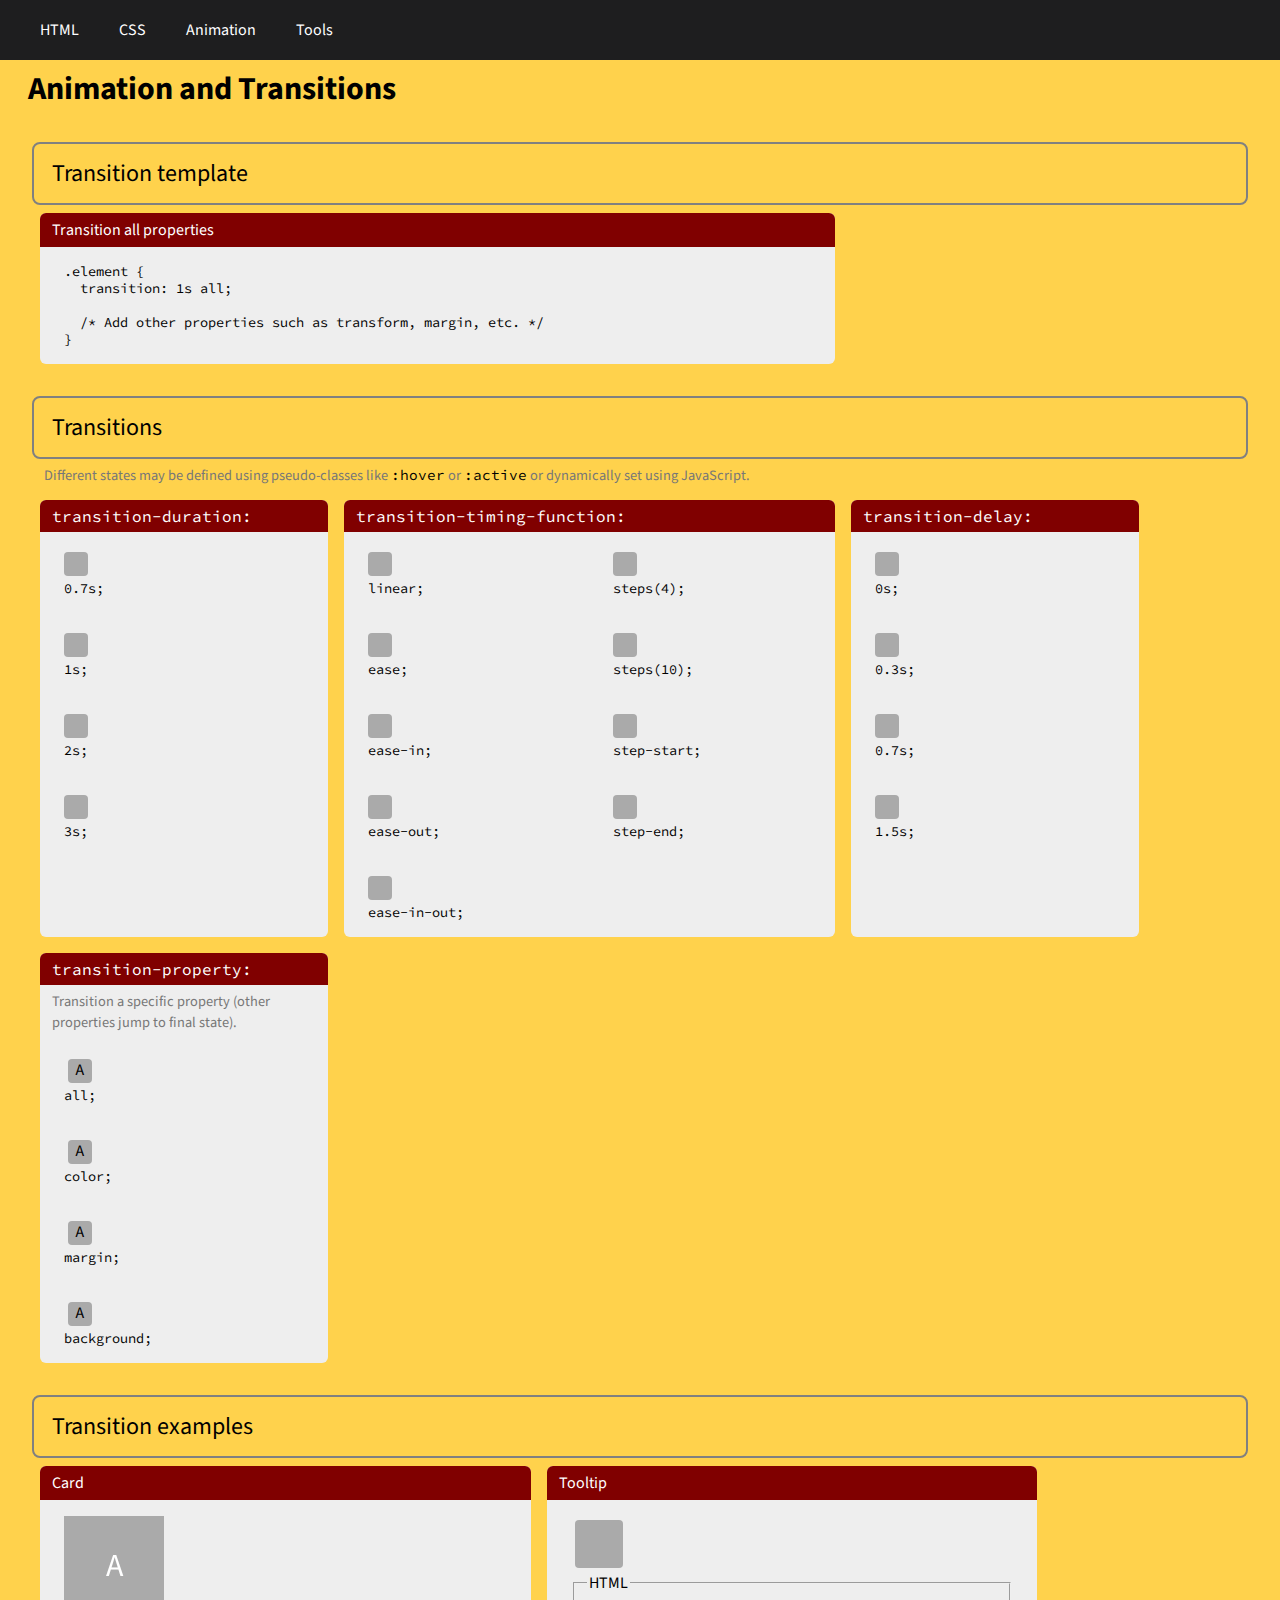
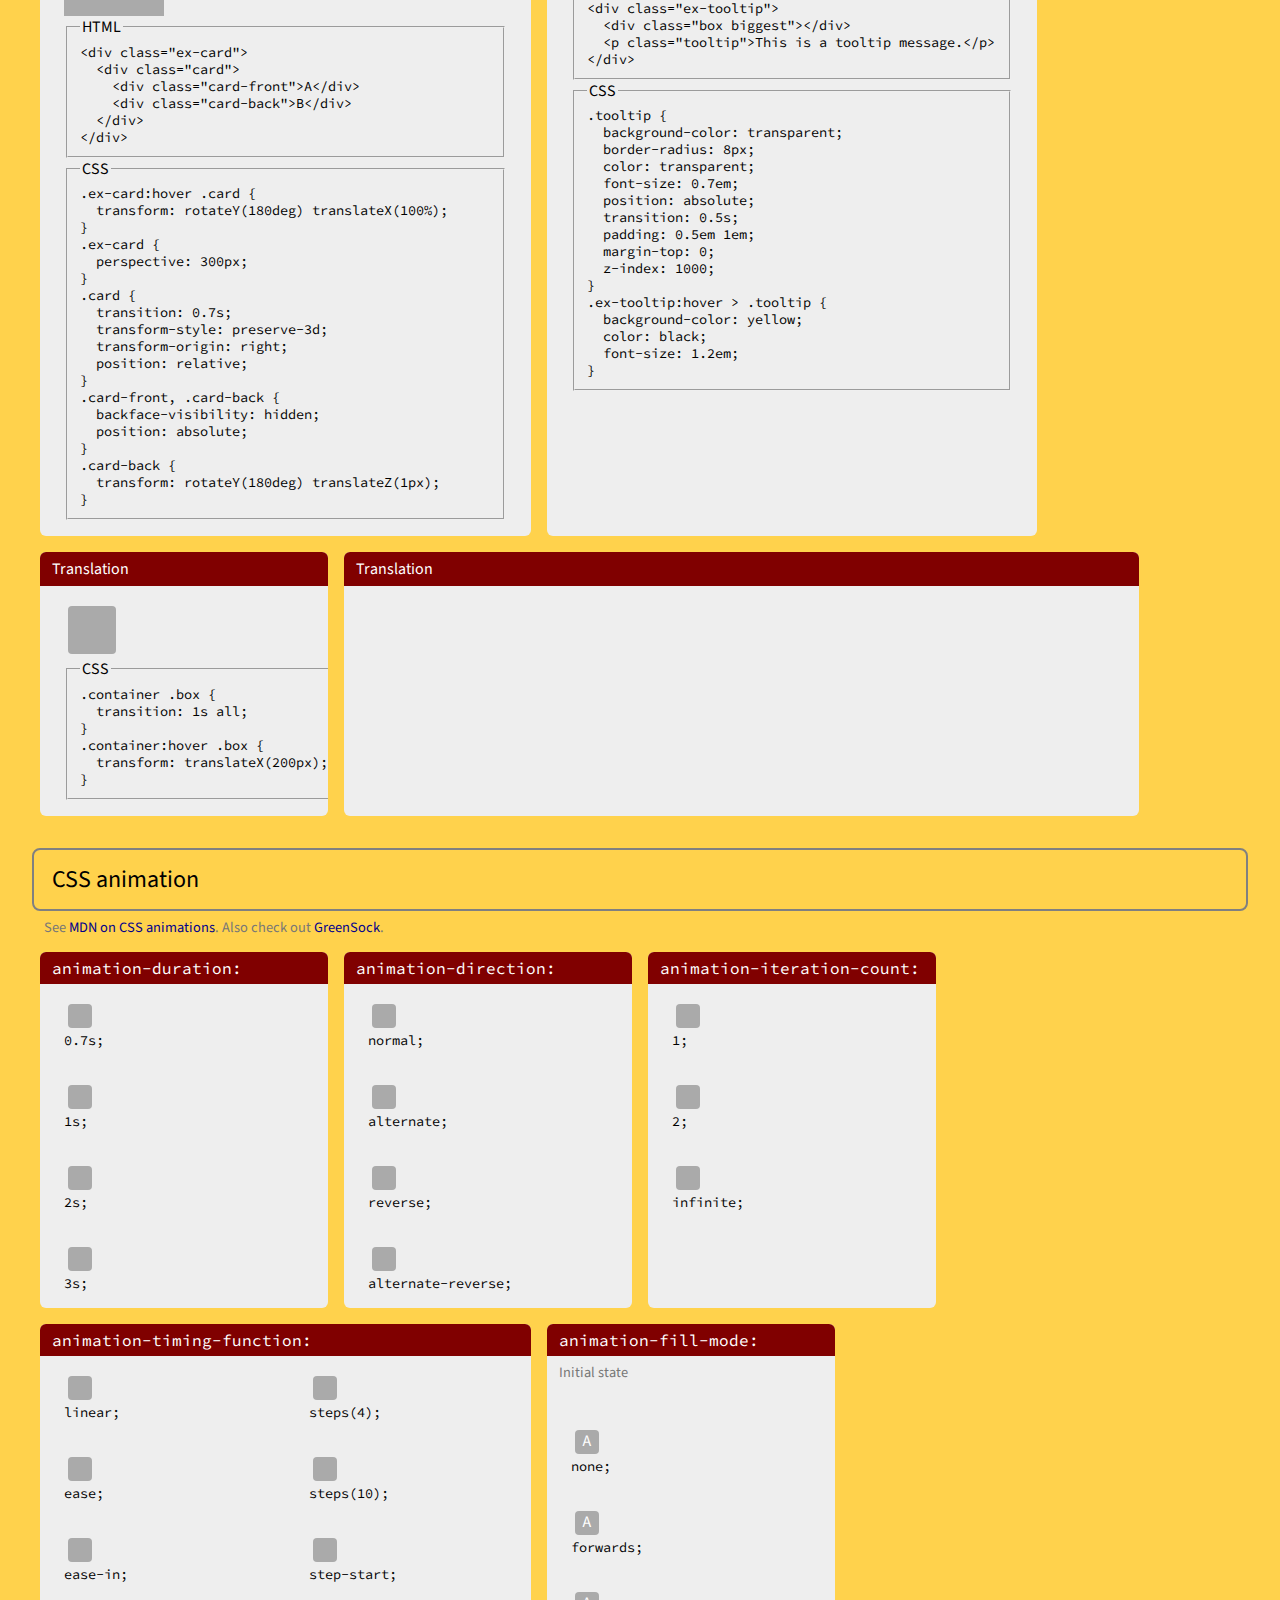
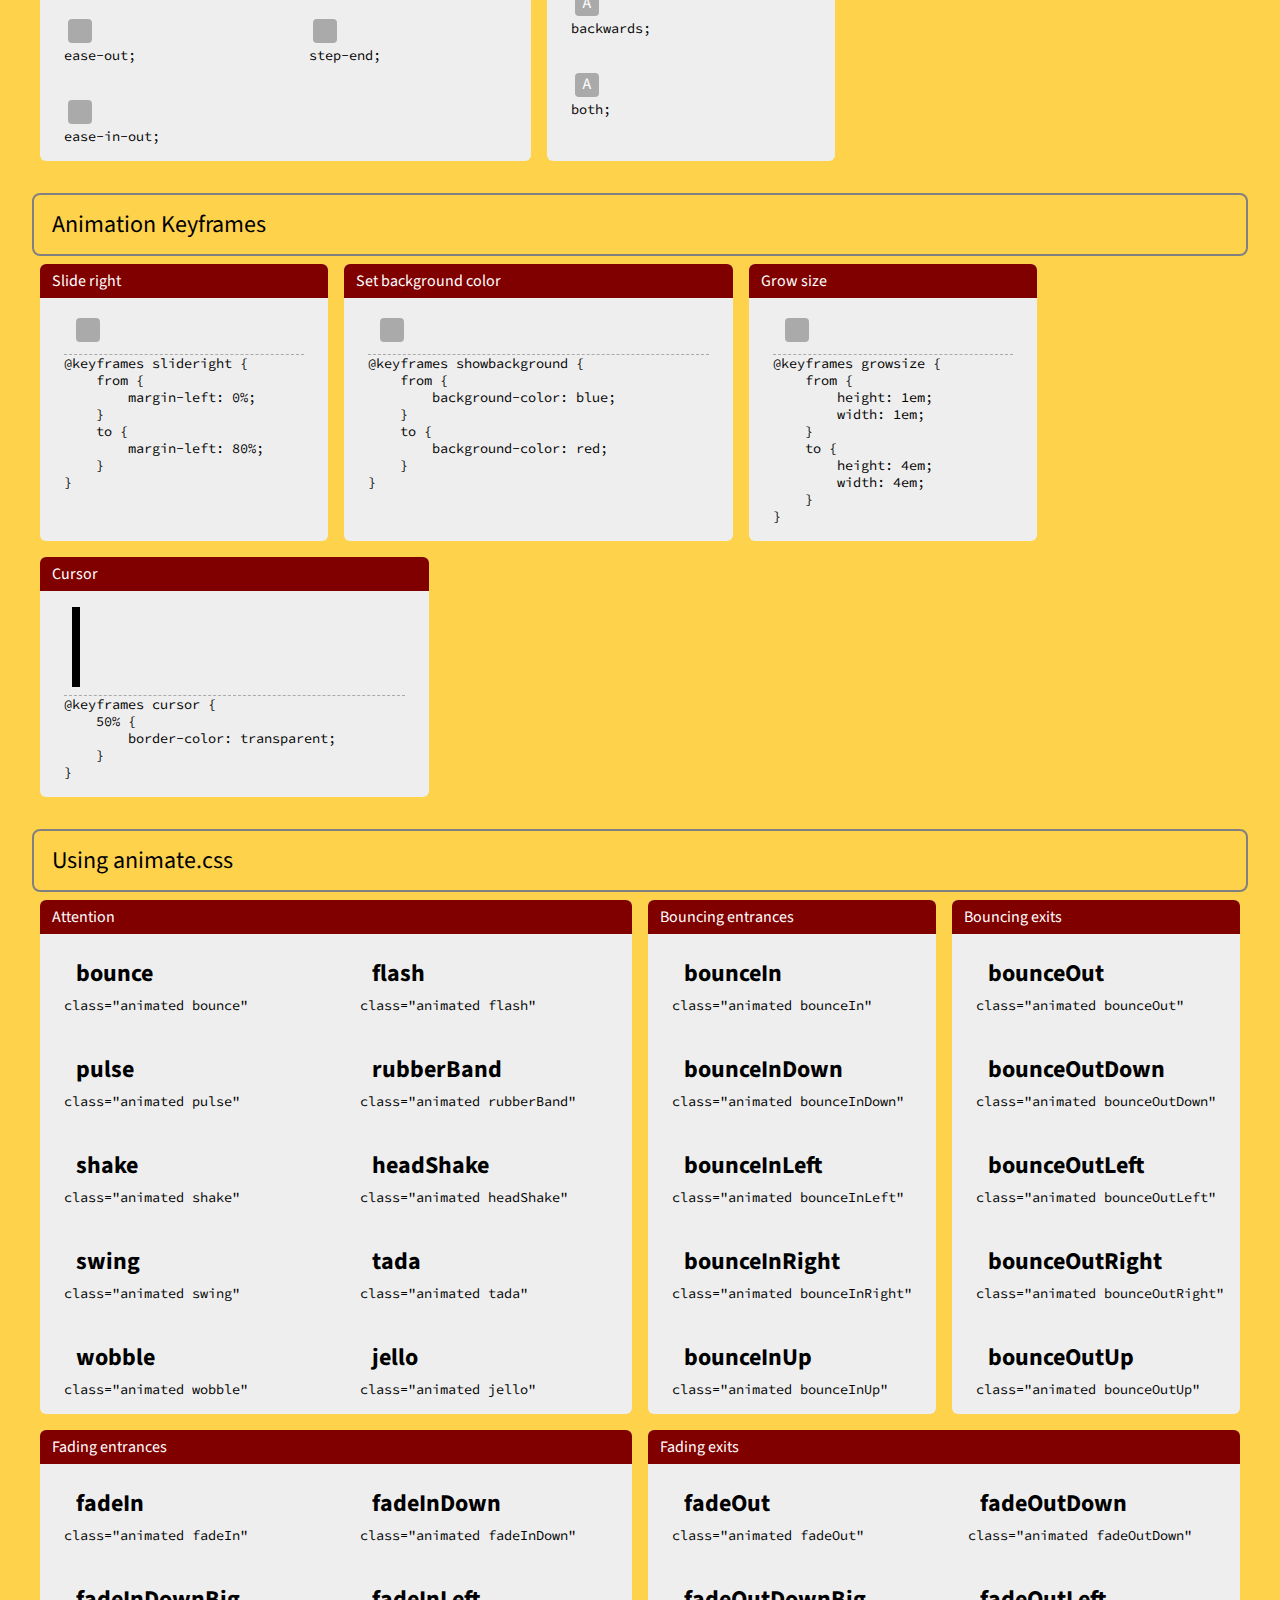
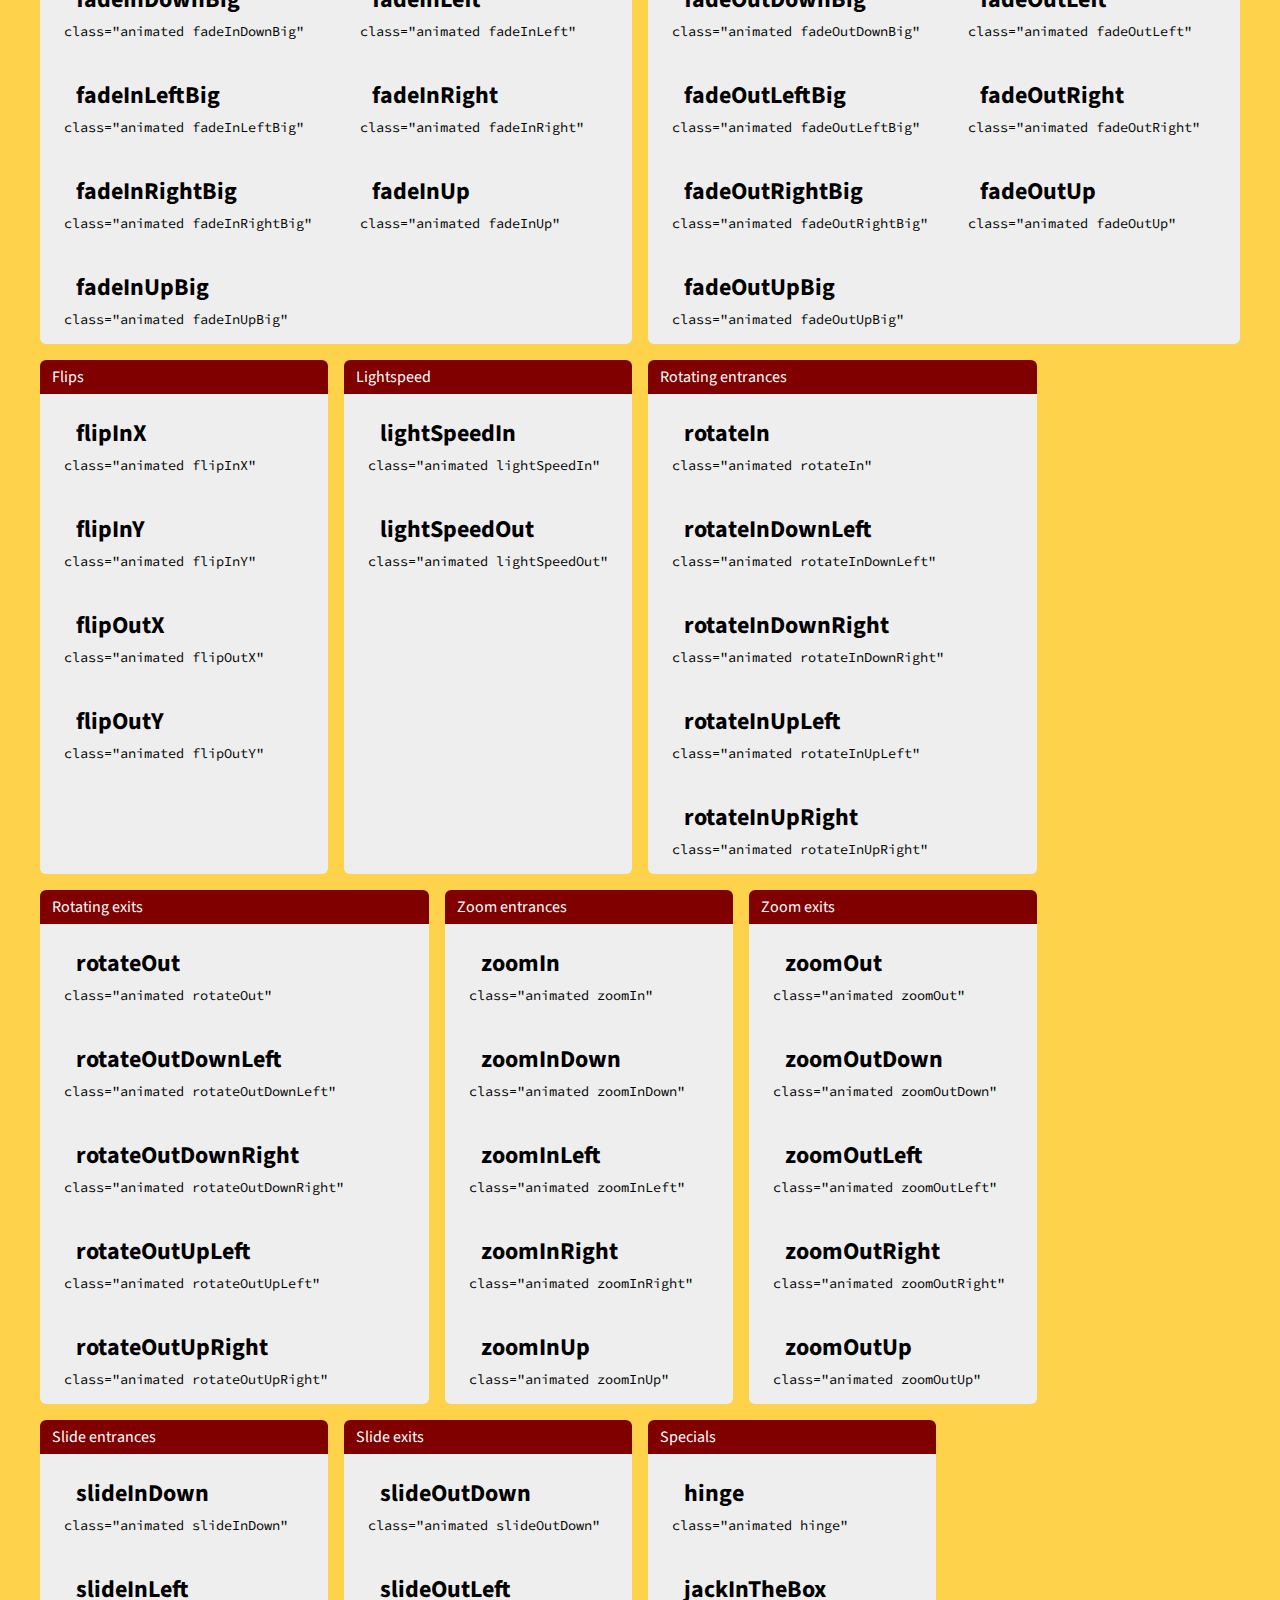
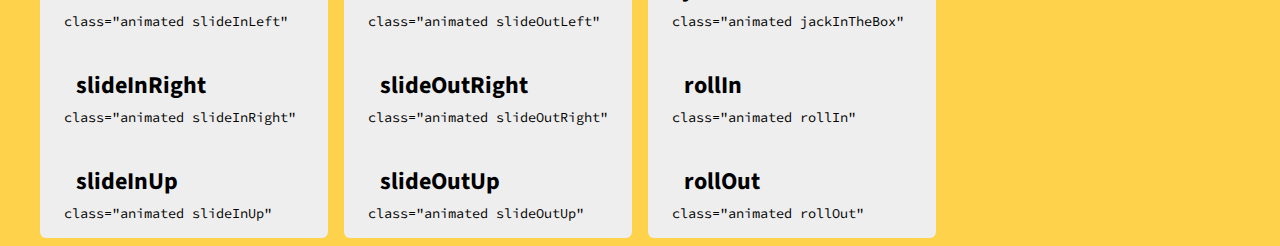
<file: template/animation.html>
<!DOCTYPE html>
<html>

<head>
    <title>Jay' Tuts</title>
    <link href="style.css" type="text/css" rel="stylesheet">
    <link href="https://fonts.googleapis.com/css?family=Source+Code+Pro" rel="stylesheet">
    <link href="https://fonts.googleapis.com/css?family=Source+Sans+Pro:300,400,700" rel="stylesheet">
    <link href="animate.css" type="text/css" rel="stylesheet">
    <meta name="viewport" content="width=device-width, initial-scale=1.0">
    <meta charset="utf-8">
</head>

<body>
    <nav>
        <ul class="left">
            <li>
                <a href="index.html#html">HTML</a>
            </li>
            <li>
                <a href="index.html#css">CSS</a>
            </li>
            <li>
                <a href="animation.html#animation">Animation</a>
            </li>
            <li>
                <a href="tools.html">Tools</a>
            </li>
        </ul>
        <!-- <ul class="right">
            <li>

                <a href="https://zaireecompany.github.io/jaybond_holliete.com/" target="_blank" rel="noopener noreferrer">
                    <img class="social-logo" src="github.svg">
                </a>
            </li>
        </ul> -->
    </nav>
    <section id="animation-transitions">
        <h1>Animation and Transitions</h1>
        <section id="transition-template">
            <h2>Transition template</h2>
            <div class="snippet transition span-8">
                <h2>Transition all properties</h2>
                <div class="codeblock">
                    <code>.element {</code>
                    <code>  transition: 1s all;</code>
                    <code>  </code>
                    <code>  /* Add other properties such as transform, margin, etc. */</code>
                    <code>}</code>
                </div>
            </div>
        </section>
        <section id="transition-css">
            <h2>Transitions</h2>
            <h3>Different states may be defined using pseudo-classes like
                <span class="code">:hover</span> or
                <span class="code">:active</span> or dynamically set using JavaScript.</h3>
            <div class="snippet transition">
                <h2 class="code">transition-duration:</h2>
                <div class="codeblock">
                    <div class="ex-transition">
                        <div class="box" style="transition-duration: 0.7s;"></div>
                    </div>
                    <code>0.7s;</code>
                </div>
                <div class="codeblock">
                    <div class="ex-transition">
                        <div class="box" style="transition-duration: 1s;"></div>
                    </div>
                    <code>1s;</code>
                </div>
                <div class="codeblock">
                    <div class="ex-transition">
                        <div class="box" style="transition-duration: 2s;"></div>
                    </div>
                    <code>2s;</code>
                </div>
                <div class="codeblock">
                    <div class="ex-transition">
                        <div class="box" style="transition-duration: 3s;"></div>
                    </div>
                    <code>3s;</code>
                </div>
            </div>
            <div class="snippet span-5 transition">
                <h2 class="code">transition-timing-function:</h2>
                <div class="ex-transition-timing-function">
                    <div class="codeblock">
                        <div class="ex-transition">
                            <div class="box" style="transition-timing-function: linear;"></div>
                        </div>
                        <code>linear;</code>
                    </div>
                    <div class="codeblock">
                        <div class="ex-transition">
                            <div class="box" style="transition-timing-function: ease;"></div>
                        </div>
                        <code>ease;</code>
                    </div>
                    <div class="codeblock">
                        <div class="ex-transition">
                            <div class="box" style="transition-timing-function: ease-in;"></div>
                        </div>
                        <code>ease-in;</code>
                    </div>
                    <div class="codeblock">
                        <div class="ex-transition">
                            <div class="box" style="transition-timing-function: ease-out;"></div>
                        </div>
                        <code>ease-out;</code>
                    </div>
                    <div class="codeblock">
                        <div class="ex-transition">
                            <div class="box" style="transition-timing-function: ease-in-out;"></div>
                        </div>
                        <code>ease-in-out;</code>
                    </div>
                    <div class="codeblock">
                        <div class="ex-transition">
                            <div class="box" style="transition-timing-function: steps(4);"></div>
                        </div>
                        <code>steps(4);</code>
                    </div>
                    <div class="codeblock">
                        <div class="ex-transition">
                            <div class="box" style="transition-timing-function: steps(10);"></div>
                        </div>
                        <code>steps(10);</code>
                    </div>
                    <div class="codeblock">
                        <div class="ex-transition">
                            <div class="box" style="transition-timing-function: step-start;"></div>
                        </div>
                        <code>step-start;</code>
                    </div>
                    <div class="codeblock">
                        <div class="ex-transition">
                            <div class="box" style="transition-timing-function: step-end;"></div>
                        </div>
                        <code>step-end;</code>
                    </div>
                </div>
            </div>
            <div class="snippet transition">
                <h2 class="code">transition-delay:</h2>
                <div class="codeblock">
                    <div class="ex-transition">
                        <div class="box" style="transition-delay: 0s;"></div>
                    </div>
                    <code>0s;</code>
                </div>
                <div class="codeblock">
                    <div class="ex-transition">
                        <div class="box" style="transition-delay: 0.3s;"></div>
                    </div>
                    <code>0.3s;</code>
                </div>
                <div class="codeblock">
                    <div class="ex-transition">
                        <div class="box" style="transition-delay: 0.7s;"></div>
                    </div>
                    <code>0.7s;</code>
                </div>
                <div class="codeblock">
                    <div class="ex-transition">
                        <div class="box" style="transition-delay: 1.5s;"></div>
                    </div>
                    <code>1.5s;</code>
                </div>
            </div>
            <div class="snippet">
                <h2 class="code">transition-property:</h2>
                <h3>Transition a specific property (other properties jump to final state).</h3>
                <div class="codeblock">
                    <div class="ex-transition property all">
                        <div class="box" style="transition-property: all;">A</div>
                    </div>
                    <code>all;</code>
                </div>
                <div class="codeblock">
                    <div class="ex-transition property color">
                        <div class="box" style="transition-property: color;">A</div>
                    </div>
                    <code>color;</code>
                </div>
                <div class="codeblock">
                    <div class="ex-transition property margin">
                        <div class="box" style="transition-property: margin;">A</div>
                    </div>
                    <code>margin;</code>
                </div>
                <div class="codeblock">
                    <div class="ex-transition property background">
                        <div class="box" style="transition-property: background;">A</div>
                    </div>
                    <code>background;</code>
                </div>
            </div>
        </section>
        <section id="transition-examples">
            <h2>Transition examples</h2>
            <div class="snippet span-5">
                <h2>Card</h2>
                <div class="codeblock">
                    <div class="ex-card">
                        <div class="card">
                            <div class="card-front">A</div>
                            <div class="card-back">B</div>
                        </div>
                    </div>
                    <fieldset>
                        <legend>HTML</legend>
                        <code>&lt;div class=&quot;ex-card&quot;&gt;</code>
                        <code>  &lt;div class=&quot;card&quot;&gt;</code>
                        <code>    &lt;div class=&quot;card-front&quot;&gt;A&lt;/div&gt;</code>
                        <code>    &lt;div class=&quot;card-back&quot;&gt;B&lt;/div&gt;</code>
                        <code>  &lt;/div&gt;</code>
                        <code>&lt;/div&gt;</code>
                    </fieldset>
                    <fieldset>
                        <legend>CSS</legend>
                        <code>.ex-card:hover .card {</code>
                        <code>  transform: rotateY(180deg) translateX(100%);</code>
                        <code>}</code>
                        <code></code>
                        <code>.ex-card {</code>
                        <code>  perspective: 300px;</code>
                        <code>}</code>
                        <code></code>
                        <code>.card {</code>
                        <code>  transition: 0.7s;</code>
                        <code>  transform-style: preserve-3d;</code>
                        <code>  transform-origin: right;</code>
                        <code>  position: relative;</code>
                        <code>}</code>
                        <code></code>
                        <code>.card-front, .card-back {</code>
                        <code>  backface-visibility: hidden;</code>
                        <code>  position: absolute;</code>
                        <code>}</code>
                        <code></code>
                        <code>.card-back {</code>
                        <code>  transform: rotateY(180deg) translateZ(1px);</code>
                        <code>}</code>
                    </fieldset>
                </div>
            </div>
            <div class="snippet span-5">
                <h2>Tooltip</h2>
                <div class="codeblock">
                    <div class="ex-tooltip">
                        <div class="box biggest"></div>
                        <p class="tooltip">This is a tooltip message.</p>
                    </div>
                    <fieldset>
                        <legend>HTML</legend>
                        <code>&lt;div class=&quot;ex-tooltip&quot;&gt;</code>
                        <code>  &lt;div class=&quot;box biggest&quot;&gt;&lt;/div&gt;</code>
                        <code>  &lt;p class=&quot;tooltip&quot;&gt;This is a tooltip message.&lt;/p&gt;</code>
                        <code>&lt;/div&gt;</code>
                    </fieldset>
                    <fieldset>
                        <legend>CSS</legend>
                        <code>.tooltip {</code>
                        <code>  background-color: transparent;</code>
                        <code>  border-radius: 8px;</code>
                        <code>  color: transparent;</code>
                        <code>  font-size: 0.7em;</code>
                        <code>  position: absolute;</code>
                        <code>  transition: 0.5s;</code>
                        <code>  padding: 0.5em 1em;</code>
                        <code>  margin-top: 0;</code>
                        <code>  z-index: 1000;</code>
                        <code>}</code>
                        <code></code>
                        <code>.ex-tooltip:hover > .tooltip {</code>
                        <code>  background-color: yellow;</code>
                        <code>  color: black;</code>
                        <code>  font-size: 1.2em;</code>
                        <code>}</code>
                    </fieldset>
                </div>
            </div>
            <div class="snippet span-3">
                <h2>Translation</h2>
                <div class="codeblock">
                    <div class="ex-transition-translate">
                        <div class="box biggest"></div>
                    </div>
                    <fieldset>
                        <legend>CSS</legend>
                        <code>.container .box {</code>
                        <code>  transition: 1s all;</code>
                        <code>}</code>
                        <code></code>
                        <code>.container:hover .box {</code>
                        <code>  transform: translateX(200px);</code>
                        <code>}</code>
                    </fieldset>
                </div>
            </div>
            <div class="snippet span-8">
                <h2>Translation</h2>

            </div>
        </section>
        <section id="animation-css">
            <h2>CSS animation</h2>
            <h3>See
                <a href="https://developer.mozilla.org/en-US/docs/Web/CSS/CSS_Animations/Using_CSS_animations">MDN on CSS animations</a>. Also check out
                <a href="https://greensock.com/">GreenSock</a>.</h3>
            <div class="snippet animation">
                <h2 class="code">animation-duration:</h2>
                <div class="codeblock">
                    <div class="ex-animation">
                        <div class="box" style="animation-duration: 0.7s;"></div>
                    </div>
                    <code>0.7s;</code>
                </div>
                <div class="codeblock">
                    <div class="ex-animation">
                        <div class="box" style="animation-duration: 1s;"></div>
                    </div>
                    <code>1s;</code>
                </div>
                <div class="codeblock">
                    <div class="ex-animation">
                        <div class="box" style="animation-duration: 2s;"></div>
                    </div>
                    <code>2s;</code>
                </div>
                <div class="codeblock">
                    <div class="ex-animation">
                        <div class="box" style="animation-duration: 3s;"></div>
                    </div>
                    <code>3s;</code>
                </div>
            </div>
            <div class="snippet animation">
                <h2 class="code">animation-direction:</h2>
                <div class="codeblock">
                    <div class="ex-animation">
                        <div class="box" style="animation-direction: normal;"></div>
                    </div>
                    <code>normal;</code>
                </div>
                <div class="codeblock">
                    <div class="ex-animation">
                        <div class="box" style="animation-direction: alternate;"></div>
                    </div>
                    <code>alternate;</code>
                </div>
                <div class="codeblock">
                    <div class="ex-animation">
                        <div class="box" style="animation-direction: reverse;"></div>
                    </div>
                    <code>reverse;</code>
                </div>
                <div class="codeblock">
                    <div class="ex-animation">
                        <div class="box" style="animation-direction: alternate-reverse;"></div>
                    </div>
                    <code>alternate-reverse;</code>
                </div>
            </div>
            <div class="snippet animation">
                <h2 class="code">animation-iteration-count:</h2>
                <div class="codeblock">
                    <div class="ex-animation">
                        <div class="box" style="animation-iteration-count: 1;"></div>
                    </div>
                    <code>1;</code>
                </div>
                <div class="codeblock">
                    <div class="ex-animation">
                        <div class="box" style="animation-iteration-count: 2;"></div>
                    </div>
                    <code>2;</code>
                </div>
                <div class="codeblock">
                    <div class="ex-animation">
                        <div class="box" style="animation-iteration-count: infinite;"></div>
                    </div>
                    <code>infinite;</code>
                </div>
            </div>
            <div class="snippet span-5 animation alternate">
                <h2 class="code">animation-timing-function:</h2>
                <div class="ex-animation-timing-function">
                    <div class="codeblock">
                        <div class="ex-animation">
                            <div class="box" style="animation-timing-function: linear;"></div>
                        </div>
                        <code>linear;</code>
                    </div>
                    <div class="codeblock">
                        <div class="ex-animation">
                            <div class="box" style="animation-timing-function: ease;"></div>
                        </div>
                        <code>ease;</code>
                    </div>
                    <div class="codeblock">
                        <div class="ex-animation">
                            <div class="box" style="animation-timing-function: ease-in;"></div>
                        </div>
                        <code>ease-in;</code>
                    </div>
                    <div class="codeblock">
                        <div class="ex-animation">
                            <div class="box" style="animation-timing-function: ease-out;"></div>
                        </div>
                        <code>ease-out;</code>
                    </div>
                    <div class="codeblock">
                        <div class="ex-animation">
                            <div class="box" style="animation-timing-function: ease-in-out;"></div>
                        </div>
                        <code>ease-in-out;</code>
                    </div>
                    <div class="codeblock">
                        <div class="ex-animation">
                            <div class="box" style="animation-timing-function: steps(4);"></div>
                        </div>
                        <code>steps(4);</code>
                    </div>
                    <div class="codeblock">
                        <div class="ex-animation">
                            <div class="box" style="animation-timing-function: steps(10);"></div>
                        </div>
                        <code>steps(10);</code>
                    </div>
                    <div class="codeblock">
                        <div class="ex-animation">
                            <div class="box" style="animation-timing-function: step-start;"></div>
                        </div>
                        <code>step-start;</code>
                    </div>
                    <div class="codeblock">
                        <div class="ex-animation">
                            <div class="box" style="animation-timing-function: step-end;"></div>
                        </div>
                        <code>step-end;</code>
                    </div>
                </div>
            </div>
            <div class="snippet animation ex-animation-fill-mode">
                <h2 class="code">animation-fill-mode:</h2>
                <h3>
                    <span class="fillmode-initial">Initial state</span>
                    <span class="fillmode-delay">Delay state 1s</span>
                    <span class="fillmode-animate">Animate 1s</span>
                    <span class="fillmode-end">End state</span>
                </h3>
                <div class="codeblock">
                    <div class="ex-animation">
                        <div class="box" style="animation-fill-mode: none;">A</div>
                    </div>
                    <code>none;</code>
                </div>
                <div class="codeblock">
                    <div class="ex-animation">
                        <div class="box" style="animation-fill-mode: forwards;">A</div>
                    </div>
                    <code>forwards;</code>
                </div>
                <div class="codeblock">
                    <div class="ex-animation">
                        <div class="box" style="animation-fill-mode: backwards;">A</div>
                    </div>
                    <code>backwards;</code>
                </div>
                <div class="codeblock">
                    <div class="ex-animation">
                        <div class="box" style="animation-fill-mode: both;">A</div>
                    </div>
                    <code>both;</code>
                </div>
            </div>
        </section>
        <!-- End section animation-css -->

        <section id="animation-keyframes">
            <h2>Animation Keyframes</h2>
            <div class="snippet animation">
                <h2>Slide right</h2>
                <div class="codeblock">
                    <div class="ex-keyframe">
                        <div class="box"></div>
                    </div>
                    <code>@keyframes slideright {</code>
                    <code>    from {</code>
                    <code>        margin-left: 0%;</code>
                    <code>    }</code>
                    <code>    to {</code>
                    <code>        margin-left: 80%;</code>
                    <code>    }</code>
                    <code>}</code>
                </div>
            </div>
            <div class="snippet span-4 animation">
                <h2>Set background color</h2>
                <div class="codeblock">
                    <div class="ex-keyframe">
                        <div class="box backgroundcolor"></div>
                    </div>
                    <code>@keyframes showbackground {</code>
                    <code>    from {</code>
                    <code>        background-color: blue;</code>
                    <code>    }</code>
                    <code>    to {</code>
                    <code>        background-color: red;</code>
                    <code>    }</code>
                    <code>}</code>
                </div>
            </div>
            <div class="snippet animation">
                <h2>Grow size</h2>
                <div class="codeblock">
                    <div class="ex-keyframe">
                        <div class="box size"></div>
                    </div>
                    <code>@keyframes growsize {</code>
                    <code>    from {</code>
                    <code>        height: 1em;</code>
                    <code>        width: 1em;</code>
                    <code>    }</code>
                    <code>    to {</code>
                    <code>        height: 4em;</code>
                    <code>        width: 4em;</code>
                    <code>    }</code>
                    <code>}</code>
                </div>
            </div>
            <div class="snippet span-4 animation">
                <h2>Cursor</h2>
                <div class="codeblock">
                    <div class="ex-keyframe">
                        <div class="cursor"></div>
                    </div>
                    <code>@keyframes cursor {</code>
                    <code>    50% {</code>
                    <code>        border-color: transparent;</code>
                    <code>    }</code>
                    <code>}</code>
                </div>
            </div>
        </section>

        <section id="animation-animate-css">
            <h2>Using animate.css</h2>
            <div class="snippet animation span-6">
                <h2>Attention</h2>
                <div class="grid col-2">
                    <div class="codeblock">
                        <div class="ex-animation">
                            <h2 class="animated bounce">bounce</h2>
                        </div>
                        <code>class=&quot;animated bounce&quot;</code>
                    </div>
                    <div class="codeblock">
                        <div class="ex-animation">
                            <h2 class="animated flash">flash</h2>
                        </div>
                        <code>class=&quot;animated flash&quot;</code>
                    </div>
                    <div class="codeblock">
                        <div class="ex-animation">
                            <h2 class="animated pulse">pulse</h2>
                        </div>
                        <code>class=&quot;animated pulse&quot;</code>
                    </div>
                    <div class="codeblock">
                        <div class="ex-animation">
                            <h2 class="animated rubberBand">rubberBand</h2>
                        </div>
                        <code>class=&quot;animated rubberBand&quot;</code>
                    </div>
                    <div class="codeblock">
                        <div class="ex-animation">
                            <h2 class="animated shake">shake</h2>
                        </div>
                        <code>class=&quot;animated shake&quot;</code>
                    </div>
                    <div class="codeblock">
                        <div class="ex-animation">
                            <h2 class="animated headShake">headShake</h2>
                        </div>
                        <code>class=&quot;animated headShake&quot;</code>
                    </div>
                    <div class="codeblock">
                        <div class="ex-animation">
                            <h2 class="animated swing">swing</h2>
                        </div>
                        <code>class=&quot;animated swing&quot;</code>
                    </div>
                    <div class="codeblock">
                        <div class="ex-animation">
                            <h2 class="animated tada">tada</h2>
                        </div>
                        <code>class=&quot;animated tada&quot;</code>
                    </div>
                    <div class="codeblock">
                        <div class="ex-animation">
                            <h2 class="animated wobble">wobble</h2>
                        </div>
                        <code>class=&quot;animated wobble&quot;</code>
                    </div>
                    <div class="codeblock">
                        <div class="ex-animation">
                            <h2 class="animated jello">jello</h2>
                        </div>
                        <code>class=&quot;animated jello&quot;</code>
                    </div>
                </div>
            </div>
            <div class="snippet animation">
                <h2>Bouncing entrances</h2>
                <div class="codeblock">
                    <div class="ex-animation">
                        <h2 class="animated bounceIn">bounceIn</h2>
                    </div>
                    <code>class=&quot;animated bounceIn&quot;</code>
                </div>
                <div class="codeblock">
                    <div class="ex-animation">
                        <h2 class="animated bounceInDown">bounceInDown</h2>
                    </div>
                    <code>class=&quot;animated bounceInDown&quot;</code>
                </div>
                <div class="codeblock">
                    <div class="ex-animation">
                        <h2 class="animated bounceInLeft">bounceInLeft</h2>
                    </div>
                    <code>class=&quot;animated bounceInLeft&quot;</code>
                </div>
                <div class="codeblock">
                    <div class="ex-animation">
                        <h2 class="animated bounceInRight">bounceInRight</h2>
                    </div>
                    <code>class=&quot;animated bounceInRight&quot;</code>
                </div>
                <div class="codeblock">
                    <div class="ex-animation">
                        <h2 class="animated bounceInUp">bounceInUp</h2>
                    </div>
                    <code>class=&quot;animated bounceInUp&quot;</code>
                </div>
            </div>
            <div class="snippet animation">
                <h2>Bouncing exits</h2>
                <div class="codeblock">
                    <div class="ex-animation">
                        <h2 class="animated bounceOut">bounceOut</h2>
                    </div>
                    <code>class=&quot;animated bounceOut&quot;</code>
                </div>
                <div class="codeblock">
                    <div class="ex-animation">
                        <h2 class="animated bounceOutDown">bounceOutDown</h2>
                    </div>
                    <code>class=&quot;animated bounceOutDown&quot;</code>
                </div>
                <div class="codeblock">
                    <div class="ex-animation">
                        <h2 class="animated bounceOutLeft">bounceOutLeft</h2>
                    </div>
                    <code>class=&quot;animated bounceOutLeft&quot;</code>
                </div>
                <div class="codeblock">
                    <div class="ex-animation">
                        <h2 class="animated bounceOutRight">bounceOutRight</h2>
                    </div>
                    <code>class=&quot;animated bounceOutRight&quot;</code>
                </div>
                <div class="codeblock">
                    <div class="ex-animation">
                        <h2 class="animated bounceOutUp">bounceOutUp</h2>
                    </div>
                    <code>class=&quot;animated bounceOutUp&quot;</code>
                </div>
            </div>
            <div class="snippet animation span-6">
                <h2>Fading entrances</h2>
                <div class="grid col-2">
                    <div class="codeblock">
                        <div class="ex-animation">
                            <h2 class="animated fadeIn">fadeIn</h2>
                        </div>
                        <code>class=&quot;animated fadeIn&quot;</code>
                    </div>
                    <div class="codeblock">
                        <div class="ex-animation">
                            <h2 class="animated fadeInDown">fadeInDown</h2>
                        </div>
                        <code>class=&quot;animated fadeInDown&quot;</code>
                    </div>
                    <div class="codeblock">
                        <div class="ex-animation">
                            <h2 class="animated fadeInDownBig">fadeInDownBig</h2>
                        </div>
                        <code>class=&quot;animated fadeInDownBig&quot;</code>
                    </div>
                    <div class="codeblock">
                        <div class="ex-animation">
                            <h2 class="animated fadeInLeft">fadeInLeft</h2>
                        </div>
                        <code>class=&quot;animated fadeInLeft&quot;</code>
                    </div>
                    <div class="codeblock">
                        <div class="ex-animation">
                            <h2 class="animated fadeInLeftBig">fadeInLeftBig</h2>
                        </div>
                        <code>class=&quot;animated fadeInLeftBig&quot;</code>
                    </div>
                    <div class="codeblock">
                        <div class="ex-animation">
                            <h2 class="animated fadeInRight">fadeInRight</h2>
                        </div>
                        <code>class=&quot;animated fadeInRight&quot;</code>
                    </div>
                    <div class="codeblock">
                        <div class="ex-animation">
                            <h2 class="animated fadeInRightBig">fadeInRightBig</h2>
                        </div>
                        <code>class=&quot;animated fadeInRightBig&quot;</code>
                    </div>
                    <div class="codeblock">
                        <div class="ex-animation">
                            <h2 class="animated fadeInUp">fadeInUp</h2>
                        </div>
                        <code>class=&quot;animated fadeInUp&quot;</code>
                    </div>
                    <div class="codeblock">
                        <div class="ex-animation">
                            <h2 class="animated fadeInUpBig">fadeInUpBig</h2>
                        </div>
                        <code>class=&quot;animated fadeInUpBig&quot;</code>
                    </div>
                </div>
            </div>
            <div class="snippet animation span-6">
                <h2>Fading exits</h2>
                <div class="grid col-2">
                    <div class="codeblock">
                        <div class="ex-animation">
                            <h2 class="animated fadeOut">fadeOut</h2>
                        </div>
                        <code>class=&quot;animated fadeOut&quot;</code>
                    </div>
                    <div class="codeblock">
                        <div class="ex-animation">
                            <h2 class="animated fadeOutDown">fadeOutDown</h2>
                        </div>
                        <code>class=&quot;animated fadeOutDown&quot;</code>
                    </div>
                    <div class="codeblock">
                        <div class="ex-animation">
                            <h2 class="animated fadeOutDownBig">fadeOutDownBig</h2>
                        </div>
                        <code>class=&quot;animated fadeOutDownBig&quot;</code>
                    </div>
                    <div class="codeblock">
                        <div class="ex-animation">
                            <h2 class="animated fadeOutLeft">fadeOutLeft</h2>
                        </div>
                        <code>class=&quot;animated fadeOutLeft&quot;</code>
                    </div>
                    <div class="codeblock">
                        <div class="ex-animation">
                            <h2 class="animated fadeOutLeftBig">fadeOutLeftBig</h2>
                        </div>
                        <code>class=&quot;animated fadeOutLeftBig&quot;</code>
                    </div>
                    <div class="codeblock">
                        <div class="ex-animation">
                            <h2 class="animated fadeOutRight">fadeOutRight</h2>
                        </div>
                        <code>class=&quot;animated fadeOutRight&quot;</code>
                    </div>
                    <div class="codeblock">
                        <div class="ex-animation">
                            <h2 class="animated fadeOutRightBig">fadeOutRightBig</h2>
                        </div>
                        <code>class=&quot;animated fadeOutRightBig&quot;</code>
                    </div>
                    <div class="codeblock">
                        <div class="ex-animation">
                            <h2 class="animated fadeOutUp">fadeOutUp</h2>
                        </div>
                        <code>class=&quot;animated fadeOutUp&quot;</code>
                    </div>
                    <div class="codeblock">
                        <div class="ex-animation">
                            <h2 class="animated fadeOutUpBig">fadeOutUpBig</h2>
                        </div>
                        <code>class=&quot;animated fadeOutUpBig&quot;</code>
                    </div>
                </div>
            </div>
            <div class="snippet animation">
                <h2>Flips</h2>
                <div class="codeblock">
                    <div class="ex-animation">
                        <h2 class="animated flipInX">flipInX</h2>
                    </div>
                    <code>class=&quot;animated flipInX&quot;</code>
                </div>
                <div class="codeblock">
                    <div class="ex-animation">
                        <h2 class="animated flipInY">flipInY</h2>
                    </div>
                    <code>class=&quot;animated flipInY&quot;</code>
                </div>
                <div class="codeblock">
                    <div class="ex-animation">
                        <h2 class="animated flipOutX">flipOutX</h2>
                    </div>
                    <code>class=&quot;animated flipOutX&quot;</code>
                </div>
                <div class="codeblock">
                    <div class="ex-animation">
                        <h2 class="animated flipOutY">flipOutY</h2>
                    </div>
                    <code>class=&quot;animated flipOutY&quot;</code>
                </div>
            </div>
            <div class="snippet animation">
                <h2>Lightspeed</h2>
                <div class="codeblock">
                    <div class="ex-animation">
                        <h2 class="animated lightSpeedIn">lightSpeedIn</h2>
                    </div>
                    <code>class=&quot;animated lightSpeedIn&quot;</code>
                </div>
                <div class="codeblock">
                    <div class="ex-animation">
                        <h2 class="animated lightSpeedOut">lightSpeedOut</h2>
                    </div>
                    <code>class=&quot;animated lightSpeedOut&quot;</code>
                </div>
            </div>
            <div class="snippet animation span-4">
                <h2>Rotating entrances</h2>
                <div class="codeblock">
                    <div class="ex-animation">
                        <h2 class="animated rotateIn">rotateIn</h2>
                    </div>
                    <code>class=&quot;animated rotateIn&quot;</code>
                </div>
                <div class="codeblock">
                    <div class="ex-animation">
                        <h2 class="animated rotateInDownLeft">rotateInDownLeft</h2>
                    </div>
                    <code>class=&quot;animated rotateInDownLeft&quot;</code>
                </div>
                <div class="codeblock">
                    <div class="ex-animation">
                        <h2 class="animated rotateInDownRight">rotateInDownRight</h2>
                    </div>
                    <code>class=&quot;animated rotateInDownRight&quot;</code>
                </div>
                <div class="codeblock">
                    <div class="ex-animation">
                        <h2 class="animated rotateInUpLeft">rotateInUpLeft</h2>
                    </div>
                    <code>class=&quot;animated rotateInUpLeft&quot;</code>
                </div>
                <div class="codeblock">
                    <div class="ex-animation">
                        <h2 class="animated rotateInUpRight">rotateInUpRight</h2>
                    </div>
                    <code>class=&quot;animated rotateInUpRight&quot;</code>
                </div>
            </div>
            <div class="snippet animation span-4">
                <h2>Rotating exits</h2>
                <div class="codeblock">
                    <div class="ex-animation">
                        <h2 class="animated rotateOut">rotateOut</h2>
                    </div>
                    <code>class=&quot;animated rotateOut&quot;</code>
                </div>
                <div class="codeblock">
                    <div class="ex-animation">
                        <h2 class="animated rotateOutDownLeft">rotateOutDownLeft</h2>
                    </div>
                    <code>class=&quot;animated rotateOutDownLeft&quot;</code>
                </div>
                <div class="codeblock">
                    <div class="ex-animation">
                        <h2 class="animated rotateOutDownRight">rotateOutDownRight</h2>
                    </div>
                    <code>class=&quot;animated rotateOutDownRight&quot;</code>
                </div>
                <div class="codeblock">
                    <div class="ex-animation">
                        <h2 class="animated rotateOutUpLeft">rotateOutUpLeft</h2>
                    </div>
                    <code>class=&quot;animated rotateOutUpLeft&quot;</code>
                </div>
                <div class="codeblock">
                    <div class="ex-animation">
                        <h2 class="animated rotateOutUpRight">rotateOutUpRight</h2>
                    </div>
                    <code>class=&quot;animated rotateOutUpRight&quot;</code>
                </div>
            </div>
            <div class="snippet animation">
                <h2>Zoom entrances</h2>
                <div class="codeblock">
                    <div class="ex-animation">
                        <h2 class="animated zoomIn">zoomIn</h2>
                    </div>
                    <code>class=&quot;animated zoomIn&quot;</code>
                </div>
                <div class="codeblock">
                    <div class="ex-animation">
                        <h2 class="animated zoomInDown">zoomInDown</h2>
                    </div>
                    <code>class=&quot;animated zoomInDown&quot;</code>
                </div>
                <div class="codeblock">
                    <div class="ex-animation">
                        <h2 class="animated zoomInLeft">zoomInLeft</h2>
                    </div>
                    <code>class=&quot;animated zoomInLeft&quot;</code>
                </div>
                <div class="codeblock">
                    <div class="ex-animation">
                        <h2 class="animated zoomInRight">zoomInRight</h2>
                    </div>
                    <code>class=&quot;animated zoomInRight&quot;</code>
                </div>
                <div class="codeblock">
                    <div class="ex-animation">
                        <h2 class="animated zoomInUp">zoomInUp</h2>
                    </div>
                    <code>class=&quot;animated zoomInUp&quot;</code>
                </div>
            </div>
            <div class="snippet animation">
                <h2>Zoom exits</h2>
                <div class="codeblock">
                    <div class="ex-animation">
                        <h2 class="animated zoomOut">zoomOut</h2>
                    </div>
                    <code>class=&quot;animated zoomOut&quot;</code>
                </div>
                <div class="codeblock">
                    <div class="ex-animation">
                        <h2 class="animated zoomOutDown">zoomOutDown</h2>
                    </div>
                    <code>class=&quot;animated zoomOutDown&quot;</code>
                </div>
                <div class="codeblock">
                    <div class="ex-animation">
                        <h2 class="animated zoomOutLeft">zoomOutLeft</h2>
                    </div>
                    <code>class=&quot;animated zoomOutLeft&quot;</code>
                </div>
                <div class="codeblock">
                    <div class="ex-animation">
                        <h2 class="animated zoomOutRight">zoomOutRight</h2>
                    </div>
                    <code>class=&quot;animated zoomOutRight&quot;</code>
                </div>
                <div class="codeblock">
                    <div class="ex-animation">
                        <h2 class="animated zoomOutUp">zoomOutUp</h2>
                    </div>
                    <code>class=&quot;animated zoomOutUp&quot;</code>
                </div>
            </div>
            <div class="snippet animation">
                <h2>Slide entrances</h2>
                <div class="codeblock">
                    <div class="ex-animation">
                        <h2 class="animated slideInDown">slideInDown</h2>
                    </div>
                    <code>class=&quot;animated slideInDown&quot;</code>
                </div>
                <div class="codeblock">
                    <div class="ex-animation">
                        <h2 class="animated slideInLeft">slideInLeft</h2>
                    </div>
                    <code>class=&quot;animated slideInLeft&quot;</code>
                </div>
                <div class="codeblock">
                    <div class="ex-animation">
                        <h2 class="animated slideInRight">slideInRight</h2>
                    </div>
                    <code>class=&quot;animated slideInRight&quot;</code>
                </div>
                <div class="codeblock">
                    <div class="ex-animation">
                        <h2 class="animated slideInUp">slideInUp</h2>
                    </div>
                    <code>class=&quot;animated slideInUp&quot;</code>
                </div>
            </div>
            <div class="snippet animation">
                <h2>Slide exits</h2>
                <div class="codeblock">
                    <div class="ex-animation">
                        <h2 class="animated slideOutDown">slideOutDown</h2>
                    </div>
                    <code>class=&quot;animated slideOutDown&quot;</code>
                </div>
                <div class="codeblock">
                    <div class="ex-animation">
                        <h2 class="animated slideOutLeft">slideOutLeft</h2>
                    </div>
                    <code>class=&quot;animated slideOutLeft&quot;</code>
                </div>
                <div class="codeblock">
                    <div class="ex-animation">
                        <h2 class="animated slideOutRight">slideOutRight</h2>
                    </div>
                    <code>class=&quot;animated slideOutRight&quot;</code>
                </div>
                <div class="codeblock">
                    <div class="ex-animation">
                        <h2 class="animated slideOutUp">slideOutUp</h2>
                    </div>
                    <code>class=&quot;animated slideOutUp&quot;</code>
                </div>
            </div>
            <div class="snippet animation">
                <h2>Specials</h2>
                <div class="codeblock">
                    <div class="ex-animation">
                        <h2 class="animated hinge">hinge</h2>
                    </div>
                    <code>class=&quot;animated hinge&quot;</code>
                </div>
                <div class="codeblock">
                    <div class="ex-animation">
                        <h2 class="animated jackInTheBox">jackInTheBox</h2>
                    </div>
                    <code>class=&quot;animated jackInTheBox&quot;</code>
                </div>
                <div class="codeblock">
                    <div class="ex-animation">
                        <h2 class="animated rollIn">rollIn</h2>
                    </div>
                    <code>class=&quot;animated rollIn&quot;</code>
                </div>
                <div class="codeblock">
                    <div class="ex-animation">
                        <h2 class="animated rollOut">rollOut</h2>
                    </div>
                    <code>class=&quot;animated rollOut&quot;</code>
                </div>
            </div>
        </section>
    </section>
</body>

</html>
</file>
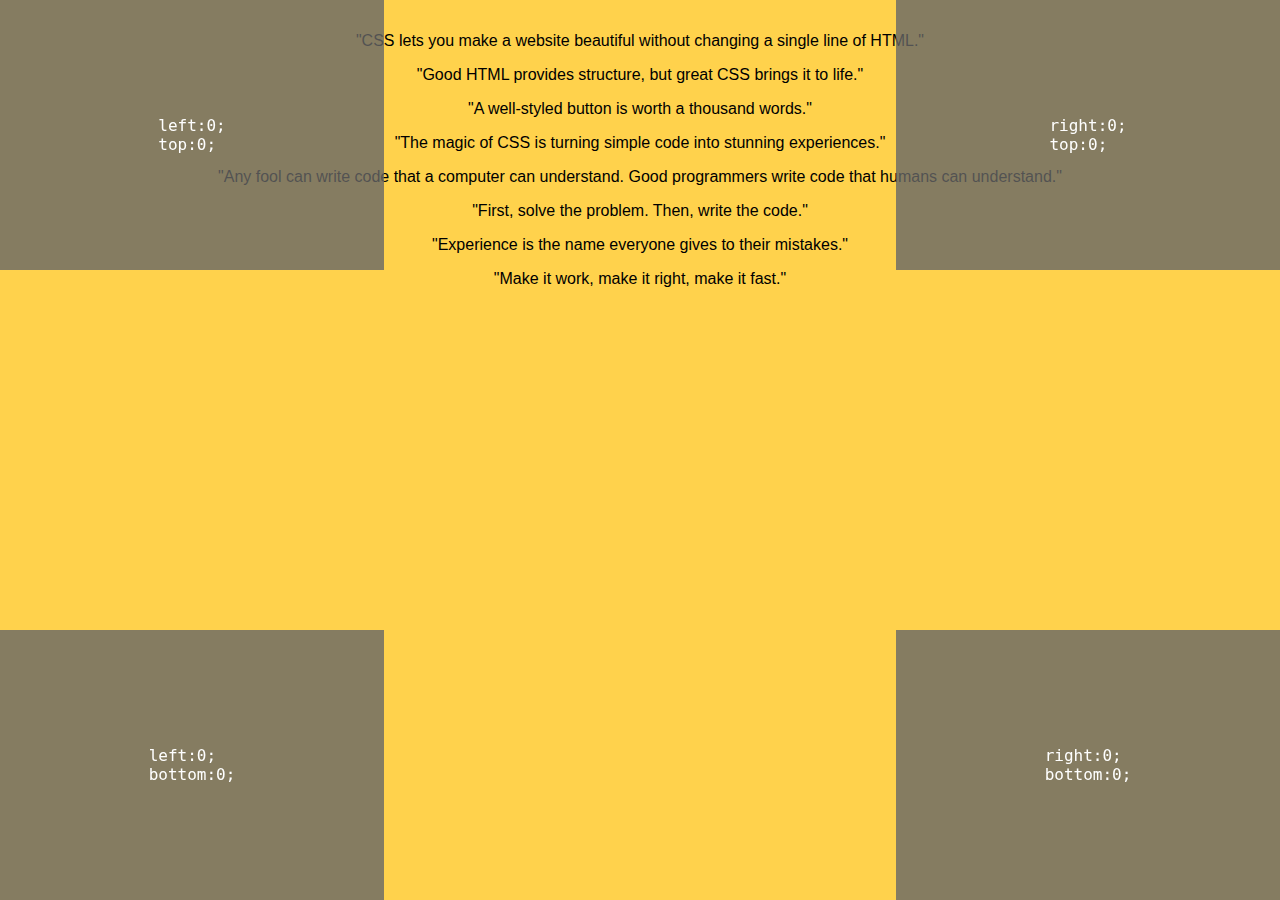
<file: template/fixed-position-example.html>
<!DOCTYPE html>
<html>

<head>
    <title>Jay' Tuts</title>
    <link href="style.css" type="text/css" rel="stylesheet">
    <meta name="viewport" content="width=device-width, initial-scale=1.0">
    <meta charset="utf-8">
    
</head>

<body>
    

    <div class="codeblock" style="text-align: center;">
  
    <p>"CSS lets you make a website beautiful without changing a single line of HTML."</p>
    <p>"Good HTML provides structure, but great CSS brings it to life."</p>
    <p>"A well-styled button is worth a thousand words."</p>
    <p>"The magic of CSS is turning simple code into stunning experiences."</p>
    <p>"Any fool can write code that a computer can understand. Good programmers write code that humans can understand."</p>
    <p>"First, solve the problem. Then, write the code."</p>
    <p>"Experience is the name everyone gives to their mistakes."</p>
    <p>"Make it work, make it right, make it fast."</p>
</div>


    <div class="ex-fixed" style="left: 0; top: 0;">
        <code>left:0;<br>top:0;</code>
    </div>
    <div class="ex-fixed" style="left: 0; bottom: 0;">
        <code>left:0;<br>bottom:0;</code>
    </div>
    <div class="ex-fixed" style="right: 0; top: 0;">
        <code>right:0;<br>top:0;</code>
    </div>
    <div class="ex-fixed" style="right: 0; bottom: 0;">
        <code>right:0;<br>bottom:0;</code>
    </div>

</body>

</html>
</file>
<file: template/style.css>
:root {
    --bg-color-active: red;
    --bg-color-box: #aaa;
    --bg-color-header: maroon;
    --bg-color-highlight: #bbb;
    --bg-color-hover: green;
    --bg-color-light: white;
    --bg-color-link: yellow;
    --bg-color-nav: hsla(0, 0%, 30%, 1);
    --bg-color-semitransparent: hsla(0, 0%, 40%, 0.8);
    --bg-color-visited: #ccc;
    --bg-color: #eee;
    --border-baseline: 2px solid gray;
    --border-bounds: 1px solid gray;
    --border-container: 2px solid #ccc;
    --border-flex: 1px dashed #777;
    --border-guides: 1px dashed black;
    --border-header: 2px solid gray;
    --border-separator: 1px dashed #aaa;
    --border-subtle: 1px solid #999;
    --border-table: 2px solid black;
    --font-color-added: green;
    --font-color-dark: black;
    --font-color-light: white;
    --font-color-medium: #777;
    --font-family-code: "Source Code Pro", monospace;
    --font-family-main: "Source Sans Pro", sans-serif;
    --height-size-box: 100px;
}

nav {
    position: fixed;
    display: flex;
    justify-content: space-between;
    z-index: 1000;
    background-color: hsl(240, 2%, 12%);
    min-width: 100px;
    min-height: 40px;
    width: 100%;
}

nav > ul {
    list-style: none;
    display: flex;
}

nav > ul.left {
    padding-left: 10px;
}

nav > ul > li {
    margin: 0px 20px;
    color: var(--font-color-light);
    display: flex;
    flex-direction: column;
    justify-content: center;
}

nav a:link,
nav a:visited {
    color: var(--font-color-light);
    text-decoration: none;
}

nav .social-logo {
    display: block;
    width: 28px;
    height: 28px;
}

ul,
ol {
    padding: 0;
    margin: 0;
}

body {
    background: hsl(45, 100%, 65%) ;
    font-family: var(--font-family-main);
    padding: 0;
    margin: 0;
    font-size: 14px;
    width: 100%;
    max-width: 2400px;
}

@media (min-width: 450px) {
    body {
        font-size: 16px;
    }
    nav {
        min-height: 60px;
    }
    nav .social-logo {
        width: 32px;
        height: 32px;
    }
    nav > ul.left {
        padding-left: 20px;
    }

}

.size-boxes {
    display: none;
}

#html,
#animation-transitions {
    padding-top: 60px;
}

.size-box {
    z-index: 1000;
    position: fixed;
    height: var(--height-size-box);
    width: var(--height-size-box);
    top: 52px;
    color: var(--font-color-light);
    text-align: center;
    line-height: var(--height-size-box);
}

.size-box.box-1 {
    left: calc(0 * var(--height-size-box));
    background-color: rgba(0%, 0%, 100%, 0.7);
}
.size-box.box-2 {
    left: calc(1 * var(--height-size-box));
    background-color: rgba(20%, 0%, 80%, 0.7);
}
.size-box.box-3 {
    left: calc(2 * var(--height-size-box));
    background-color: rgba(40%, 0%, 60%, 0.7);
}
.size-box.box-4 {
    left: calc(3 * var(--height-size-box));
    background-color: rgba(60%, 0%, 40%, 0.7);
}
.size-box.box-5 {
    left: calc(4 * var(--height-size-box));
    background-color: rgba(80%, 0%, 20%, 0.7);
}
.size-box.box-6 {
    left: calc(5 * var(--height-size-box));
    background-color: rgba(0%, 0%, 100%, 0.7);
}
.size-box.box-7 {
    left: calc(6 * var(--height-size-box));
    background-color: rgba(20%, 0%, 80%, 0.7);
}
.size-box.box-8 {
    left: calc(7 * var(--height-size-box));
    background-color: rgba(40%, 0%, 60%, 0.7);
}
.size-box.box-9 {
    left: calc(8 * var(--height-size-box));
    background-color: rgba(60%, 0%, 40%, 0.7);
}
.size-box.box-10 {
    left: calc(9 * var(--height-size-box));
    background-color: rgba(80%, 0%, 20%, 0.7);
}
.size-box.box-11 {
    left: calc(10 * var(--height-size-box));
    background-color: rgba(0%, 0%, 100%, 0.7);
}
.size-box.box-12 {
    left: calc(11 * var(--height-size-box));
    background-color: rgba(20%, 0%, 80%, 0.7);
}
.size-box.box-13 {
    left: calc(12 * var(--height-size-box));
    background-color: rgba(40%, 0%, 60%, 0.7);
}
.size-box.box-14 {
    left: calc(13 * var(--height-size-box));
    background-color: rgba(60%, 0%, 40%, 0.7);
}
.size-box.box-15 {
    left: calc(14 * var(--height-size-box));
    background-color: rgba(80%, 0%, 20%, 0.7);
}
.size-box.box-16 {
    left: calc(15 * var(--height-size-box));
    background-color: rgba(0%, 0%, 100%, 0.7);
}
.size-box.box-17 {
    left: calc(16 * var(--height-size-box));
    background-color: rgba(20%, 0%, 80%, 0.7);
}
.size-box.box-18 {
    left: calc(17 * var(--height-size-box));
    background-color: rgba(40%, 0%, 60%, 0.7);
}
.size-box.box-19 {
    left: calc(18 * var(--height-size-box));
    background-color: rgba(60%, 0%, 40%, 0.7);
}
.size-box.box-20 {
    left: calc(19 * var(--height-size-box));
    background-color: rgba(80%, 0%, 20%, 0.7);
}
.size-box.box-21 {
    left: calc(20 * var(--height-size-box));
    background-color: rgba(0%, 0%, 100%, 0.7);
}
.size-box.box-22 {
    left: calc(21 * var(--height-size-box));
    background-color: rgba(20%, 0%, 80%, 0.7);
}
.size-box.box-23 {
    left: calc(22 * var(--height-size-box));
    background-color: rgba(40%, 0%, 60%, 0.7);
}
.size-box.box-24 {
    left: calc(23 * var(--height-size-box));
    background-color: rgba(60%, 0%, 40%, 0.7);
}
/* Snippets explain a CSS property, HTML element, 
or a single concept. */
.snippet {
    vertical-align: top;
    margin: 1vmin;
    background-color: var(--bg-color);
    border-radius: 6px;
    overflow: hidden;
    box-sizing: border-box;
}

@media (min-width: 800px) {
    .snippet {
        margin: 8px;
    }
}

.container {
    margin: 0;
    background-color: var(--bg-color-light);
    border: var(--border-container);
    border-top: none;
    border-top-left-radius: 0;
    border-top-right-radius: 0;
}

h1,
h2,
h3,
h4,
h5,
h6 {
    margin: 0;
    padding: 6px 12px;
}

.snippet > h2 {
    background-color: var(--bg-color-header);
    color: var(--font-color-light);
    font-size: 1em;
    font-weight: normal;
}

section > h1 {
    grid-column: 1/-1;
}

section > h2 {
    border-radius: 8px;
    border: var(--border-header);
    color: var(--font-color-dark);
    display: block;
    font-size: 1.4em;
    font-weight: normal;
    grid-column: 1/-1;
    margin-top: 1em;
    padding: 0.5em 0.75em;
}

@media (min-width: 900px) {
    section > h2 {
        font-size: 1.5em;
    }
}

section > h3,
.snippet > h3,
.callout > h3,
.container > h3 {
    font-size: 0.9em;
    font-weight: normal;
    color: var(--font-color-medium);
    background-color: initial;
}

section > h3 {
    grid-column: 1/-1;
}

code,
.code,
span.code {
    font-family: var(--font-family-code);
    white-space: pre;
}

code,
span.code {
    color: var(--font-color-dark);
}

code {
    display: block;
    font-size: 0.85em;
}

.callout {
    display: flex;
    flex-direction: column;
    align-items: left;
    margin: 16px 24px;
}

@media (min-width: 600px) {
    .callout {
        align-items: center;
        margin: 16px 0;
    }
}

#css-positioning-fixed {
    border: 4px double black;
}

.codeblock {
    padding: 16px 24px;
    overflow: scroll;
}

.codeblock.ex-header {
    margin: 8px;
    padding: 0;
}

.ex-header h1 {
    font-size: 2em;
}

.codeblock > hr {
    border-top: var(--border-subtle);
}

/* Formatting code in headers. Default header padding 
makes code look too loose. */
.code.top {
    padding-bottom: 0;
}

.code.mid {
    padding-top: 0;
    padding-bottom: 0;
}

.code.bot {
    padding-top: 0;
}

code.subtle {
    color: var(--font-color-medium);
    font-size: 0.5em;
    padding: 4px;
}

.tooltip {
    background-color: transparent;
    border: 1px solid transparent;
    border-radius: 8px;
    color: transparent;
    font-size: 0.7em;
    position: absolute;
    transition: 0.5s;
    padding: 0.5em 1em;
    margin-top: 0;
    z-index: 1000;
}

.ex-tooltip:hover > .tooltip,
.codeblock:hover > .tooltip {
    background-color: yellow;
    border-color: black;
    color: black;
    font-size: 1.2em;
}

.ex-transition-translate .box {
    transition: 1s all;
}

.ex-transition-translate:hover .box {
    transform: translateX(200px);
}

section {
    padding: 0 0;
    margin: 0 0.5em;
}

@media (min-width: 600px) {
    section {
        margin: 0 1em;
    }
}

.box,
.bar,
.content-box {
    background-color: var(--bg-color-box);
    color: var(--font-color-light);
}

.box.transform {
    line-height: 1.5em;
}

.box,
.bar {
    font-family: var(--font-family-code);
    display: inline-block;
    border-radius: 4px;
    min-height: 1.5em;
    text-align: center;
    vertical-align: middle;
}

.box.to-clear {
    padding: 8px;
}

.bar.vertical {
    min-height: 0;
    min-width: 1.5em;
}

.box {
    min-width: 1.5em;
    margin: 4px;
}

.box.absolute {
    position: absolute;
    left: auto;
    margin: 0;
}

.box.placeholder {
    background-color: var(--bg-color-light);
    color: var(--font-color-medium);
}

.box.invisible {
    visibility: hidden;
    margin: 16px;
}

.box.bigger {
    font-size: 1.5em;
}

.box.biggest {
    font-size: 2em;
}

.box.flatter {
    min-height: 8px;
    margin: 2px;
}

.box.wider {
    min-width: 3em;
}

.fullwidth {
    width: 100%;
}

.box.nomargin {
    margin: 0;
}

.box.square {
    border-radius: 0;
}

/* Styles for creating figures related to the Box model */

.margin-box,
.border-box,
.padding-box,
.content-box {
    padding: 1em;
    padding-top: 0em;
}

.ex-box-sizing {
    max-width: 11em;
}

.border-box {
    background-color: lightgrey;
}

.ex-margin {
    display: inline-block;
    border: var(--border-subtle);
}

.flex-row {
    display: flex;
    justify-content: center;
    align-items: center;
}

.flex-column {
    display: flex;
    align-items: center;
    flex-direction: column;
}

.ex-padding {
    border: var(--border-subtle);
    margin: 0;
    position: relative;
    border-radius: 0;
}

.ex-padding,
.padding-box {
    background-color: hsl(120, 20%, 75%);
}

.padding-color {
    margin: 0;
}

.content-box {
    padding: 0.5em;
    text-indent: 0;
}

.margin-box,
.ex-margin {
    background-color: hsla(50, 100%, 50%, 0.2);
}

.margin-box {
    text-indent: -0.75em;
}

.inline {
    display: inline;
    padding: 0;
    margin: 0;
}

.block {
    display: block;
}

.none {
    display: none;
}

.inline-block {
    display: inline-block;
    padding: 0;
    margin: 0;
}

.ex-positioned {
    position: relative;
    border: 4px double black;
    border-radius: 4px;
}

.flex {
    border: var(--border-flex);
    border-radius: 4px;
    display: flex;
    --taller-height: 5em;
}

.flex.inline {
    display: inline-flex;
    vertical-align: middle;
}

.flex.ex-wrap {
    width: 10em;
}

.flex.ex-align-items {
    height: var(--taller-height);
}

.flex.ex-align-content {
    height: var(--taller-height);
    flex-wrap: wrap;
}

.flex.ex-align-self {
    height: var(--taller-height);
}

.flex.ex-flow {
    border: none;
}

.ex-css-height {
    display: flex;
    align-items: flex-end;
}

div.line:after,
div.line-short:after {
    position: absolute;
    content: "";
    display: inline-block;
    border-top: var(--border-baseline);
    width: 7em;
    margin-left: 8px;
}

div.line-short:after {
    width: 3.5em;
    /* margin-left: 12px; */
}

div.columns {
    display: flex;
    flex-wrap: wrap;
    flex-direction: row;
    justify-content: flex-start;
}

div.column {
    display: flex;
    flex-direction: column;
}

/* For the flexbox 'order' property snippet. */
.first,
.second {
    order: 1;
}

.font-example {
    display: inline-block;
    font-size: 32px;
}

a:link,
a:visited {
    color: darkblue;
    text-decoration: none;
}

.nudge-top {
    padding-top: 10px;
}

.float-left {
    float: left;
}

.float-right {
    float: right;
}

.ex-overflow-box {
    display: inline-block;
    border: var(--border-subtle);
    width: 250px;
    height: 80px;
}

.ex-overflow-box.hidden {
    overflow: hidden;
}

.ex-overflow-box.scroll {
    overflow: scroll;
}

.ex-overflow-box.visible {
    overflow: visible;
}

.text-example {
    border-bottom: var(--border-separator);
}

.text-example.align {
    max-width: 8em;
}

.ex-border-width {
    border-color: black;
    border-style: solid;
}

.ex-float,
.ex-clear {
    width: 14em;
    border: var(--border-subtle);
    padding: 4px;
    display: inline-block;
    margin: 4px;
}

.ex-clear-row {
    display: flex;
    align-items: stretch;
}

.ex-border.dark,
.ex-border.light {
    width: 1.5em;
    height: 1.5em;
    border-radius: 4px;
    background-color: white;
    border: 3px solid black;
}

.ex-border.light {
    background-color: transparent;
}

.ex-border-side {
    border: 3px solid black;
    border-radius: 0;
}

.ex-border-side.single {
    border-width: 0;
}

.ex-fixed {
    position: fixed;
    background-color: var(--bg-color-semitransparent);
    min-width: 30%;
    min-height: 30%;
    display: flex;
    justify-content: center;
    align-items: center;
}

.ex-fixed > code {
    color: var(--font-color-light);
    font-size: 1em;
}

.table {
    display: table;
}

table {
    border-collapse: collapse;
    border-spacing: 0;
}

.ex-table,
.ex-element,
.ex-form,
.ex-list,
.ex-keyframe {
    border-bottom: var(--border-separator);
    padding-left: 8px;
    padding-bottom: 8px;
}

.ex-full-table {
    background-color: initial;
}

.ex-full-table td {
    border: var(--border-table);
}

.ex-full-table th {
    width: 40%;
}

.row {
    display: table-row;
}

.center {
    text-align: center;
}

td {
    padding: 8px;
    height: 1em;
    width: 1em;
    text-align: center;
}

.row > .codeblock {
    display: table-cell;
}

table.border,
tr.border,
td.border {
    border: var(--border-table);
}

table.column-borders td + td {
    border-left: var(--border-table);
}

table.row-borders tr + tr {
    border-top: var(--border-table);
}

table.all-borders td {
    border: var(--border-table);
}

.ex-caption {
    /* padding: 12px 36px; */
    padding: 8px;
    border-bottom: var(--border-separator);
}

.highlight-border {
    border: 2px solid red;
}

.highlight {
    background-color: var(--bg-color-highlight);
    color: var(--font-color-light);
}

.ex-vertical-align {
    display: flex;
}

.ex-vertical-align-cell {
    border: var(--border-table);
    width: 4em;
    height: 5em;
    text-align: center;
}

.cell > .codeblock {
    padding: 0 0 8px 0;
}

.ex-vertical-align-text {
    display: inline-block;
    border-bottom: var(--border-separator);
    white-space: nowrap;
}

.ex-align-box {
    display: inline-flex;
    align-items: center;
    min-width: 3em;
    min-height: 3em;
    background-color: var(--bg-color-box);
    border-radius: 4px;
    margin: 4px;
    justify-content: center;
    text-align: center;
    color: var(--font-color-light);
}

.ex-zindex {
    position: relative;
    height: 6em;
    border-bottom: var(--border-separator);
}

.box-zindex {
    align-items: flex-end;
    background-color: var(--bg-color-box);
    bottom: 30px;
    color: var(--font-color-light);
    display: flex;
    height: 3em;
    justify-content: flex-end;
    left: 30px;
    padding: 4px;
    position: relative;
    width: 3em;
}

.box-zindex.placeholder {
    align-items: flex-start;
    font-size: 1em;
    left: 0;
    justify-content: flex-start;
    top: 0;
}

.stack {
    grid-column: 1/-1;
    display: inline-flex;
    flex-direction: column;
    align-items: stretch;
}

.ex-full-table-elements {
    display: flex;
    flex-direction: column;
}

@media (min-width: 500px) {
    .ex-full-table-elements {
        flex-direction: row;
    }
}

.ex-full-table-elements > code {
    padding-right: 36px;
}

.ex-full-table-elements th {
    border: 2px solid black;
}

.ex-css-element > code {
    font-family: var(--font-family-code);
    font-weight: bold;
    font-size: 1em;
}

.ex-css-element {
    border-bottom: var(--border-separator);
    padding: 0 0 8px 8px;
}

.ex-css {
    display: block;
    flex-wrap: wrap;
    max-width: 500px;
    justify-content: space-between;
}

.ps-link:link {
    background-color: var(--bg-color-link);
}

.ps-link:visited {
    background-color: var(--bg-color-visited);
}

.ps-link:hover {
    background-color: var(--bg-color-hover);
}

.ps-link:active {
    background-color: var(--bg-color-active);
}

.ps-active:active {
    background-color: var(--bg-color-active);
}

.ps-hover:hover {
    background-color: var(--bg-color-hover);
}

.ps-target,
.ps-active,
.ps-hover,
.ps-plain {
    background-color: var(--bg-color-visited);
}

.ps-target:target {
    background-color: var(--bg-color-active);
}

.ex-pseudo {
    border-bottom: var(--border-separator);
    padding-bottom: 8px;
}

.ex-pseudo > a {
    display: block;
    padding: 8px;
}

.ps-after::after {
    content: " The added content.";
    color: var(--font-color-added);
}

.ps-before::before {
    content: " The added content.";
    color: var(--font-color-added);
}

.underline {
    position: relative;
}

.underline::after {
    position: absolute;
    content: "";
    display: block;
    border-top: var(--border-subtle);
    width: 70%;
}

.overline {
    position: relative;
}

.overline::before {
    position: absolute;
    content: "";
    display: block;
    border-bottom: var(--border-subtle);
    width: 70%;
}

.transition .box {
    margin-left: 0%;
    transition: 1s;
}

.transition:hover .box {
    margin-left: 80%;
}

.ex-transition.property .box {
    transition: 2s;
    color: var(--font-color-dark);
}

.ex-transition.property {
    transition: 2s;
    --bg-transition: red;
    --font-color-transition: white;
    --margin-transition: 80%;
}

.ex-transition:hover.property.all .box {
    background-color: var(--bg-transition);
    color: var(--font-color-transition);
    margin-left: var(--margin-transition);
}

.ex-transition:hover.property.color .box {
    color: var(--font-color-transition);
}

.ex-transition:hover.property.margin .box {
    margin-left: var(--margin-transition);
}

.ex-transition:hover.property.background .box {
    background-color: var(--bg-transition);
}

.ex-transition-timing-function,
.ex-animation-timing-function {
    display: grid;
    grid-template-columns: 1fr 1fr;
    grid-template-rows: repeat(5, 1fr);
    grid-auto-flow: column;
}

.animation:hover .box {
    animation: slideright 1s infinite linear;
}

.animation.alternate .box {
    animation-direction: alternate;
}

.animation.ex-animation-fill-mode:hover .box {
    animation: slideright 1s 1 1s, colorshift 1s 1 1s;
}

.animation:hover .fillmode-delay {
    animation: showblue 1s step-start;
}

.animation:hover .fillmode-animate {
    animation: showred 1s step-start 1s;
}

.animation:hover .fillmode-end {
    animation: showblack 0.1s step-start 2s forwards;
}

.animation .fillmode-delay,
.animation .fillmode-animate,
.animation .fillmode-end {
    color: transparent;
}

.animation:hover .fillmode-initial {
    color: transparent;
}

.animation:hover .box.backgroundcolor {
    animation: showbackground 2s forwards;
}

.animation:hover .box.size {
    animation: growsize 2s forwards;
}

@keyframes slideright {
    from {
        margin-left: 0%;
    }
    to {
        margin-left: 80%;
    }
}

@keyframes colorshift {
    from {
        color: blue;
    }
    to {
        color: red;
    }
}

@keyframes showblue {
    to {
        color: blue;
    }
}
@keyframes showred {
    to {
        color: red;
    }
}

@keyframes showblack {
    to {
        color: black;
    }
}

@keyframes showbackground {
    from {
        background-color: blue;
    }
    to {
        background-color: red;
    }
}

@keyframes growsize {
    from {
        height: 1em;
        width: 1em;
    }
    to {
        height: 4em;
        width: 4em;
    }
}

/* This adds space before the target of a link, to put the target below the navbar. */
/* XXX Broken by grid layout? */
:target:before {
    content: "";
    display: block;
    height: 60px;
    margin: -60px 0 0;
}

/* Example cursor animation */
.animation:hover .cursor {
    animation: cursor 0.8s infinite step-end;
}

.cursor {
    height: 80px;
    border-left: 8px solid black;
}

@keyframes cursor {
    50% {
        border-color: transparent;
    }
}

.animation:hover .animated {
    animation-iteration-count: infinite;
    animation-duration: 1.5s;
}

.ex-transform {
    display: inline-block;
    position: relative;
    perspective: 100px;
}

.ex-transform.lr-border {
    border: var(--border-guides);
    border-width: 0 1px;
    border-radius: 0;
}

.ex-transform.tb-border {
    border: var(--border-guides);
    border-width: 1px 0;
    border-radius: 0;
}

.ex-translate {
    width: 60px;
    height: 60px;
    border: var(--border-bounds);
    perspective: 60px;
    perspective-origin: top left;
}

.ex-perspective {
    height: 80px;
    width: 50px;
    position: relative;
}

.ex-perspective {
    margin: 10px 0 -25px 10px;
}

.ex-perspective.right-bottom {
    perspective-origin: 300% 200%;
}

.ex-perspective.left-bottom {
    perspective-origin: -300% 200%;
}

.ex-perspective.center {
    perspective-origin: 50% 50%;
    margin: 0 0 -30px 0;
}

.ex-perspective.right-top {
    perspective-origin: 300% -200%;
}

.ex-perspective.left-top {
    perspective-origin: -300% -200%;
    /* margin: 20px; */
    /* margin-bottom: 0; */
}

.cube {
    perspective: 400px;
    transform-style: preserve-3d;
    backface-visibility: visible;
}

.face {
    position: absolute;
    width: 40px;
    height: 40px;
    color: white;
    line-height: 40px;
    font-size: 2em;
    text-align: center;
}

.face.front {
    transform: translateZ(20px);
    background-color: rgba(30%, 30%, 30%, 0.7);
}

.face.top {
    transform: rotateX(90deg) translateZ(20px);
    background-color: rgba(0%, 100%, 0%, 0.7);
}

.face.right {
    transform: rotateY(90deg) translateZ(20px);
    background-color: rgba(0%, 0%, 100%, 0.7);
}

.face.left {
    transform: rotateY(-90deg) translateZ(20px);
    background-color: rgba(100%, 0%, 0%, 0.7);
}

.face.bottom {
    transform: rotateX(-90deg) translateZ(20px);
    background-color: rgba(100%, 0%, 100%, 0.7);
}

.face.back {
    transform: rotateY(180deg) translateZ(20px);
    background-color: rgba(25%, 50%, 75%, 0.7);
}

table.transform-origin {
    margin: 16px 0 16px 16px;
}

.perspective {
    display: grid;
    grid-template-columns: repeat(2, 1fr);
}

.perspective > .codeblock {
    overflow: hidden;
    padding: 8px 16px;
    display: flex;
    align-items: center;
    flex-direction: column;
}

.ex-transform-origin {
    border: var(--border-bounds);
    display: inline-block;
    perspective: 100px;
    margin-bottom: 10px;
}

.transform-origin .codeblock {
    padding: 16px 16px 0 12px;
}

table.transform-origin > caption {
    margin-left: 15%;
}

.door {
    height: 40px;
    width: 40px;
    background-color: var(--bg-color-box);
    color: var(--font-color-light);
    line-height: 40px;
    text-align: center;
    font-size: 2em;
}

.door.rotate-y {
    transform: rotateY(60deg);
}
.door.rotate-y2 {
    transform: rotateY(-60deg);
}
.door.rotate-x {
    transform: rotateX(60deg);
}
.door.rotate-x2 {
    transform: rotateX(-60deg);
}
.door.rotate-z {
    transform: rotateZ(45deg);
}

.transform-origin td {
    text-align: left;
}

/* Card transition */
.ex-card:hover .card {
    transform: rotateY(180deg) translateX(100%);
}

.ex-card {
    perspective: 300px;
}

.card {
    transition: 0.7s;
    transform-style: preserve-3d;
    transform-origin: right;
    position: relative;
}

.card-front,
.card-back {
    backface-visibility: hidden;
    position: absolute;
}

.card-back {
    transform: rotateY(180deg) translateZ(1px);
}

/* Card styling */
.card {
    width: 100px;
    height: 100px;
    line-height: 100px;
    color: var(--font-color-light);
}

.card-front,
.card-back {
    width: 100%;
    height: 100%;
    text-align: center;
    font-size: 2em;
}

.card-front {
    background-color: var(--bg-color-box);
}

.card-back {
    background-color: purple;
}

#transform-rotate .codeblock {
    padding: 8px;
}

iframe {
    background-color: var(--bg-color-light);
    margin: 20px;
    margin-top: 0;
}

.ex-grid {
    display: grid;
    grid-gap: 4px;
}

.ex-grid.inline {
    display: inline-grid;
}

.ex-grid.template-rows {
    grid-template-columns: 1fr;
}

.grid-template-rows-container {
    display: grid;
    grid-template-columns: auto auto;
    align-items: flex-end;
}

.grid-column-container,
.grid-row-container {
    display: grid;
    grid-template-columns: 1fr 1fr 1fr;
}

.ex-grid > .box {
    padding: 0;
    margin: 0;
    border-radius: 0;
}

.ex-box-shadow {
    margin-bottom: 20px;
}

.ex-grid.grid-column {
    display: inline-grid;
    grid-template-columns: 1fr 1fr 1fr;
}

.ex-grid.grid-row {
    display: inline-grid;
    grid-template-rows: 1fr 1fr 1fr;
    grid-template-columns: 1fr 1fr;
}

.ex-grid.grid-area {
    display: inline-grid;
    grid-template-rows: 1fr 1fr 1fr;
    grid-template-columns: 1fr 1fr 1fr;
}

.ex-grid.grid-template-area {
    display: grid;
}

.grid-area-container {
    display: grid;
    grid-template-columns: repeat(2, auto);
}

.ex-grid.grid-auto-flow {
    display: inline-grid;
    grid-template-columns: repeat(3, 1fr);
    grid-template-rows: repeat(3, 1fr);
}

.grid-auto-flow-container {
    display: grid;
    grid-template-columns: auto auto auto;
    align-items: flex-end;
    grid-gap: 8px;
}

.grid-heading {
    padding-left: 20px;
    padding-top: 20px;
}

.ex-grid.grid-gap {
    display: inline-grid;
    grid-template-columns: 1fr 1fr;
}

.grid-gap-container {
    display: grid;
    grid-template-columns: repeat(3, 1fr);
}

/* Grids for laying out the cheat sheet itself */

.grid {
    display: grid;
}

.grid.col-5 {
    grid-template-columns: 1fr;
}
.grid.col-4 {
    grid-template-columns: 1fr;
}
.grid.col-3 {
    grid-template-columns: 1fr;
}
.grid.col-2 {
    grid-template-columns: 1fr;
}

.grid.center {
    align-items: center;
}

@media (min-width: 400px) {
    .grid.col-5 {
        grid-template-columns: repeat(2, 1fr);
    }
    .grid.col-4 {
        grid-template-columns: repeat(2, 1fr);
    }
    .grid.col-3 {
        grid-template-columns: repeat(1, 1fr);
    }
    .grid.col-2 {
        grid-template-columns: repeat(1, 1fr);
    }
}

@media (min-width: 500px) {
    .grid.col-5 {
        grid-template-columns: repeat(2, 1fr);
    }
    .grid.col-4 {
        grid-template-columns: repeat(2, 1fr);
    }
    .grid.col-3 {
        grid-template-columns: repeat(2, 1fr);
    }
    .grid.col-2 {
        grid-template-columns: repeat(1, 1fr);
    }
}

@media (min-width: 600px) {
    .grid.col-5 {
        grid-template-columns: repeat(4, 1fr);
    }
    .grid.col-4 {
        grid-template-columns: repeat(3, 1fr);
    }
    .grid.col-3 {
        grid-template-columns: repeat(3, 1fr);
    }
    .grid.col-2 {
        grid-template-columns: repeat(2, 1fr);
    }
}

@media (min-width: 1200px) {
    .grid.col-5 {
        grid-template-columns: repeat(5, 1fr);
    }
    .grid.col-4 {
        grid-template-columns: repeat(4, 1fr);
    }
    .grid.col-3 {
        grid-template-columns: repeat(3, 1fr);
    }
    .grid.col-2 {
        grid-template-columns: repeat(2, 1fr);
    }
}

section {
    display: grid;
    grid-column: 1/-1; /* Sections are nested. */
}

/* We choose sizes of 100px large column format because it has many divisors: 

Similarly the other breakpoints have the most divisors of smaller numbers:
4 -- 1,2,4
6 -- 1,2,3,6
12 -- 1,2,3,4,6,12
18 -- 1,2,3,6,9,18
24 -- 1,2,3,4,6,8,12,24
*/
@media (max-width: 400px) {
    section {
        grid-template-columns: repeat(1, 1fr);
    }
}
@media (min-width: 400px) {
    section {
        grid-template-columns: repeat(4, 1fr);
    }
}
@media (min-width: 600px) {
    section {
        grid-template-columns: repeat(6, 1fr);
    }
}
@media (min-width: 1200px) {
    section {
        grid-template-columns: repeat(12, 1fr);
    }
}
@media (min-width: 1800px) {
    section {
        grid-template-columns: repeat(18, 1fr);
    }
}
@media (min-width: 2400px) {
    section {
        grid-template-columns: repeat(24, 1fr);
    }
}

/* Grid layout - columns */
@media (max-width: 400px) {
    .snippet {
        grid-column: span 1;
    }
    .span-1 {
        grid-column: span 1;
    }
    .span-2 {
        grid-column: span 1;
    }
    .span-3 {
        grid-column: span 1;
    }
    .span-4 {
        grid-column: span 1;
    }
    .span-5 {
        grid-column: span 1;
    }
    .span-6 {
        grid-column: span 1;
    }
    .span-7 {
        grid-column: span 1;
    }
    .span-8 {
        grid-column: span 1;
    }
    .span-9 {
        grid-column: span 1;
    }
    .span-10 {
        grid-column: span 1;
    }
    .span-11 {
        grid-column: span 1;
    }
    .span-12 {
        grid-column: span 1;
    }
}

@media (min-width: 400px) {
    .snippet {
        grid-column: span 2;
    }
    .span-1 {
        grid-column: span 1;
    }
    .span-2 {
        grid-column: span 2;
    }
    .span-3 {
        grid-column: span 3;
    }
    .span-4 {
        grid-column: span 4;
    }
    .span-5 {
        grid-column: span 4;
    }
    .span-6 {
        grid-column: span 4;
    }
    .span-7 {
        grid-column: span 4;
    }
    .span-8 {
        grid-column: span 4;
    }
    .span-9 {
        grid-column: span 4;
    }
    .span-10 {
        grid-column: span 4;
    }
    .span-11 {
        grid-column: span 4;
    }
    .span-12 {
        grid-column: span 4;
    }
}

@media (min-width: 600px) {
    .snippet {
        grid-column: span 3;
    }
    .span-1 {
        grid-column: span 1;
    }
    .span-2 {
        grid-column: span 2;
    }
    .span-3 {
        grid-column: span 3;
    }
    .span-4 {
        grid-column: span 4;
    }
    .span-5 {
        grid-column: span 5;
    }
    .span-6 {
        grid-column: span 6;
    }
    .span-7 {
        grid-column: span 6;
    }
    .span-8 {
        grid-column: span 6;
    }
    .span-9 {
        grid-column: span 6;
    }
    .span-10 {
        grid-column: span 6;
    }
    .span-11 {
        grid-column: span 6;
    }
    .span-12 {
        grid-column: span 6;
    }
}

@media (min-width: 1200px) {
    .snippet {
        grid-column: span 3;
    }
    .span-1 {
        grid-column: span 1;
    }
    .span-2 {
        grid-column: span 2;
    }
    .span-3 {
        grid-column: span 3;
    }
    .span-4 {
        grid-column: span 4;
    }
    .span-5 {
        grid-column: span 5;
    }
    .span-6 {
        grid-column: span 6;
    }
    .span-7 {
        grid-column: span 7;
    }
    .span-8 {
        grid-column: span 8;
    }
    .span-9 {
        grid-column: span 9;
    }
    .span-10 {
        grid-column: span 10;
    }
    .span-11 {
        grid-column: span 11;
    }
    .span-12 {
        grid-column: span 12;
    }
}

/* Grid layout - rows */
.span-rows-1 {
    grid-row: span 1;
}
.span-rows-2 {
    grid-row: span 2;
}
.span-rows-3 {
    grid-row: span 3;
}
.span-rows-4 {
    grid-row: span 4;
}
.span-rows-5 {
    grid-row: span 5;
}
.span-rows-6 {
    grid-row: span 6;
}

#css-padding,
#css-margin {
    grid-column: 1/span 4;
}

#css-width {
    grid-column: 1/span 6;
}
</file>
